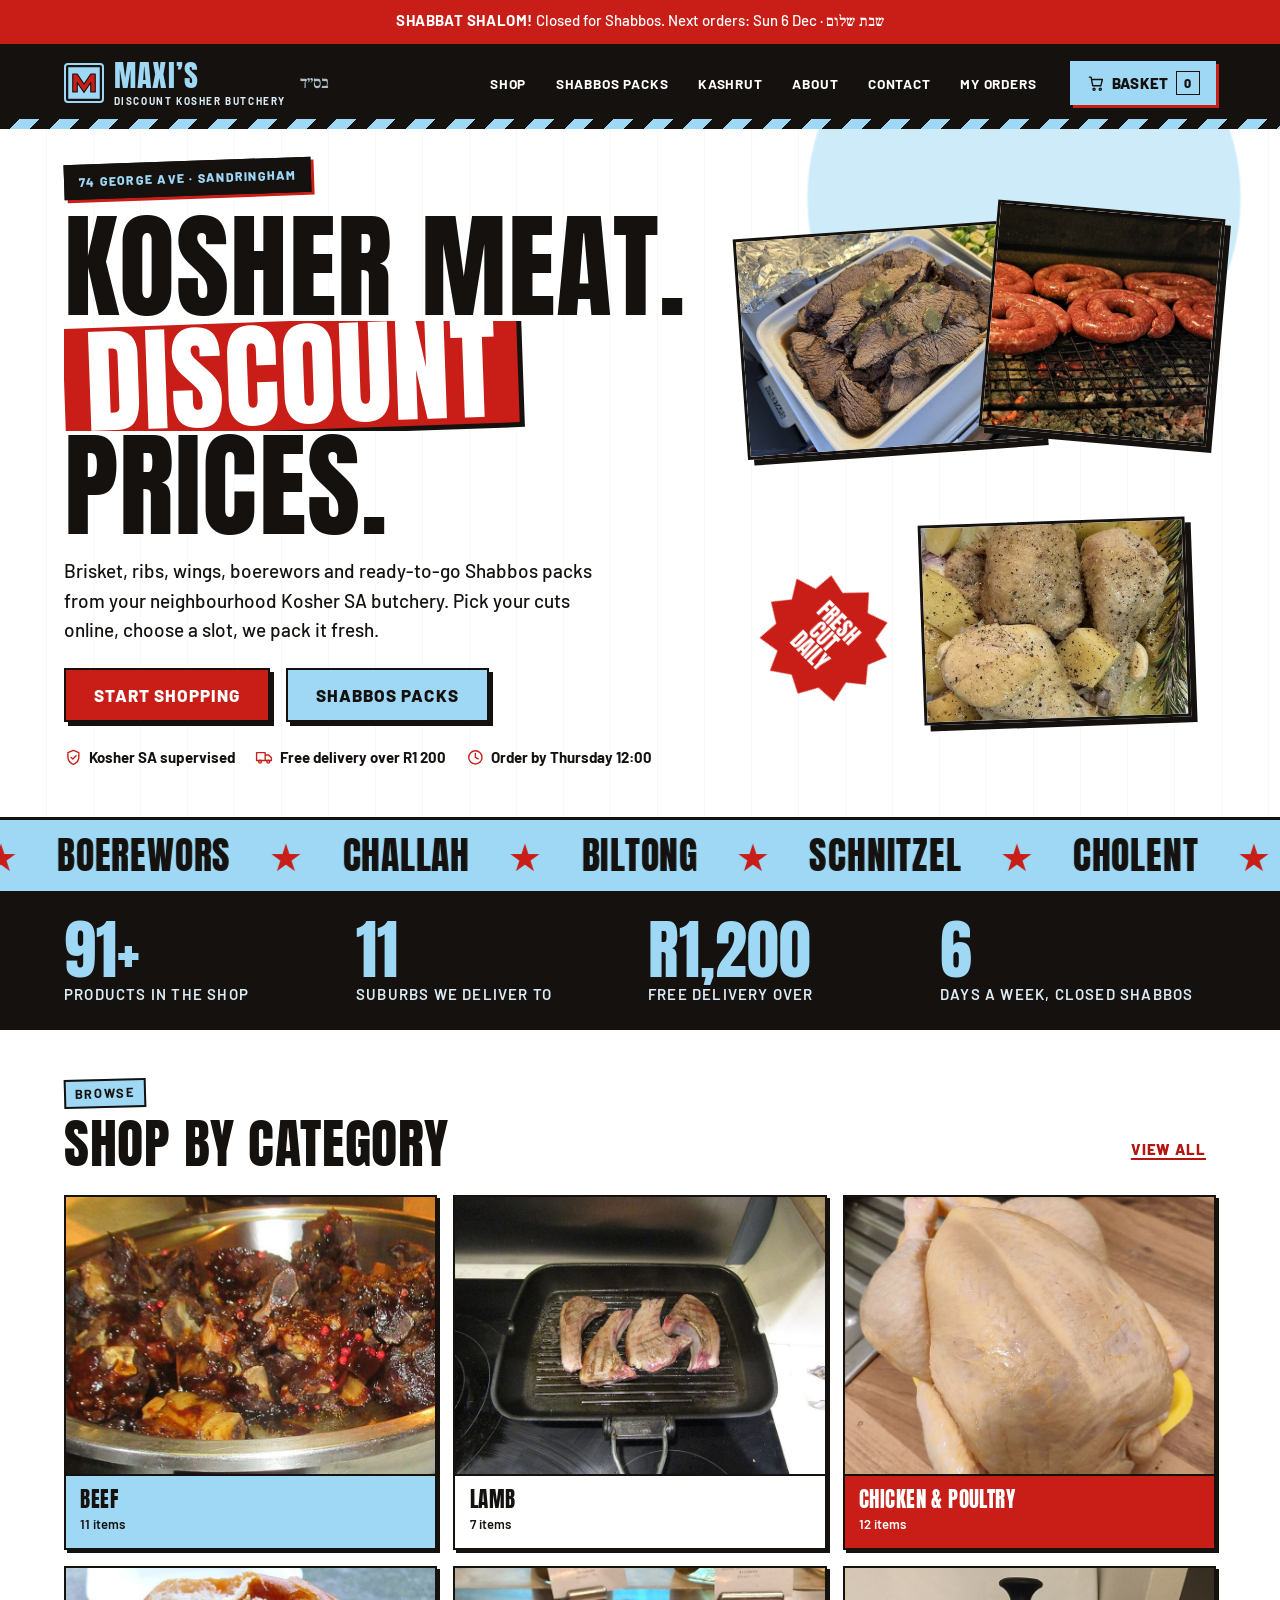
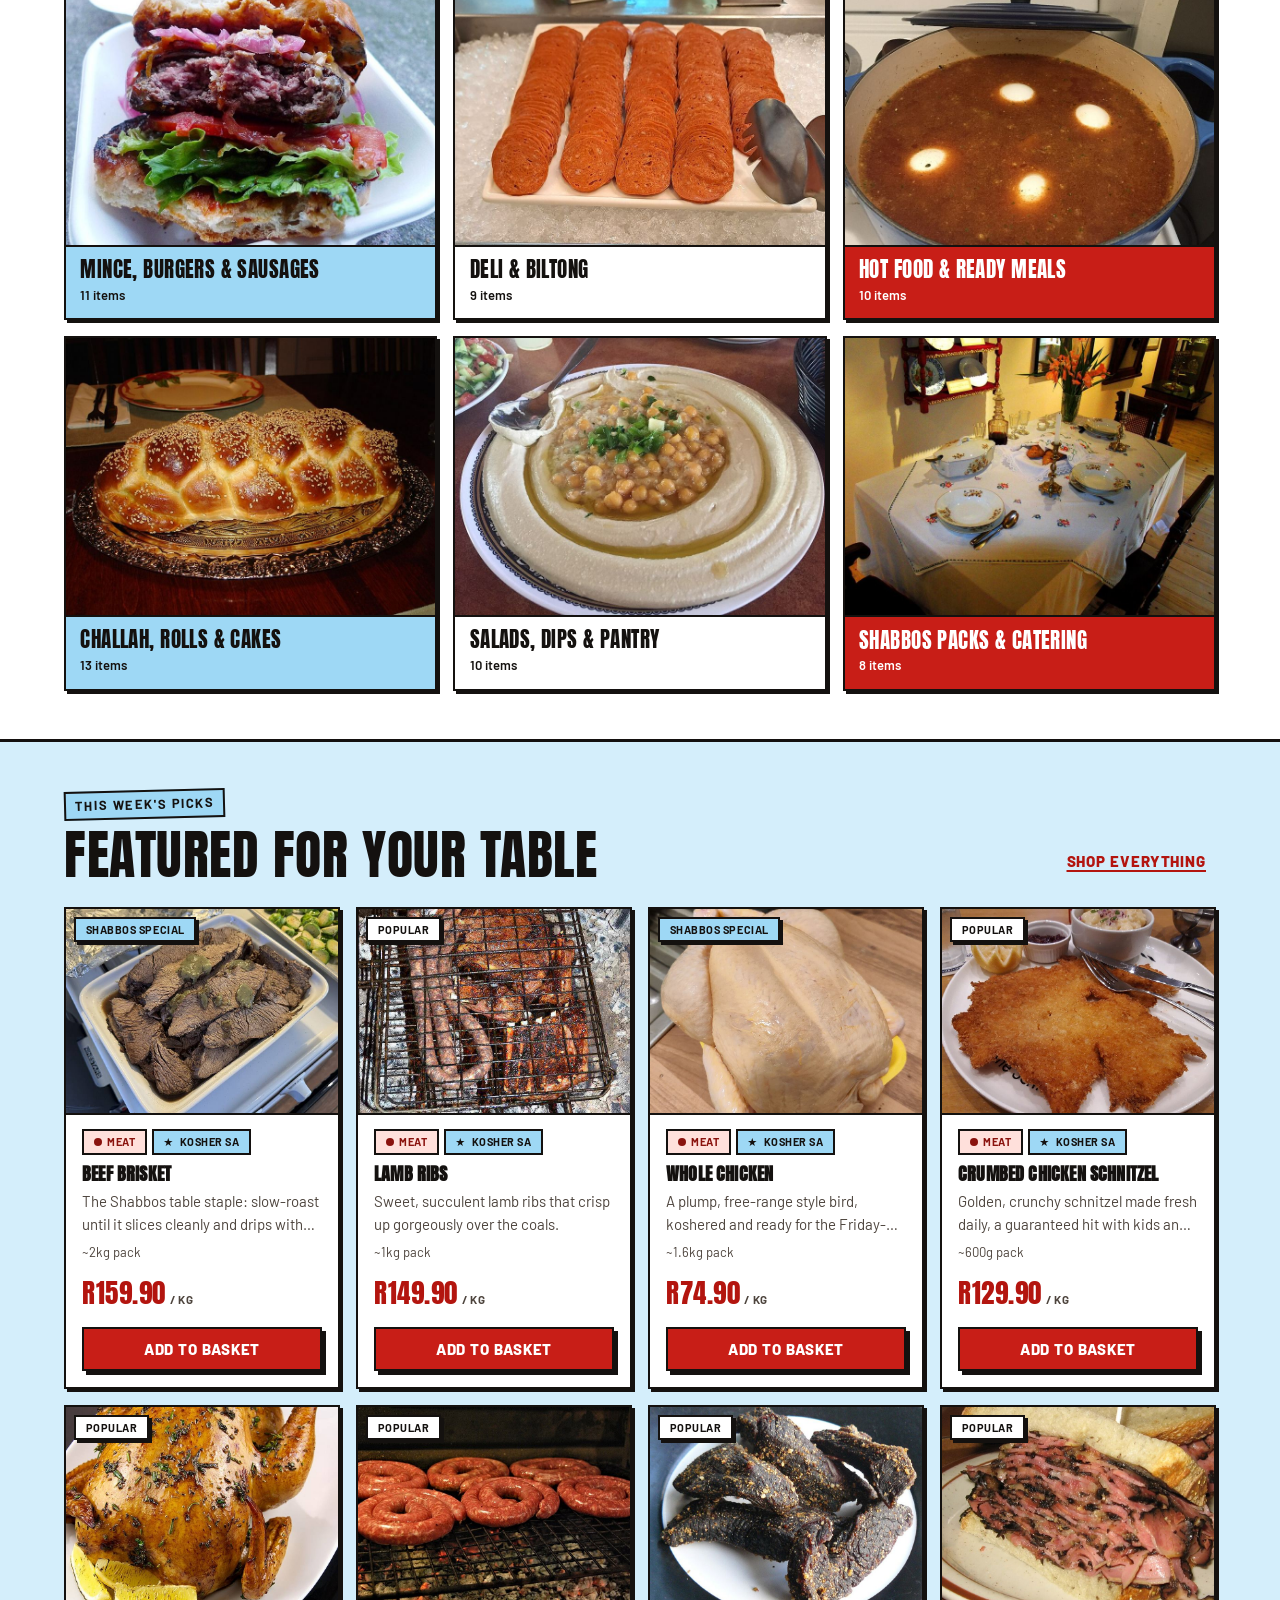
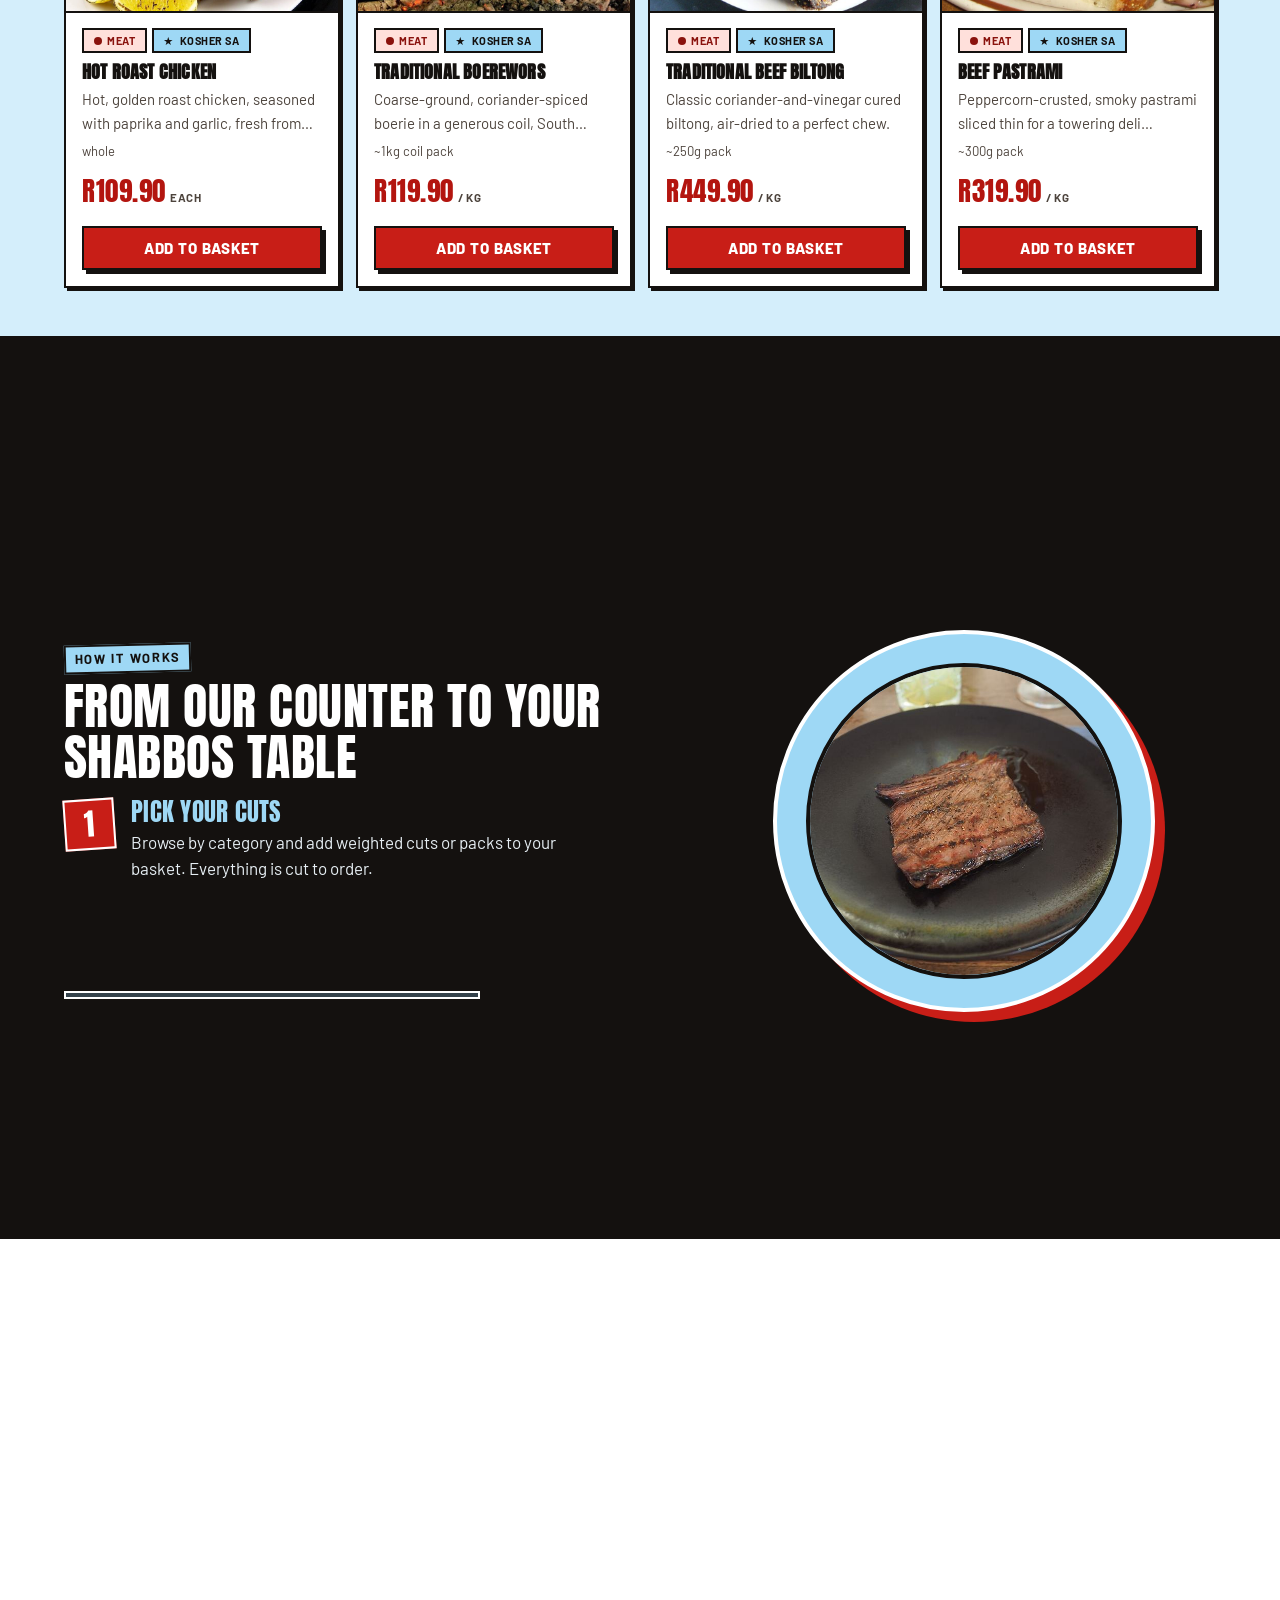
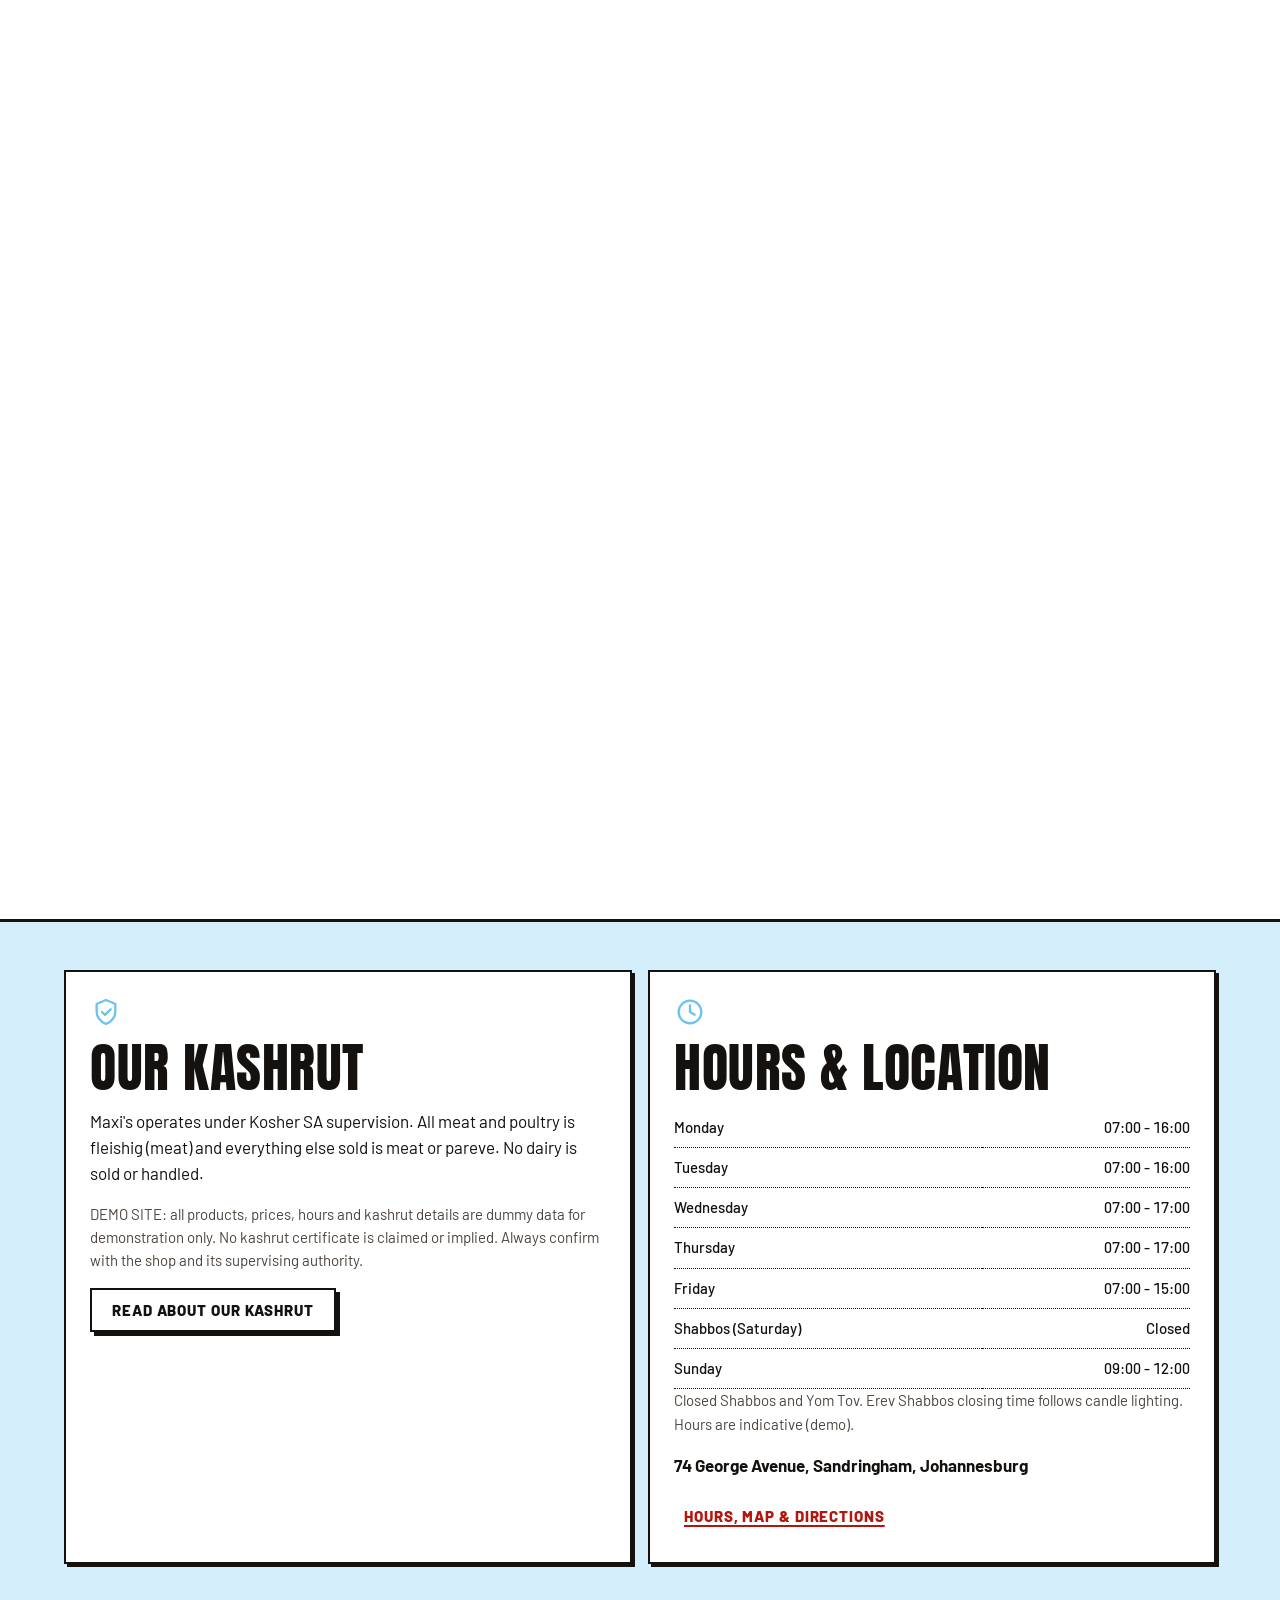
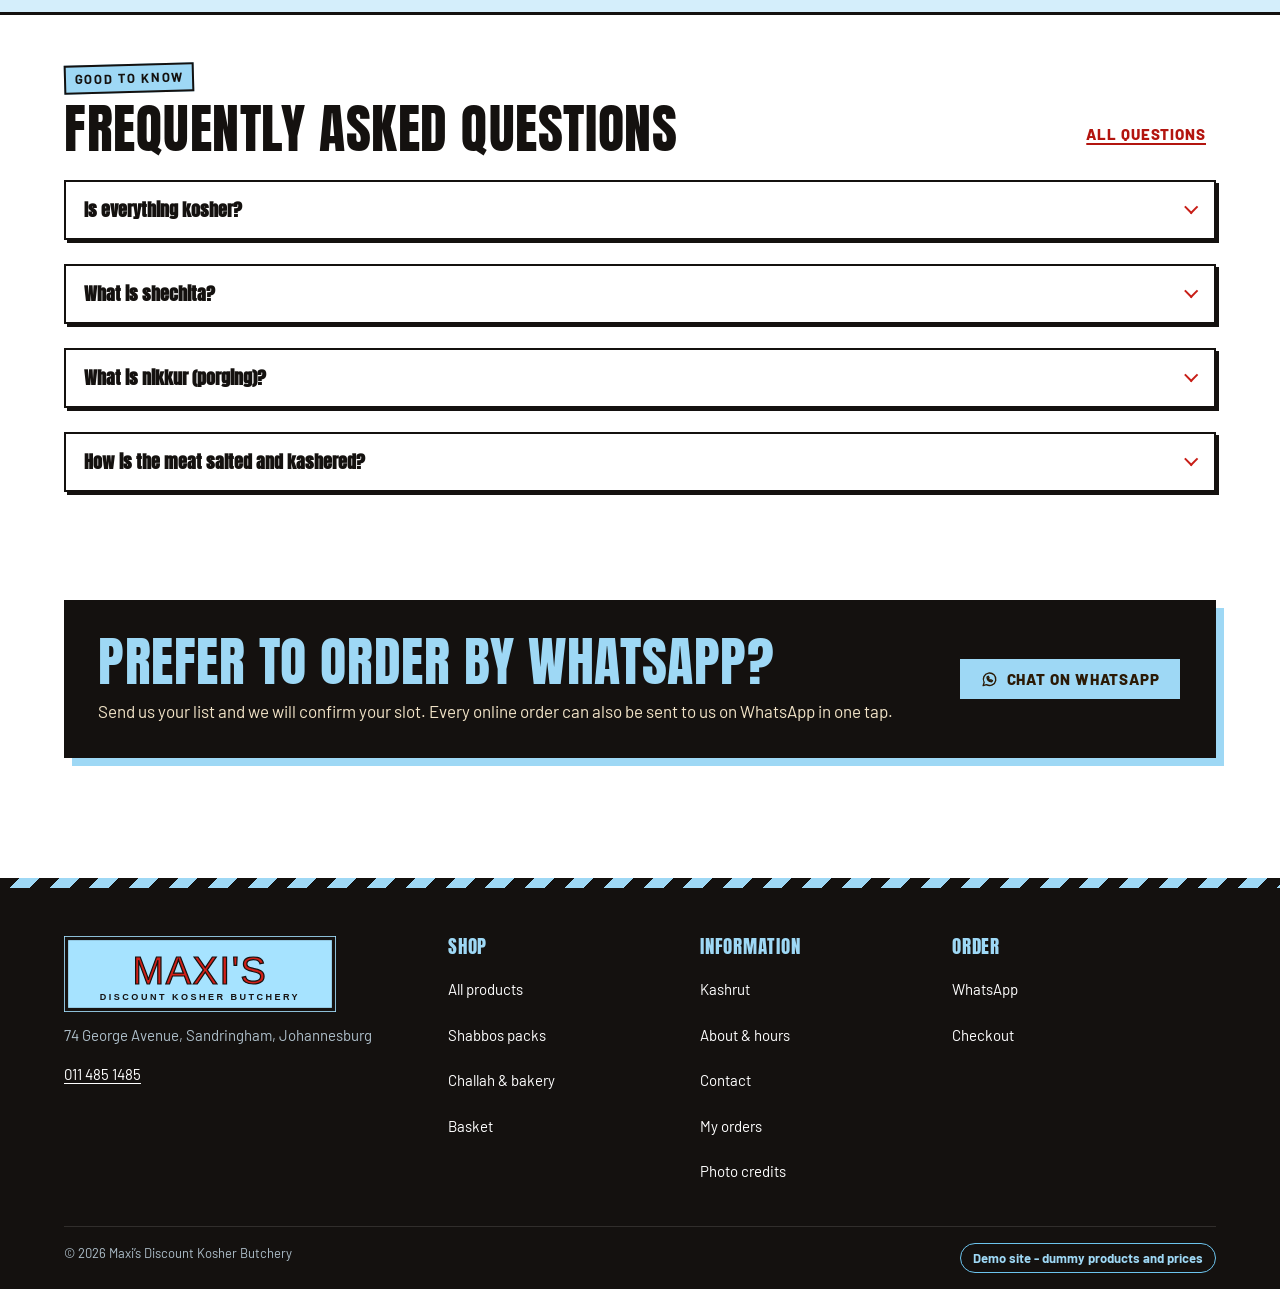
<file: index.html>
<!doctype html>
<html lang="en-ZA">
<head>
<meta charset="utf-8">
<meta name="viewport" content="width=device-width, initial-scale=1">
<title>Maxi's Discount Kosher Butchery - Sandringham, Johannesburg</title>
<meta name="description" content="Maxi's Discount Kosher Butchery on George Avenue, Sandringham. Kosher SA supervised beef, lamb, chicken, deli and Shabbos packs at discount prices. Demo site.">
<meta name="robots" content="index,follow">
<meta name="color-scheme" content="light">
<meta name="theme-color" content="#14110F">
<meta property="og:type" content="website">
<meta property="og:site_name" content="Maxi's Discount Kosher Butchery">
<meta property="og:title" content="Maxi's Discount Kosher Butchery">
<meta property="og:description" content="Kosher meat at discount prices from Sandringham, Johannesburg. Demo site.">
<meta property="og:image" content="assets/photos/shabbos-box.jpg">
<meta property="og:locale" content="en_ZA">
<meta name="twitter:card" content="summary">
<link rel="icon" href="assets/favicon.svg" type="image/svg+xml">
<link rel="manifest" href="manifest.webmanifest">
<link rel="preconnect" href="https://fonts.googleapis.com">
<link rel="preconnect" href="https://fonts.gstatic.com" crossorigin>
<link href="https://fonts.googleapis.com/css2?family=Anton&family=Barlow:wght@400;500;600;700&family=Frank+Ruhl+Libre:wght@500;700&display=swap" rel="stylesheet">
<link rel="stylesheet" href="css/tokens.css">
<link rel="stylesheet" href="css/base.css">
<link rel="stylesheet" href="css/components.css">
<link rel="stylesheet" href="css/pages.css">
<link rel="stylesheet" href="css/engineer.css">
<link rel="stylesheet" href="css/maxis.css">
<script type="application/ld+json">{"@context":"https://schema.org","@type":["Store","LocalBusiness"],"name":"Maxi's Discount Kosher Butchery","description":"Kosher SA supervised discount butchery in Sandringham, Johannesburg. DEMO site with dummy data.","url":"https://gavmag2025.github.io/maxis/","telephone":"+27114851485","priceRange":"R-RR","image":"https://gavmag2025.github.io/maxis/assets/logo.svg","servesCuisine":"Kosher","address":{"@type":"PostalAddress","streetAddress":"74 George Avenue","addressLocality":"Sandringham, Johannesburg","addressRegion":"Gauteng","addressCountry":"ZA"},"areaServed":["Sandringham","Linksfield","Glenhazel","Highlands North","Raedene","Orchards","Sydenham","Savoy Estate","Norwood","Waverley","Observatory"]}</script>
</head>
<body data-page="home">
<a class="skip-link" href="#main">Skip to content</a>
<div data-site-header></div>
<main id="main">

<section class="mx-hero"><div class="container mx-hero__inner">
  <div class="mx-hero__copy">
    <span class="mx-sticker mx-sticker--ink" data-fx="rise">74 George Ave &middot; Sandringham</span>
    <h1 class="mx-hero__title" data-split><span>Kosher meat.</span> <span class="mx-mark">Discount</span> <span>prices.</span></h1>
    <p class="mx-hero__lead" data-fx="rise">Brisket, ribs, wings, boerewors and ready-to-go Shabbos packs from your neighbourhood Kosher SA butchery. Pick your cuts online, choose a slot, we pack it fresh.</p>
    <div class="mx-hero__cta" data-fx="rise"><a class="btn btn--primary btn--lg" data-magnet href="shop.html">Start shopping</a><a class="btn btn--gold btn--lg" data-magnet href="shop.html?cat=shabbos-packs">Shabbos packs</a></div>
    <ul class="mx-hero__facts" data-fx="rise"><li><svg class="icon" aria-hidden="true"><use href="assets/icons.svg#shield"/></svg>Kosher SA supervised</li><li><svg class="icon" aria-hidden="true"><use href="assets/icons.svg#truck"/></svg>Free delivery over R1&nbsp;200</li><li><svg class="icon" aria-hidden="true"><use href="assets/icons.svg#clock"/></svg>Order by Thursday 12:00</li></ul>
  </div>
  <div class="mx-hero__art" aria-hidden="true">
    <div class="mx-photo mx-photo--a" data-parallax="-30"><img src="assets/photos/brisket.jpg" onerror="this.onerror=null;this.src='assets/art/brisket.svg'" alt="" width="600" height="450"></div>
    <div class="mx-photo mx-photo--b" data-parallax="40"><img src="assets/photos/boerewors.jpg" onerror="this.onerror=null;this.src='assets/art/boerewors.svg'" alt="" width="600" height="450"></div>
    <div class="mx-photo mx-photo--c" data-parallax="-60"><img src="assets/photos/chicken-pieces.jpg" onerror="this.onerror=null;this.src='assets/art/chicken-pieces.svg'" alt="" width="600" height="450"></div>
    <div class="mx-burst" data-spin><span>Fresh<br>cut<br>daily</span></div>
  </div>
</div></section>

<div class="mx-ticker" aria-hidden="true"><div class="mx-ticker__track" data-marquee>
  <span>Brisket</span><span>Short ribs</span><span>Wings</span><span>Boerewors</span><span>Challah</span><span>Biltong</span><span>Schnitzel</span><span>Cholent</span><span>Shabbos packs</span><span>Droewors</span>
</div></div>

<section class="mx-stats" aria-label="Maxi's at a glance"><ul class="mx-stats__list">
  <li><strong><span data-countup data-from="products">0</span>+</strong><span>products in the shop</span></li>
  <li><strong><span data-countup data-from="zones">0</span></strong><span>suburbs we deliver to</span></li>
  <li><strong>R<span data-countup data-from="free">0</span></strong><span>free delivery over</span></li>
  <li><strong><span data-countup data-to="6">0</span></strong><span>days a week, closed Shabbos</span></li></ul></section>

<section class="section"><div class="container">
  <div class="sec-head"><div><span class="eyebrow">Browse</span><h2 data-split>Shop by category</h2></div><a class="btn btn--text" href="shop.html">View all</a></div>
  <ul class="cat-grid" data-bind="categories" data-stagger></ul></div></section>

<section class="section section--alt"><div class="container">
  <div class="sec-head"><div><span class="eyebrow">This week's picks</span><h2 data-split>Featured for your table</h2></div><a class="btn btn--text" href="shop.html">Shop everything</a></div>
  <ul class="product-grid" data-bind="featured" data-limit="8" data-stagger></ul></div></section>

<section class="mx-scene" aria-labelledby="scene-title">
  <div class="mx-scene__inner container">
    <div class="mx-scene__text">
      <span class="eyebrow">How it works</span>
      <h2 id="scene-title">From our counter to your Shabbos table</h2>
      <ol class="mx-scene__chapters">
        <li class="mx-ch"><span class="mx-ch__n">1</span><h3>Pick your cuts</h3><p>Browse by category and add weighted cuts or packs to your basket. Everything is cut to order.</p></li>
        <li class="mx-ch"><span class="mx-ch__n">2</span><h3>Choose a slot</h3><p>Delivery or collection, any day except Shabbos and Yom Tov. Friday orders close Thursday 12:00.</p></li>
        <li class="mx-ch"><span class="mx-ch__n">3</span><h3>Send on WhatsApp</h3><p>We open WhatsApp with your order filled in. We confirm the final weight and total with you.</p></li>
        <li class="mx-ch"><span class="mx-ch__n">4</span><h3>Enjoy at your table</h3><p>Packed fresh and ready before Shabbos. Challah, brisket and all the trimmings.</p></li>
      </ol>
      <div class="mx-scene__progress" aria-hidden="true"><span></span></div>
    </div>
    <div class="mx-scene__plate" aria-hidden="true">
      <div class="mx-scene__disc"></div>
      <img class="mx-shot" src="assets/photos/steak.jpg" onerror="this.onerror=null;this.src='assets/art/steak.svg'" alt="" width="600" height="450" loading="lazy">
      <img class="mx-shot" src="assets/photos/shabbos-box.jpg" onerror="this.onerror=null;this.src='assets/art/shabbos-box.svg'" alt="" width="600" height="450" loading="lazy">
      <img class="mx-shot" src="assets/photos/chicken-whole.jpg" onerror="this.onerror=null;this.src='assets/art/chicken-whole.svg'" alt="" width="600" height="450" loading="lazy">
      <img class="mx-shot" src="assets/photos/challah.jpg" onerror="this.onerror=null;this.src='assets/art/challah.svg'" alt="" width="600" height="450" loading="lazy">
    </div>
  </div>
</section>

<section class="section section--alt"><div class="container"><div class="info-grid info-grid--2">
  <div class="info-card"><svg class="icon" aria-hidden="true"><use href="assets/icons.svg#shield"/></svg><h2>Our kashrut</h2><p data-text="kashrut.statement"></p><p class="text-sm muted" data-text="kashrut.disclaimer"></p><a class="btn btn--secondary" href="kashrut.html">Read about our kashrut</a></div>
  <div class="info-card"><svg class="icon" aria-hidden="true"><use href="assets/icons.svg#clock"/></svg><h2>Hours &amp; location</h2><div data-bind="hours"></div><p><strong data-text="shop.address"></strong></p><a class="btn btn--text" href="about.html">Hours, map &amp; directions</a></div></div></div></section>

<section class="section"><div class="container"><div class="sec-head"><div><span class="eyebrow">Good to know</span><h2 data-split>Frequently asked questions</h2></div><a class="btn btn--text" href="kashrut.html#faq">All questions</a></div>
  <div class="faq" data-bind="faq" data-limit="4"></div></div></section>

<section class="section"><div class="container"><div class="callout"><div><h2>Prefer to order by WhatsApp?</h2><p>Send us your list and we will confirm your slot. Every online order can also be sent to us on WhatsApp in one tap.</p></div><a class="btn" data-magnet data-link="wa" href="#" rel="noopener"><svg class="icon" aria-hidden="true"><use href="assets/icons.svg#whatsapp"/></svg> Chat on WhatsApp</a></div></div></section>
</main>
<div data-site-footer></div>
<noscript><p class="container" style="padding:1rem 0">This shop needs JavaScript to show products and your basket. You can still call us on 011 485 1485 or message us on WhatsApp.</p></noscript>
<script src="data/config.js" defer></script>
<script src="data/products.js" defer></script>
<script src="js/format.js" defer></script>
<script src="js/catalog.js" defer></script>
<script src="js/rules.js" defer></script>
<script src="js/store.js" defer></script>
<script src="js/ui.js" defer></script>
<script src="js/content.js" defer></script>
<script src="vendor/gsap.min.js" defer></script>
<script src="vendor/ScrollTrigger.min.js" defer></script>
<script src="vendor/SplitText.min.js" defer></script>
<script src="vendor/lenis.min.js" defer></script>
<script src="js/fx.js" defer></script>
</body>
</html>
</file>
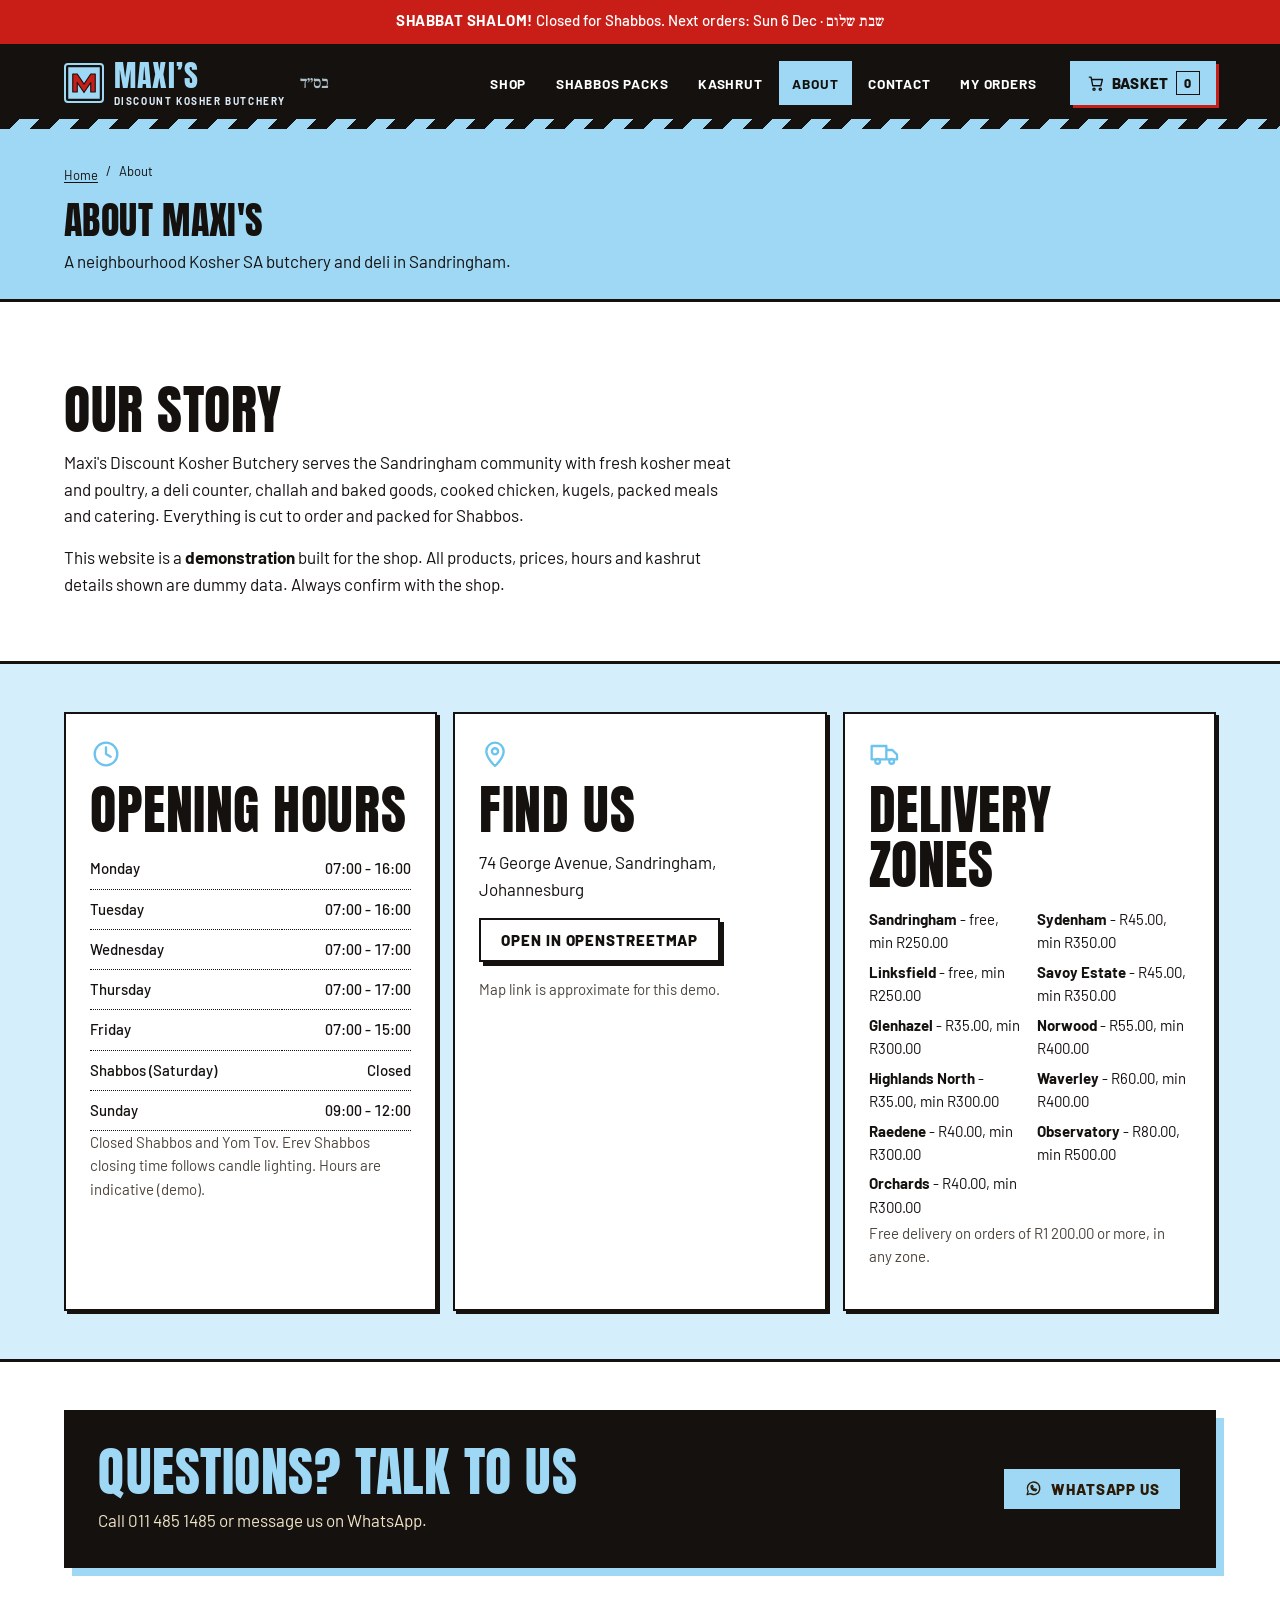
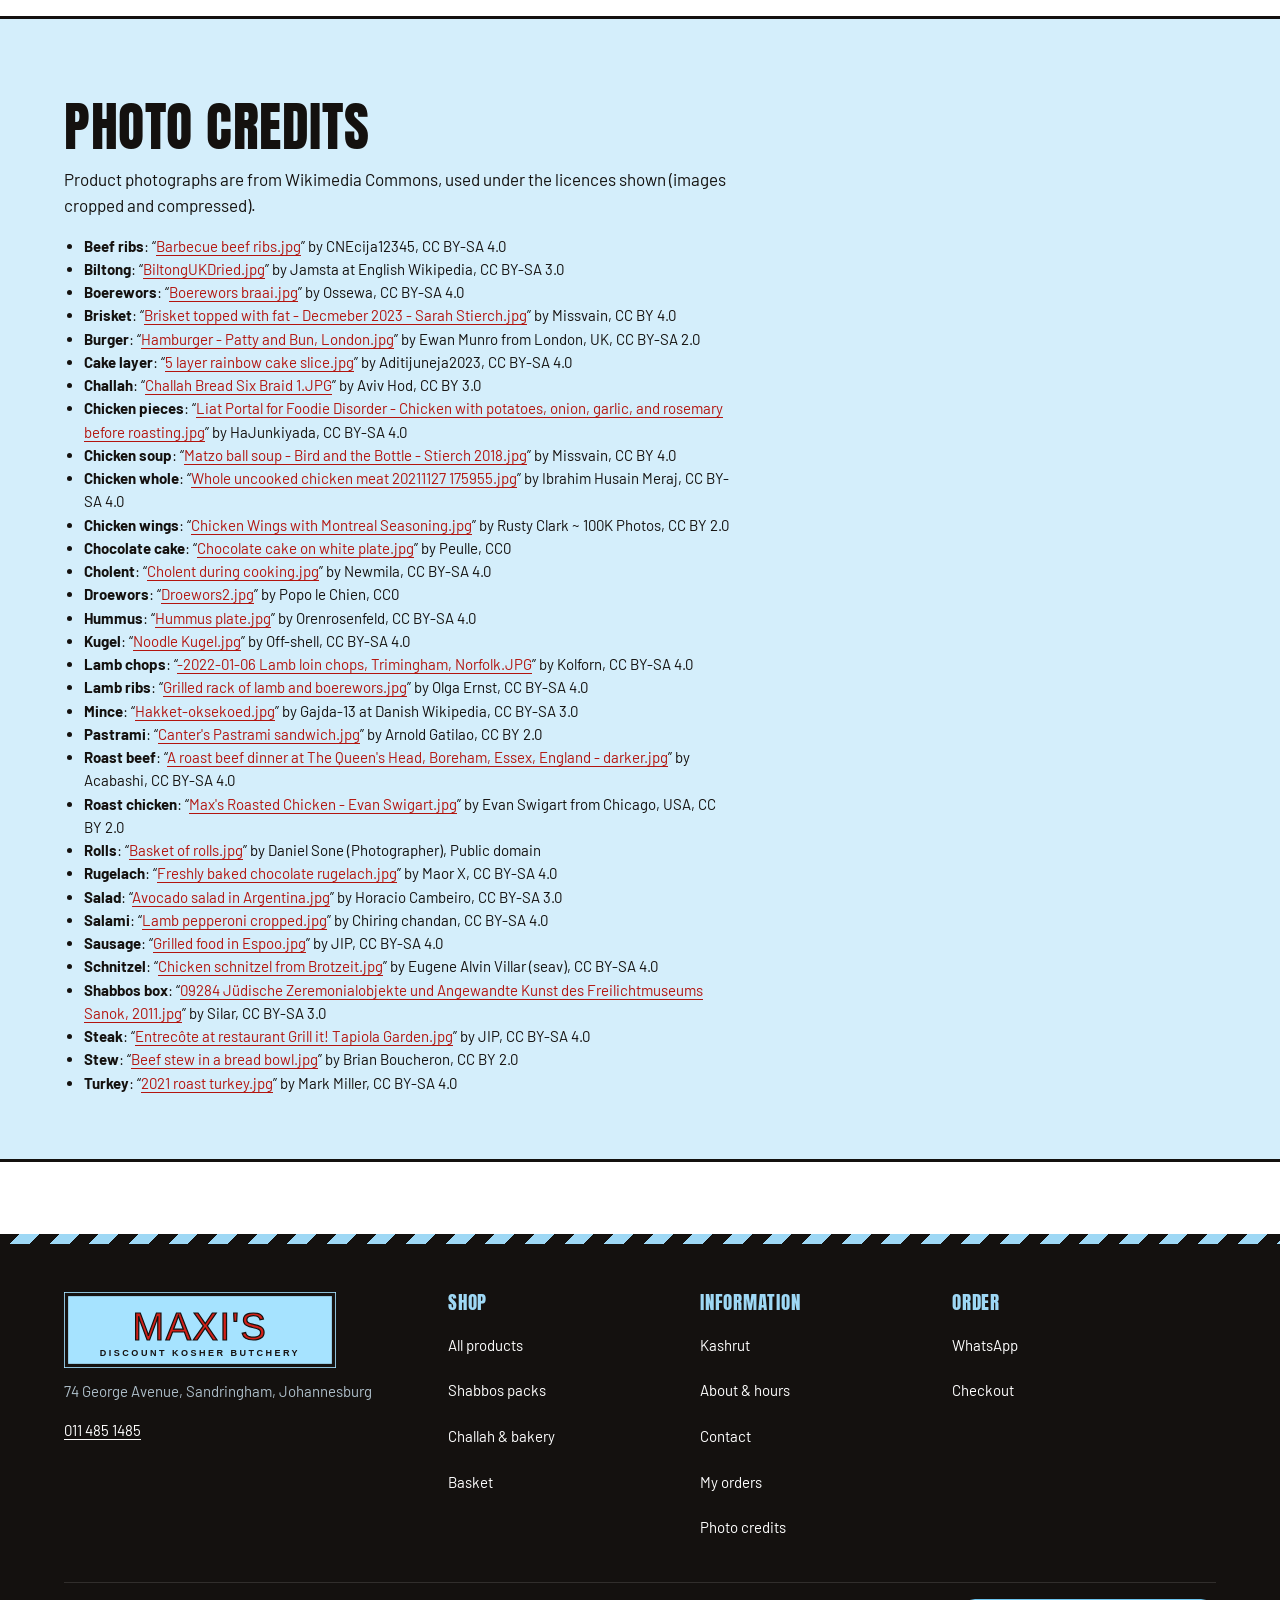
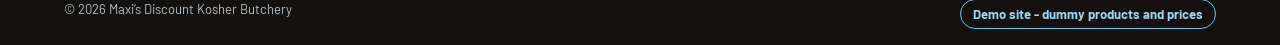
<file: about.html>
<!doctype html>
<html lang="en-ZA">
<head>
<meta charset="utf-8">
<meta name="viewport" content="width=device-width, initial-scale=1">
<title>About &amp; hours - Maxi's Discount Kosher Butchery</title>
<meta name="description" content="About Maxi's Discount Kosher Butchery in Sandringham, Johannesburg: our story, opening hours, delivery zones and how to find us.">
<meta name="robots" content="index,follow">
<meta name="color-scheme" content="light">
<meta name="theme-color" content="#14110F">
<meta property="og:type" content="website">
<meta property="og:site_name" content="Maxi's Discount Kosher Butchery">
<meta property="og:title" content="About &amp; hours - Maxi's Discount Kosher Butchery">
<meta property="og:description" content="About Maxi's Discount Kosher Butchery in Sandringham, Johannesburg: our story, opening hours, delivery zones and how to find us.">
<meta property="og:image" content="assets/photos/shabbos-box.jpg">
<meta property="og:locale" content="en_ZA">
<meta name="twitter:card" content="summary">
<link rel="icon" href="assets/favicon.svg" type="image/svg+xml">
<link rel="manifest" href="manifest.webmanifest">
<link rel="preconnect" href="https://fonts.googleapis.com">
<link rel="preconnect" href="https://fonts.gstatic.com" crossorigin>
<link href="https://fonts.googleapis.com/css2?family=Anton&family=Barlow:wght@400;500;600;700&family=Frank+Ruhl+Libre:wght@500;700&display=swap" rel="stylesheet">
<link rel="stylesheet" href="css/tokens.css">
<link rel="stylesheet" href="css/base.css">
<link rel="stylesheet" href="css/components.css">
<link rel="stylesheet" href="css/pages.css">
<link rel="stylesheet" href="css/engineer.css">
<link rel="stylesheet" href="css/maxis.css">
<script type="application/ld+json">{"@context":"https://schema.org","@type":["Store","LocalBusiness"],"name":"Maxi's Discount Kosher Butchery","description":"Kosher SA Butchery & Deli in Sandringham, Johannesburg. DEMO site with dummy data.","url":"https://gavmag2025.github.io/maxis/","telephone":"+27114851485","priceRange":"R-RRR","image":"https://gavmag2025.github.io/maxis/assets/logo.svg","servesCuisine":"Kosher","address":{"@type":"PostalAddress","streetAddress":"3 Birt Street (cnr George Avenue), Raedene Estate","addressLocality":"Glenhazel, Johannesburg","addressRegion":"Gauteng","addressCountry":"ZA"},"openingHoursSpecification":[{"@type":"OpeningHoursSpecification","dayOfWeek":"Sunday","opens":"08:00","closes":"13:00"},{"@type":"OpeningHoursSpecification","dayOfWeek":"Monday","opens":"07:30","closes":"17:30"},{"@type":"OpeningHoursSpecification","dayOfWeek":"Tuesday","opens":"07:30","closes":"17:30"},{"@type":"OpeningHoursSpecification","dayOfWeek":"Wednesday","opens":"07:30","closes":"17:30"},{"@type":"OpeningHoursSpecification","dayOfWeek":"Thursday","opens":"07:30","closes":"17:30"},{"@type":"OpeningHoursSpecification","dayOfWeek":"Friday","opens":"07:30","closes":"13:30"}],"areaServed":["Glenhazel","Raedene","Sydenham","Highlands North","Savoy Estate","Sandringham","Orchards","Norwood","Waverley","Observatory"]}</script>
</head>
<body data-page="about">
<a class="skip-link" href="#main">Skip to content</a>
<div data-site-header></div>
<main id="main">

<section class="page-head"><div class="container"><nav aria-label="Breadcrumb"><ol class="breadcrumb"><li><a href="index.html">Home</a></li><li aria-current="page">About</li></ol></nav><h1>About Maxi's</h1><p>A neighbourhood Kosher SA butchery and deli in Sandringham.</p></div></section>
<section class="section"><div class="container"><div class="prose">
<h2>Our story</h2><p>Maxi's Discount Kosher Butchery serves the Sandringham community with fresh kosher meat and poultry, a deli counter, challah and baked goods, cooked chicken, kugels, packed meals and catering. Everything is cut to order and packed for Shabbos.</p>
<p>This website is a <strong>demonstration</strong> built for the shop. All products, prices, hours and kashrut details shown are dummy data. Always confirm with the shop.</p></div></div></section>
<section class="section section--alt"><div class="container"><div class="info-grid">
  <div class="info-card"><svg class="icon" aria-hidden="true"><use href="assets/icons.svg#clock"/></svg><h2>Opening hours</h2><div data-bind="hours"></div></div>
  <div class="info-card"><svg class="icon" aria-hidden="true"><use href="assets/icons.svg#pin"/></svg><h2>Find us</h2><address style="font-style:normal"><p data-text="shop.address"></p></address><p><a class="btn btn--secondary" href="https://www.openstreetmap.org/?mlat=-26.1357&mlon=28.1000#map=17/-26.1357/28.1000" target="_blank" rel="noopener">Open in OpenStreetMap</a></p><p class="text-sm muted">Map link is approximate for this demo.</p></div>
  <div class="info-card"><svg class="icon" aria-hidden="true"><use href="assets/icons.svg#truck"/></svg><h2>Delivery zones</h2><div data-bind="zones"></div></div></div></div></section>
<section class="section"><div class="container"><div class="callout"><div><h2>Questions? Talk to us</h2><p>Call <span data-text="shop.phoneDisplay"></span> or message us on WhatsApp.</p></div><a class="btn" data-link="wa" href="#" rel="noopener"><svg class="icon" aria-hidden="true"><use href="assets/icons.svg#whatsapp"/></svg> WhatsApp us</a></div></div></section>
<section class="section section--alt" id="photo-credits"><div class="container"><div class="prose"><h2>Photo credits</h2><p>Product photographs are from Wikimedia Commons, used under the licences shown (images cropped and compressed).</p><ul class="text-sm">
<li><strong>Beef ribs</strong>: &ldquo;<a href="https://commons.wikimedia.org/wiki/File:Barbecue_beef_ribs.jpg" rel="noopener">Barbecue beef ribs.jpg</a>&rdquo; by CNEcija12345, CC BY-SA 4.0</li>
<li><strong>Biltong</strong>: &ldquo;<a href="https://commons.wikimedia.org/wiki/File:BiltongUKDried.jpg" rel="noopener">BiltongUKDried.jpg</a>&rdquo; by Jamsta at English Wikipedia, CC BY-SA 3.0</li>
<li><strong>Boerewors</strong>: &ldquo;<a href="https://commons.wikimedia.org/wiki/File:Boerewors_braai.jpg" rel="noopener">Boerewors braai.jpg</a>&rdquo; by Ossewa, CC BY-SA 4.0</li>
<li><strong>Brisket</strong>: &ldquo;<a href="https://commons.wikimedia.org/wiki/File:Brisket_topped_with_fat_-_Decmeber_2023_-_Sarah_Stierch.jpg" rel="noopener">Brisket topped with fat - Decmeber 2023 - Sarah Stierch.jpg</a>&rdquo; by Missvain, CC BY 4.0</li>
<li><strong>Burger</strong>: &ldquo;<a href="https://commons.wikimedia.org/wiki/File:Hamburger_-_Patty_and_Bun,_London.jpg" rel="noopener">Hamburger - Patty and Bun, London.jpg</a>&rdquo; by Ewan Munro from London, UK, CC BY-SA 2.0</li>
<li><strong>Cake layer</strong>: &ldquo;<a href="https://commons.wikimedia.org/wiki/File:5_layer_rainbow_cake_slice.jpg" rel="noopener">5 layer rainbow cake slice.jpg</a>&rdquo; by Aditijuneja2023, CC BY-SA 4.0</li>
<li><strong>Challah</strong>: &ldquo;<a href="https://commons.wikimedia.org/wiki/File:Challah_Bread_Six_Braid_1.JPG" rel="noopener">Challah Bread Six Braid 1.JPG</a>&rdquo; by Aviv Hod, CC BY 3.0</li>
<li><strong>Chicken pieces</strong>: &ldquo;<a href="https://commons.wikimedia.org/wiki/File:Liat_Portal_for_Foodie_Disorder_-_Chicken_with_potatoes,_onion,_garlic,_and_rosemary_before_roasting.jpg" rel="noopener">Liat Portal for Foodie Disorder - Chicken with potatoes, onion, garlic, and rosemary before roasting.jpg</a>&rdquo; by HaJunkiyada, CC BY-SA 4.0</li>
<li><strong>Chicken soup</strong>: &ldquo;<a href="https://commons.wikimedia.org/wiki/File:Matzo_ball_soup_-_Bird_and_the_Bottle_-_Stierch_2018.jpg" rel="noopener">Matzo ball soup - Bird and the Bottle - Stierch 2018.jpg</a>&rdquo; by Missvain, CC BY 4.0</li>
<li><strong>Chicken whole</strong>: &ldquo;<a href="https://commons.wikimedia.org/wiki/File:Whole_uncooked_chicken_meat_20211127_175955.jpg" rel="noopener">Whole uncooked chicken meat 20211127 175955.jpg</a>&rdquo; by Ibrahim Husain Meraj, CC BY-SA 4.0</li>
<li><strong>Chicken wings</strong>: &ldquo;<a href="https://commons.wikimedia.org/wiki/File:Chicken_Wings_with_Montreal_Seasoning.jpg" rel="noopener">Chicken Wings with Montreal Seasoning.jpg</a>&rdquo; by Rusty Clark ~ 100K Photos, CC BY 2.0</li>
<li><strong>Chocolate cake</strong>: &ldquo;<a href="https://commons.wikimedia.org/wiki/File:Chocolate_cake_on_white_plate.jpg" rel="noopener">Chocolate cake on white plate.jpg</a>&rdquo; by Peulle, CC0</li>
<li><strong>Cholent</strong>: &ldquo;<a href="https://commons.wikimedia.org/wiki/File:Cholent_during_cooking.jpg" rel="noopener">Cholent during cooking.jpg</a>&rdquo; by Newmila, CC BY-SA 4.0</li>
<li><strong>Droewors</strong>: &ldquo;<a href="https://commons.wikimedia.org/wiki/File:Droewors2.jpg" rel="noopener">Droewors2.jpg</a>&rdquo; by Popo le Chien, CC0</li>
<li><strong>Hummus</strong>: &ldquo;<a href="https://commons.wikimedia.org/wiki/File:Hummus_plate.jpg" rel="noopener">Hummus plate.jpg</a>&rdquo; by Orenrosenfeld, CC BY-SA 4.0</li>
<li><strong>Kugel</strong>: &ldquo;<a href="https://commons.wikimedia.org/wiki/File:Noodle_Kugel.jpg" rel="noopener">Noodle Kugel.jpg</a>&rdquo; by Off-shell, CC BY-SA 4.0</li>
<li><strong>Lamb chops</strong>: &ldquo;<a href="https://commons.wikimedia.org/wiki/File:-2022-01-06_Lamb_loin_chops,_Trimingham,_Norfolk.JPG" rel="noopener">-2022-01-06 Lamb loin chops, Trimingham, Norfolk.JPG</a>&rdquo; by Kolforn, CC BY-SA 4.0</li>
<li><strong>Lamb ribs</strong>: &ldquo;<a href="https://commons.wikimedia.org/wiki/File:Grilled_rack_of_lamb_and_boerewors.jpg" rel="noopener">Grilled rack of lamb and boerewors.jpg</a>&rdquo; by Olga Ernst, CC BY-SA 4.0</li>
<li><strong>Mince</strong>: &ldquo;<a href="https://commons.wikimedia.org/wiki/File:Hakket-oksekoed.jpg" rel="noopener">Hakket-oksekoed.jpg</a>&rdquo; by Gajda-13 at Danish Wikipedia, CC BY-SA 3.0</li>
<li><strong>Pastrami</strong>: &ldquo;<a href="https://commons.wikimedia.org/wiki/File:Canter%27s_Pastrami_sandwich.jpg" rel="noopener">Canter&#x27;s Pastrami sandwich.jpg</a>&rdquo; by Arnold Gatilao, CC BY 2.0</li>
<li><strong>Roast beef</strong>: &ldquo;<a href="https://commons.wikimedia.org/wiki/File:A_roast_beef_dinner_at_The_Queen%27s_Head,_Boreham,_Essex,_England_-_darker.jpg" rel="noopener">A roast beef dinner at The Queen&#x27;s Head, Boreham, Essex, England - darker.jpg</a>&rdquo; by Acabashi, CC BY-SA 4.0</li>
<li><strong>Roast chicken</strong>: &ldquo;<a href="https://commons.wikimedia.org/wiki/File:Max%27s_Roasted_Chicken_-_Evan_Swigart.jpg" rel="noopener">Max&#x27;s Roasted Chicken - Evan Swigart.jpg</a>&rdquo; by Evan Swigart from Chicago, USA, CC BY 2.0</li>
<li><strong>Rolls</strong>: &ldquo;<a href="https://commons.wikimedia.org/wiki/File:Basket_of_rolls.jpg" rel="noopener">Basket of rolls.jpg</a>&rdquo; by Daniel Sone (Photographer), Public domain</li>
<li><strong>Rugelach</strong>: &ldquo;<a href="https://commons.wikimedia.org/wiki/File:Freshly_baked_chocolate_rugelach.jpg" rel="noopener">Freshly baked chocolate rugelach.jpg</a>&rdquo; by Maor X, CC BY-SA 4.0</li>
<li><strong>Salad</strong>: &ldquo;<a href="https://commons.wikimedia.org/wiki/File:Avocado_salad_in_Argentina.jpg" rel="noopener">Avocado salad in Argentina.jpg</a>&rdquo; by Horacio Cambeiro, CC BY-SA 3.0</li>
<li><strong>Salami</strong>: &ldquo;<a href="https://commons.wikimedia.org/wiki/File:Lamb_pepperoni_cropped.jpg" rel="noopener">Lamb pepperoni cropped.jpg</a>&rdquo; by Chiring chandan, CC BY-SA 4.0</li>
<li><strong>Sausage</strong>: &ldquo;<a href="https://commons.wikimedia.org/wiki/File:Grilled_food_in_Espoo.jpg" rel="noopener">Grilled food in Espoo.jpg</a>&rdquo; by JIP, CC BY-SA 4.0</li>
<li><strong>Schnitzel</strong>: &ldquo;<a href="https://commons.wikimedia.org/wiki/File:Chicken_schnitzel_from_Brotzeit.jpg" rel="noopener">Chicken schnitzel from Brotzeit.jpg</a>&rdquo; by Eugene Alvin Villar (seav), CC BY-SA 4.0</li>
<li><strong>Shabbos box</strong>: &ldquo;<a href="https://commons.wikimedia.org/wiki/File:09284_J%C3%BCdische_Zeremonialobjekte_und_Angewandte_Kunst_des_Freilichtmuseums_Sanok,_2011.jpg" rel="noopener">09284 Jüdische Zeremonialobjekte und Angewandte Kunst des Freilichtmuseums Sanok, 2011.jpg</a>&rdquo; by Silar, CC BY-SA 3.0</li>
<li><strong>Steak</strong>: &ldquo;<a href="https://commons.wikimedia.org/wiki/File:Entrec%C3%B4te_at_restaurant_Grill_it!_Tapiola_Garden.jpg" rel="noopener">Entrecôte at restaurant Grill it! Tapiola Garden.jpg</a>&rdquo; by JIP, CC BY-SA 4.0</li>
<li><strong>Stew</strong>: &ldquo;<a href="https://commons.wikimedia.org/wiki/File:Beef_stew_in_a_bread_bowl.jpg" rel="noopener">Beef stew in a bread bowl.jpg</a>&rdquo; by Brian Boucheron, CC BY 2.0</li>
<li><strong>Turkey</strong>: &ldquo;<a href="https://commons.wikimedia.org/wiki/File:2021_roast_turkey.jpg" rel="noopener">2021 roast turkey.jpg</a>&rdquo; by Mark Miller, CC BY-SA 4.0</li>
</ul></div></div></section>
</main>
<div data-site-footer></div>
<noscript><p class="container" style="padding:1rem 0">This shop needs JavaScript to show products and your basket. You can still call us on 011 485 1485 or message us on WhatsApp.</p></noscript>
<script src="data/config.js" defer></script>
<script src="data/products.js" defer></script>
<script src="js/format.js" defer></script>
<script src="js/catalog.js" defer></script>
<script src="js/rules.js" defer></script>
<script src="js/store.js" defer></script>
<script src="js/ui.js" defer></script>
<script src="js/content.js" defer></script>
<script src="vendor/gsap.min.js" defer></script>
<script src="vendor/ScrollTrigger.min.js" defer></script>
<script src="vendor/SplitText.min.js" defer></script>
<script src="vendor/lenis.min.js" defer></script>
<script src="js/fx.js" defer></script>
</body>
</html>
</file>
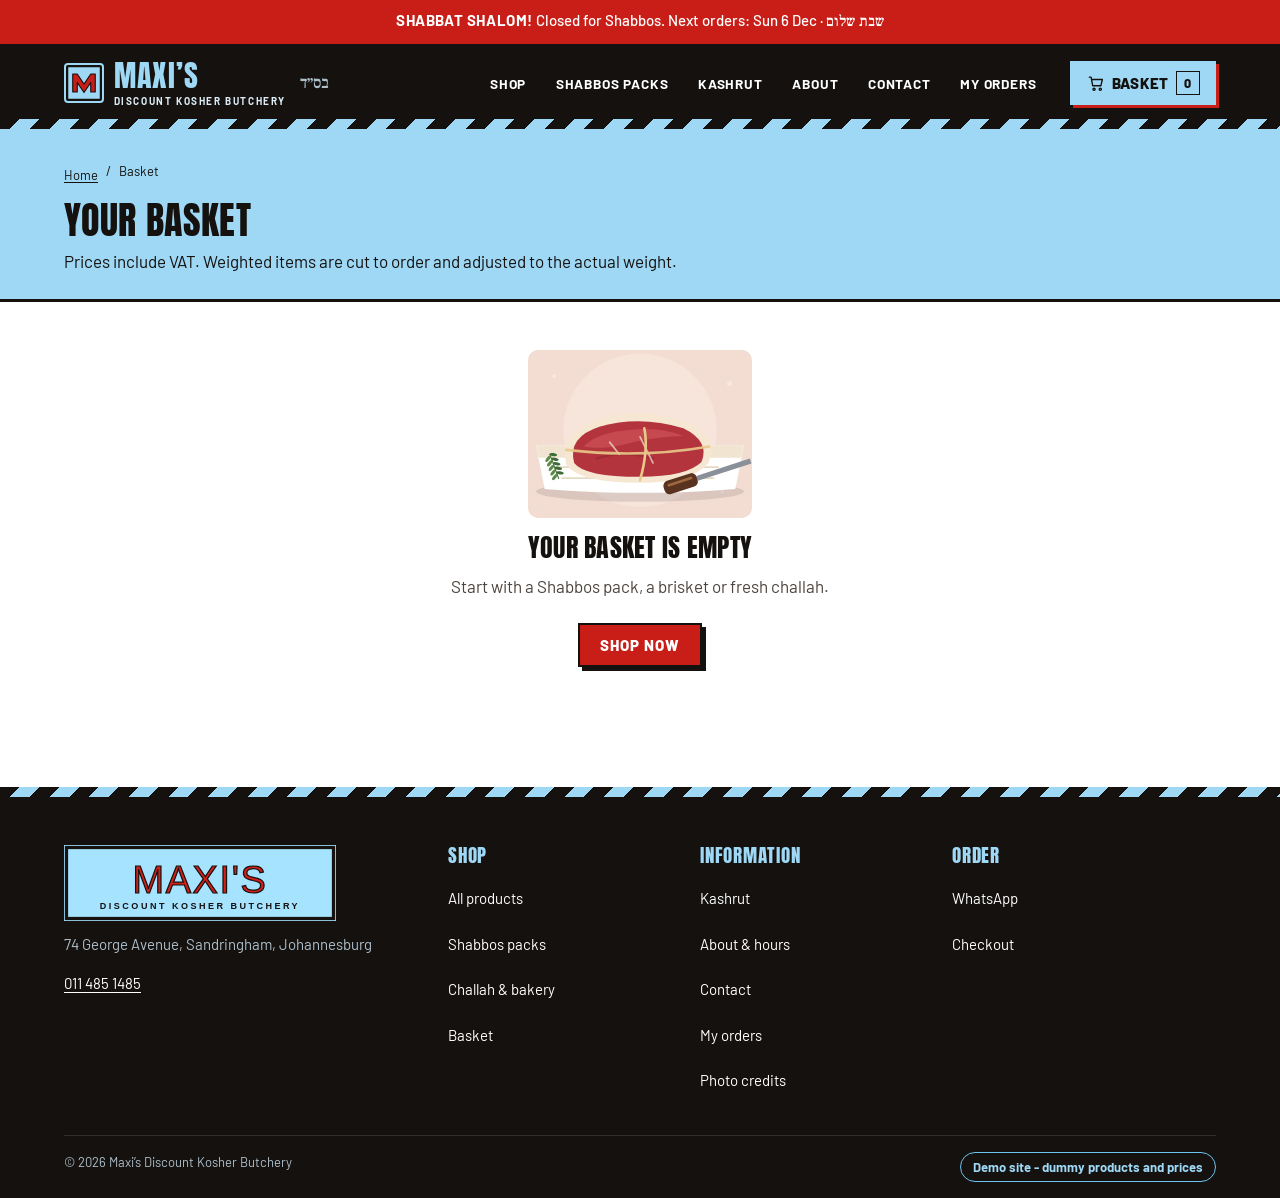
<file: cart.html>
<!doctype html>
<html lang="en-ZA">
<head>
<meta charset="utf-8">
<meta name="viewport" content="width=device-width, initial-scale=1">
<title>Your basket - Maxi's Discount Kosher Butchery</title>
<meta name="description" content="Review your basket, adjust quantities and see your delivery estimate.">
<meta name="robots" content="noindex,follow">
<meta name="color-scheme" content="light">
<meta name="theme-color" content="#14110F">
<meta property="og:type" content="website">
<meta property="og:site_name" content="Maxi's Discount Kosher Butchery">
<meta property="og:title" content="Your basket - Maxi's Discount Kosher Butchery">
<meta property="og:description" content="Review your basket, adjust quantities and see your delivery estimate.">
<meta property="og:image" content="assets/photos/shabbos-box.jpg">
<meta property="og:locale" content="en_ZA">
<meta name="twitter:card" content="summary">
<link rel="icon" href="assets/favicon.svg" type="image/svg+xml">
<link rel="manifest" href="manifest.webmanifest">
<link rel="preconnect" href="https://fonts.googleapis.com">
<link rel="preconnect" href="https://fonts.gstatic.com" crossorigin>
<link href="https://fonts.googleapis.com/css2?family=Anton&family=Barlow:wght@400;500;600;700&family=Frank+Ruhl+Libre:wght@500;700&display=swap" rel="stylesheet">
<link rel="stylesheet" href="css/tokens.css">
<link rel="stylesheet" href="css/base.css">
<link rel="stylesheet" href="css/components.css">
<link rel="stylesheet" href="css/pages.css">
<link rel="stylesheet" href="css/engineer.css">
<link rel="stylesheet" href="css/maxis.css">

</head>
<body data-page="cart">
<a class="skip-link" href="#main">Skip to content</a>
<div data-site-header></div>
<main id="main" class="has-sticky-cta">

<section class="page-head"><div class="container"><nav aria-label="Breadcrumb"><ol class="breadcrumb"><li><a href="index.html">Home</a></li><li aria-current="page">Basket</li></ol></nav><h1>Your basket</h1><p>Prices include VAT. Weighted items are cut to order and adjusted to the actual weight.</p></div></section>
<div id="cart-root"></div>
</main>
<div data-site-footer></div>
<noscript><p class="container" style="padding:1rem 0">This shop needs JavaScript to show products and your basket. You can still call us on 011 485 1485 or message us on WhatsApp.</p></noscript>
<script src="data/config.js" defer></script>
<script src="data/products.js" defer></script>
<script src="js/format.js" defer></script>
<script src="js/catalog.js" defer></script>
<script src="js/rules.js" defer></script>
<script src="js/store.js" defer></script>
<script src="js/ui.js" defer></script>
<script src="js/cart.js" defer></script>
<script src="vendor/gsap.min.js" defer></script>
<script src="vendor/ScrollTrigger.min.js" defer></script>
<script src="vendor/SplitText.min.js" defer></script>
<script src="vendor/lenis.min.js" defer></script>
<script src="js/fx.js" defer></script>
</body>
</html>
</file>
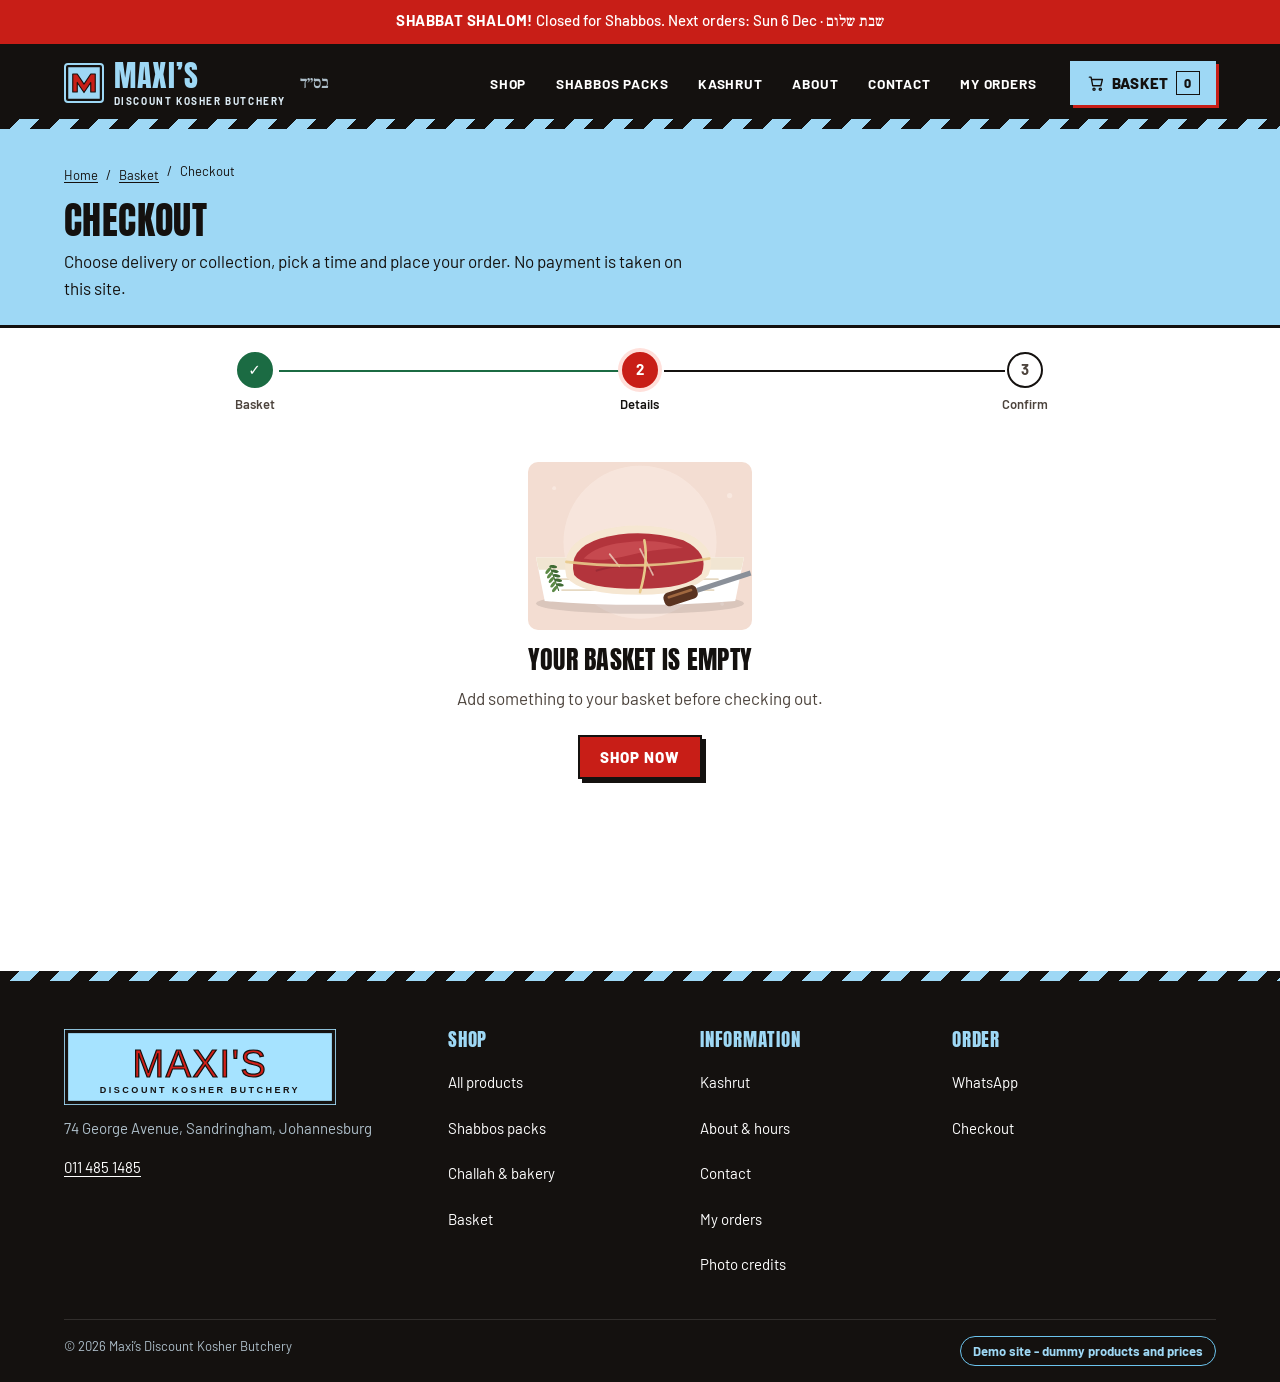
<file: checkout.html>
<!doctype html>
<html lang="en-ZA">
<head>
<meta charset="utf-8">
<meta name="viewport" content="width=device-width, initial-scale=1">
<title>Checkout - Maxi's Discount Kosher Butchery</title>
<meta name="description" content="Checkout: choose delivery or collection, pick a slot and place your order.">
<meta name="robots" content="noindex,follow">
<meta name="color-scheme" content="light">
<meta name="theme-color" content="#14110F">
<meta property="og:type" content="website">
<meta property="og:site_name" content="Maxi's Discount Kosher Butchery">
<meta property="og:title" content="Checkout - Maxi's Discount Kosher Butchery">
<meta property="og:description" content="Checkout: choose delivery or collection, pick a slot and place your order.">
<meta property="og:image" content="assets/photos/shabbos-box.jpg">
<meta property="og:locale" content="en_ZA">
<meta name="twitter:card" content="summary">
<link rel="icon" href="assets/favicon.svg" type="image/svg+xml">
<link rel="manifest" href="manifest.webmanifest">
<link rel="preconnect" href="https://fonts.googleapis.com">
<link rel="preconnect" href="https://fonts.gstatic.com" crossorigin>
<link href="https://fonts.googleapis.com/css2?family=Anton&family=Barlow:wght@400;500;600;700&family=Frank+Ruhl+Libre:wght@500;700&display=swap" rel="stylesheet">
<link rel="stylesheet" href="css/tokens.css">
<link rel="stylesheet" href="css/base.css">
<link rel="stylesheet" href="css/components.css">
<link rel="stylesheet" href="css/pages.css">
<link rel="stylesheet" href="css/engineer.css">
<link rel="stylesheet" href="css/maxis.css">

</head>
<body data-page="checkout">
<a class="skip-link" href="#main">Skip to content</a>
<div data-site-header></div>
<main id="main" class="has-sticky-cta">

<section class="page-head"><div class="container"><nav aria-label="Breadcrumb"><ol class="breadcrumb"><li><a href="index.html">Home</a></li><li><a href="cart.html">Basket</a></li><li aria-current="page">Checkout</li></ol></nav><h1>Checkout</h1><p>Choose delivery or collection, pick a time and place your order. No payment is taken on this site.</p></div></section>
<div class="container"><ol class="steps" aria-label="Checkout progress" style="margin-top:var(--s-5)"><li class="step is-done">Basket</li><li class="step is-current" aria-current="step">Details</li><li class="step">Confirm</li></ol></div>
<div class="container"><div class="empty" id="checkout-empty" hidden><img class="empty__art" src="assets/art/generic-meat.svg" alt=""><h2 class="empty__title">Your basket is empty</h2><p class="empty__text">Add something to your basket before checking out.</p><a class="btn btn--primary" href="shop.html">Shop now</a></div></div>
<div class="container checkout-layout">
<form id="checkout" class="checkout-main" novalidate autocomplete="on">
  <div id="error-summary" class="alert alert--danger" role="alert" tabindex="-1" hidden></div>
  <section class="panel"><h2 class="panel__title"><span class="num-dot">1</span>Your details</h2>
    <div class="form-grid form-grid--2">
      <div class="field"><label class="field__label" for="name">Full name <span class="req">*</span></label><input id="name" class="input" autocomplete="name" required><p class="field__error" id="name-err"></p></div>
      <div class="field"><label class="field__label" for="phone">Mobile / phone <span class="req">*</span></label><input id="phone" class="input" type="tel" inputmode="tel" autocomplete="tel" placeholder="082 123 4567" required aria-describedby="phone-hint"><p class="field__hint" id="phone-hint">South African number, e.g. 082 123 4567 or +27 82 123 4567</p><p class="field__error" id="phone-err"></p></div>
      <div class="field span-2"><label class="field__label" for="email">Email (optional)</label><input id="email" class="input" type="email" autocomplete="email"><p class="field__error" id="email-err"></p></div>
    </div></section>
  <section class="panel"><h2 class="panel__title"><span class="num-dot">2</span>Delivery or collection</h2>
    <fieldset class="choice-list"><legend class="visually-hidden">Fulfilment</legend>
      <label class="choice"><input class="choice__input" type="radio" name="fulfilment" value="delivery" checked><span class="choice__box"><span class="choice__title">Delivery</span><span class="choice__desc">To your door, by suburb zone</span></span></label>
      <label class="choice"><input class="choice__input" type="radio" name="fulfilment" value="collection"><span class="choice__box"><span class="choice__title">Collection</span><span class="choice__desc">Free, from the shop in Sandringham</span><span class="choice__aside">Free</span></span></label></fieldset>
    <div id="delivery-fields" class="form-grid form-grid--2" style="margin-top:var(--s-4)">
      <div class="field span-2"><label class="field__label" for="street">Street address <span class="req">*</span></label><input id="street" class="input" autocomplete="street-address" placeholder="12 Example Road, complex / unit"><p class="field__error" id="street-err"></p></div>
      <div class="field span-2"><label class="field__label" for="zone">Suburb / delivery zone <span class="req">*</span></label><select id="zone" class="select" aria-describedby="zone-hint"></select><p class="field__hint" id="zone-hint"></p><p class="field__error" id="zone-err"></p></div>
      <div class="field span-2"><label class="field__label" for="instructions">Delivery instructions (optional)</label><input id="instructions" class="input" maxlength="200" placeholder="Gate code, leave with security..."></div>
    </div>
    <div id="collect-note" hidden class="alert alert--info" style="margin-top:var(--s-4)"><svg class="icon" aria-hidden="true"><use href="assets/icons.svg#pin"/></svg><p>Collect from 74 George Avenue, Sandringham, Johannesburg.</p></div></section>
  <section class="panel"><h2 class="panel__title"><span class="num-dot">3</span>Date &amp; time</h2>
    <div class="field" id="slot-field"><div class="slot-picker">
      <div class="day-chips" role="group" aria-label="Day" id="day-chips"></div>
      <p class="field__hint" id="day-note"></p>
      <fieldset class="slot-fieldset"><legend class="visually-hidden" id="slot-legend">Time slot</legend><div class="slot-grid" id="slot-grid"></div></fieldset>
      <p class="field__hint" id="mode-note"></p>
      <p class="text-sm muted">No orders or delivery on Shabbos or Yom Tov. Friday orders must be placed by 12:00 on Thursday. Times are South African time (SAST).</p>
      <p class="field__error" id="slot-err"></p></div></div></section>
  <section class="panel"><h2 class="panel__title"><span class="num-dot">4</span>Payment</h2>
    <div class="field"><fieldset class="choice-list" id="pay-fieldset"><legend class="visually-hidden">Payment method</legend><div id="pay-list" class="choice-list"></div></fieldset><p class="field__error" id="pay-err"></p></div>
    <p class="text-sm muted">No payment is taken on this website. EFT details and instructions are shown after you place your order.</p></section>
  <section class="panel"><h2 class="panel__title"><span class="num-dot">5</span>Order notes</h2>
    <div class="field"><label class="field__label" for="notes">Anything we should know? (optional)</label><textarea id="notes" class="textarea" rows="3" maxlength="500" placeholder="e.g. please cut the brisket in two, kosher for Pesach only..."></textarea></div>
    <div class="field" style="margin-top:var(--s-3)"><label class="check"><input type="checkbox" id="agree" aria-describedby="agree-err"> <span>I understand weighted items are cut to order and the final price is adjusted to the actual weight. <span class="req">*</span></span></label><p class="field__error" id="agree-err"></p></div>
    <p class="text-sm muted">Your details are stored in this browser only (demo, no server). Sending the order on WhatsApp shares it with the shop.</p></section>
  <div class="alert alert--info" id="weight-note" hidden><svg class="icon" aria-hidden="true"><use href="assets/icons.svg#info"/></svg><p>Weighted items are cut to order; final price is adjusted to the actual weight.</p></div>
</form>
<aside class="summary" id="summary" aria-label="Order summary"><h2>Order summary</h2><ul class="summary__lines" id="summary-lines"></ul><dl class="totals" id="summary-totals"></dl><p class="text-sm muted" id="vat-note"></p>
  <div class="alert alert--danger" id="min-alert" role="status" hidden><svg class="icon" aria-hidden="true"><use href="assets/icons.svg#alert"/></svg><p></p></div>
  <button class="btn btn--primary btn--block btn--lg" type="submit" form="checkout">Place order</button>
  <p class="text-sm muted">Prefer WhatsApp? <a id="wa-link" href="#" rel="noopener">Message us</a> and we will help.</p></aside></div>
<div class="sticky-cta" id="sticky"><div class="sticky-cta__total">Total<strong id="sticky-total"></strong></div><button class="btn btn--primary" type="submit" form="checkout">Place order</button></div>
</main>
<div data-site-footer></div>
<noscript><p class="container" style="padding:1rem 0">This shop needs JavaScript to show products and your basket. You can still call us on 011 485 1485 or message us on WhatsApp.</p></noscript>
<script src="data/config.js" defer></script>
<script src="data/products.js" defer></script>
<script src="js/format.js" defer></script>
<script src="js/catalog.js" defer></script>
<script src="js/rules.js" defer></script>
<script src="js/store.js" defer></script>
<script src="js/ui.js" defer></script>
<script src="js/checkout.js" defer></script>
<script src="vendor/gsap.min.js" defer></script>
<script src="vendor/ScrollTrigger.min.js" defer></script>
<script src="vendor/SplitText.min.js" defer></script>
<script src="vendor/lenis.min.js" defer></script>
<script src="js/fx.js" defer></script>
</body>
</html>
</file>
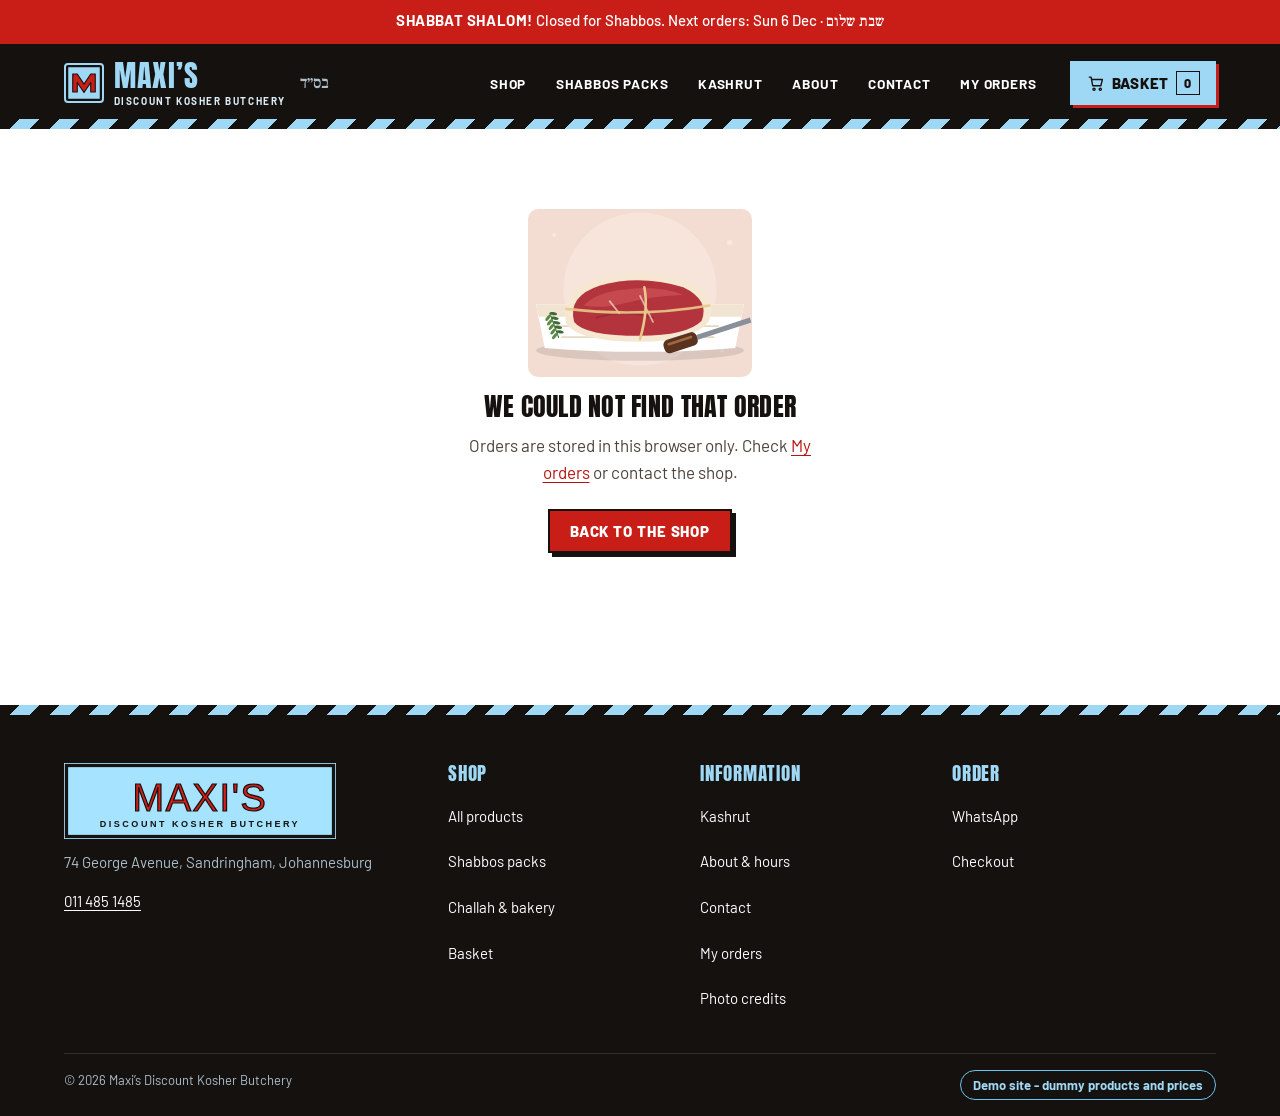
<file: confirmation.html>
<!doctype html>
<html lang="en-ZA">
<head>
<meta charset="utf-8">
<meta name="viewport" content="width=device-width, initial-scale=1">
<title>Order confirmation - Maxi's Discount Kosher Butchery</title>
<meta name="description" content="Your order confirmation.">
<meta name="robots" content="noindex,nofollow">
<meta name="color-scheme" content="light">
<meta name="theme-color" content="#14110F">
<meta property="og:type" content="website">
<meta property="og:site_name" content="Maxi's Discount Kosher Butchery">
<meta property="og:title" content="Order confirmation - Maxi's Discount Kosher Butchery">
<meta property="og:description" content="Your order confirmation.">
<meta property="og:image" content="assets/photos/shabbos-box.jpg">
<meta property="og:locale" content="en_ZA">
<meta name="twitter:card" content="summary">
<link rel="icon" href="assets/favicon.svg" type="image/svg+xml">
<link rel="manifest" href="manifest.webmanifest">
<link rel="preconnect" href="https://fonts.googleapis.com">
<link rel="preconnect" href="https://fonts.gstatic.com" crossorigin>
<link href="https://fonts.googleapis.com/css2?family=Anton&family=Barlow:wght@400;500;600;700&family=Frank+Ruhl+Libre:wght@500;700&display=swap" rel="stylesheet">
<link rel="stylesheet" href="css/tokens.css">
<link rel="stylesheet" href="css/base.css">
<link rel="stylesheet" href="css/components.css">
<link rel="stylesheet" href="css/pages.css">
<link rel="stylesheet" href="css/engineer.css">
<link rel="stylesheet" href="css/maxis.css">

</head>
<body data-page="confirmation">
<a class="skip-link" href="#main">Skip to content</a>
<div data-site-header></div>
<main id="main">
<div class="container" style="padding-block:var(--s-6)"><div id="confirm-root"><p class="muted">Loading your order...</p></div></div>
</main>
<div data-site-footer></div>
<noscript><p class="container" style="padding:1rem 0">This shop needs JavaScript to show products and your basket. You can still call us on 011 485 1485 or message us on WhatsApp.</p></noscript>
<script src="data/config.js" defer></script>
<script src="data/products.js" defer></script>
<script src="js/format.js" defer></script>
<script src="js/catalog.js" defer></script>
<script src="js/rules.js" defer></script>
<script src="js/store.js" defer></script>
<script src="js/ui.js" defer></script>
<script src="js/confirmation.js" defer></script>
<script src="vendor/gsap.min.js" defer></script>
<script src="vendor/ScrollTrigger.min.js" defer></script>
<script src="vendor/SplitText.min.js" defer></script>
<script src="vendor/lenis.min.js" defer></script>
<script src="js/fx.js" defer></script>
</body>
</html>
</file>
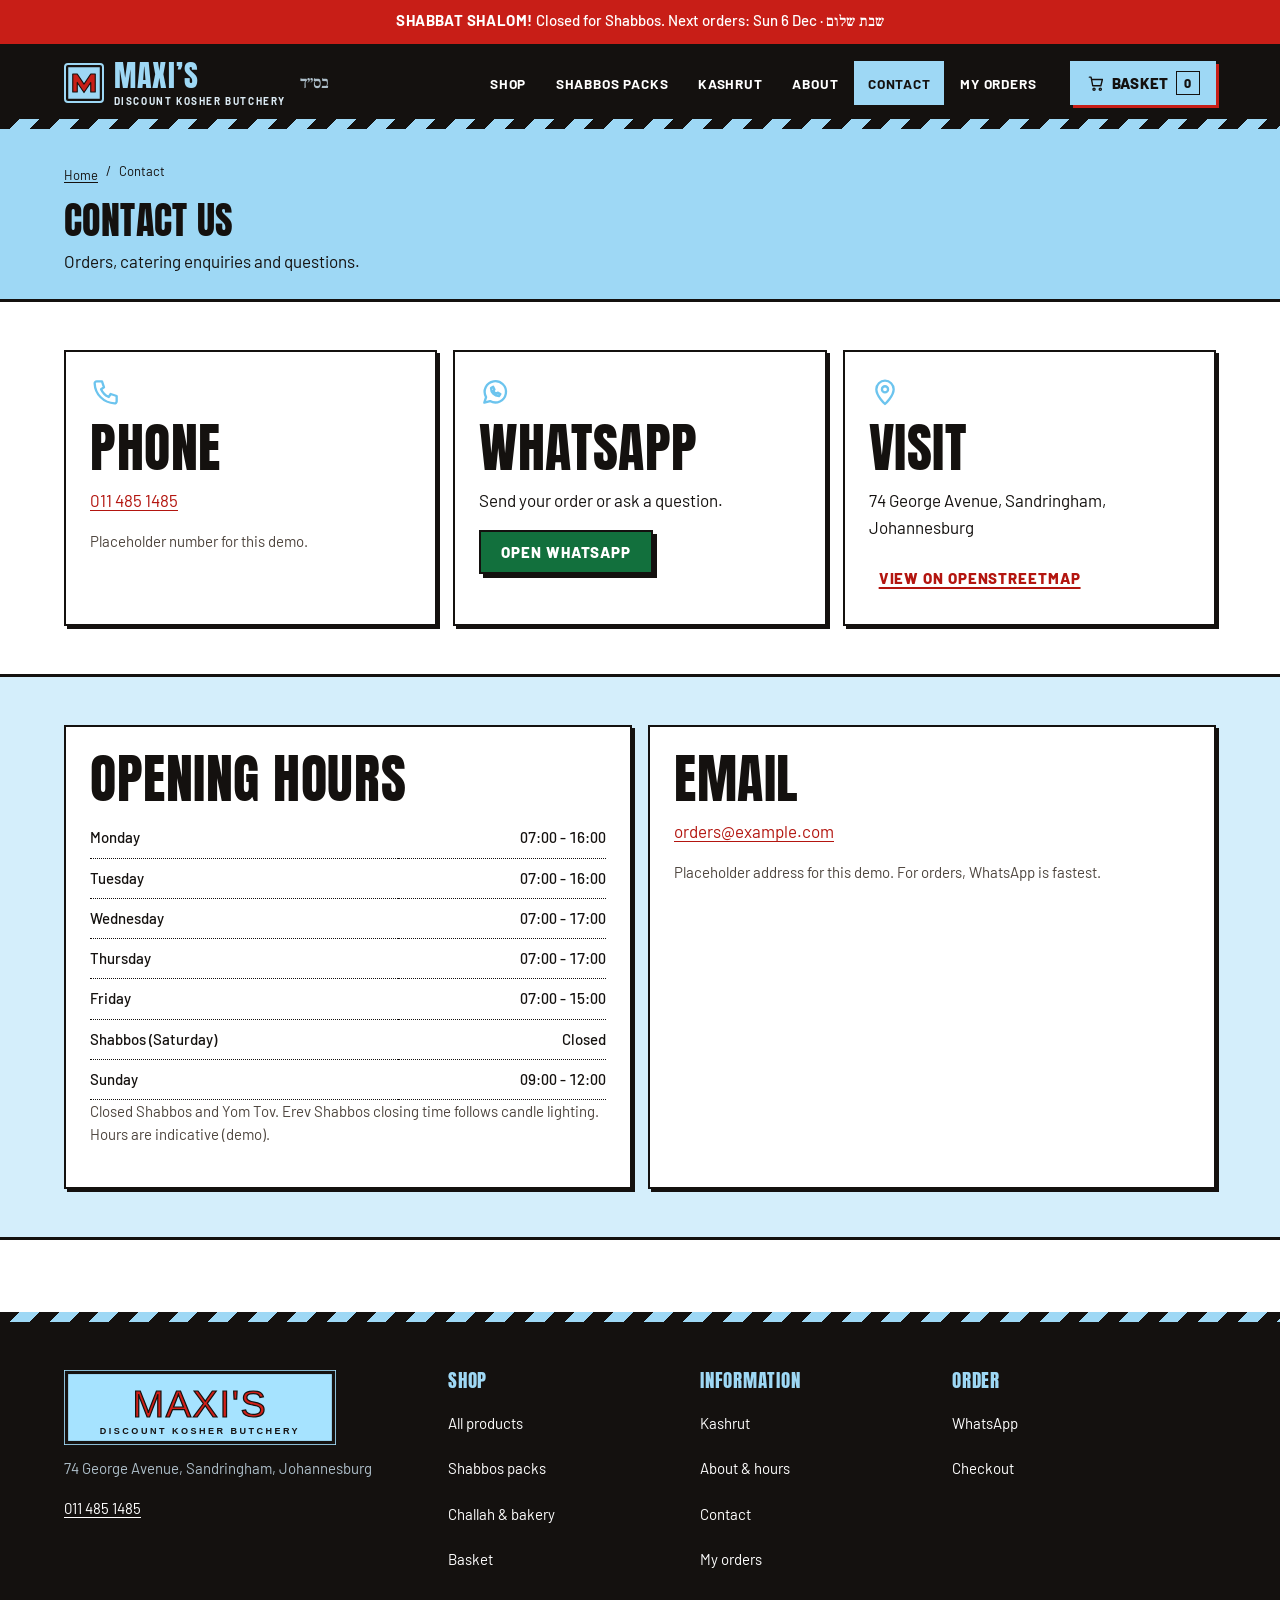
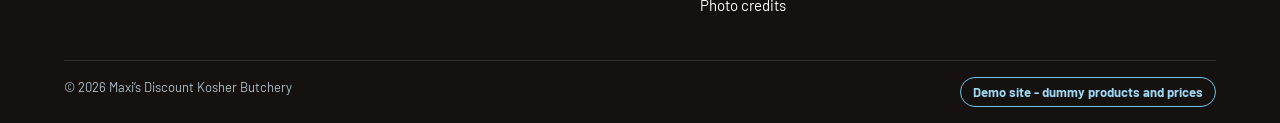
<file: contact.html>
<!doctype html>
<html lang="en-ZA">
<head>
<meta charset="utf-8">
<meta name="viewport" content="width=device-width, initial-scale=1">
<title>Contact - Maxi's Discount Kosher Butchery</title>
<meta name="description" content="Contact Maxi's Discount Kosher Butchery in Sandringham: phone, WhatsApp, address and opening hours.">
<meta name="robots" content="index,follow">
<meta name="color-scheme" content="light">
<meta name="theme-color" content="#14110F">
<meta property="og:type" content="website">
<meta property="og:site_name" content="Maxi's Discount Kosher Butchery">
<meta property="og:title" content="Contact - Maxi's Discount Kosher Butchery">
<meta property="og:description" content="Contact Maxi's Discount Kosher Butchery in Sandringham: phone, WhatsApp, address and opening hours.">
<meta property="og:image" content="assets/photos/shabbos-box.jpg">
<meta property="og:locale" content="en_ZA">
<meta name="twitter:card" content="summary">
<link rel="icon" href="assets/favicon.svg" type="image/svg+xml">
<link rel="manifest" href="manifest.webmanifest">
<link rel="preconnect" href="https://fonts.googleapis.com">
<link rel="preconnect" href="https://fonts.gstatic.com" crossorigin>
<link href="https://fonts.googleapis.com/css2?family=Anton&family=Barlow:wght@400;500;600;700&family=Frank+Ruhl+Libre:wght@500;700&display=swap" rel="stylesheet">
<link rel="stylesheet" href="css/tokens.css">
<link rel="stylesheet" href="css/base.css">
<link rel="stylesheet" href="css/components.css">
<link rel="stylesheet" href="css/pages.css">
<link rel="stylesheet" href="css/engineer.css">
<link rel="stylesheet" href="css/maxis.css">
<script type="application/ld+json">{"@context":"https://schema.org","@type":["Store","LocalBusiness"],"name":"Maxi's Discount Kosher Butchery","description":"Kosher SA Butchery & Deli in Sandringham, Johannesburg. DEMO site with dummy data.","url":"https://gavmag2025.github.io/maxis/","telephone":"+27114851485","priceRange":"R-RRR","image":"https://gavmag2025.github.io/maxis/assets/logo.svg","servesCuisine":"Kosher","address":{"@type":"PostalAddress","streetAddress":"3 Birt Street (cnr George Avenue), Raedene Estate","addressLocality":"Glenhazel, Johannesburg","addressRegion":"Gauteng","addressCountry":"ZA"},"openingHoursSpecification":[{"@type":"OpeningHoursSpecification","dayOfWeek":"Sunday","opens":"08:00","closes":"13:00"},{"@type":"OpeningHoursSpecification","dayOfWeek":"Monday","opens":"07:30","closes":"17:30"},{"@type":"OpeningHoursSpecification","dayOfWeek":"Tuesday","opens":"07:30","closes":"17:30"},{"@type":"OpeningHoursSpecification","dayOfWeek":"Wednesday","opens":"07:30","closes":"17:30"},{"@type":"OpeningHoursSpecification","dayOfWeek":"Thursday","opens":"07:30","closes":"17:30"},{"@type":"OpeningHoursSpecification","dayOfWeek":"Friday","opens":"07:30","closes":"13:30"}],"areaServed":["Glenhazel","Raedene","Sydenham","Highlands North","Savoy Estate","Sandringham","Orchards","Norwood","Waverley","Observatory"]}</script>
</head>
<body data-page="contact">
<a class="skip-link" href="#main">Skip to content</a>
<div data-site-header></div>
<main id="main">

<section class="page-head"><div class="container"><nav aria-label="Breadcrumb"><ol class="breadcrumb"><li><a href="index.html">Home</a></li><li aria-current="page">Contact</li></ol></nav><h1>Contact us</h1><p>Orders, catering enquiries and questions.</p></div></section>
<section class="section"><div class="container"><div class="info-grid">
  <div class="info-card"><svg class="icon" aria-hidden="true"><use href="assets/icons.svg#phone"/></svg><h2>Phone</h2><p><a href="#" data-link="tel" data-text="shop.phoneDisplay"></a></p><p class="text-sm muted">Placeholder number for this demo.</p></div>
  <div class="info-card"><svg class="icon" aria-hidden="true"><use href="assets/icons.svg#whatsapp"/></svg><h2>WhatsApp</h2><p>Send your order or ask a question.</p><a class="btn btn--whatsapp" data-link="wa" href="#" rel="noopener">Open WhatsApp</a></div>
  <div class="info-card"><svg class="icon" aria-hidden="true"><use href="assets/icons.svg#pin"/></svg><h2>Visit</h2><p data-text="shop.address"></p><a class="btn btn--text" href="https://www.openstreetmap.org/?mlat=-26.1357&mlon=28.1000#map=17/-26.1357/28.1000" target="_blank" rel="noopener">View on OpenStreetMap</a></div></div></div></section>
<section class="section section--alt"><div class="container"><div class="info-grid info-grid--2"><div class="info-card"><h2>Opening hours</h2><div data-bind="hours"></div></div><div class="info-card"><h2>Email</h2><p><a href="#" data-link="mail" data-text="shop.email"></a></p><p class="text-sm muted">Placeholder address for this demo. For orders, WhatsApp is fastest.</p></div></div></div></section>
</main>
<div data-site-footer></div>
<noscript><p class="container" style="padding:1rem 0">This shop needs JavaScript to show products and your basket. You can still call us on 011 485 1485 or message us on WhatsApp.</p></noscript>
<script src="data/config.js" defer></script>
<script src="data/products.js" defer></script>
<script src="js/format.js" defer></script>
<script src="js/catalog.js" defer></script>
<script src="js/rules.js" defer></script>
<script src="js/store.js" defer></script>
<script src="js/ui.js" defer></script>
<script src="js/content.js" defer></script>
<script src="vendor/gsap.min.js" defer></script>
<script src="vendor/ScrollTrigger.min.js" defer></script>
<script src="vendor/SplitText.min.js" defer></script>
<script src="vendor/lenis.min.js" defer></script>
<script src="js/fx.js" defer></script>
</body>
</html>
</file>
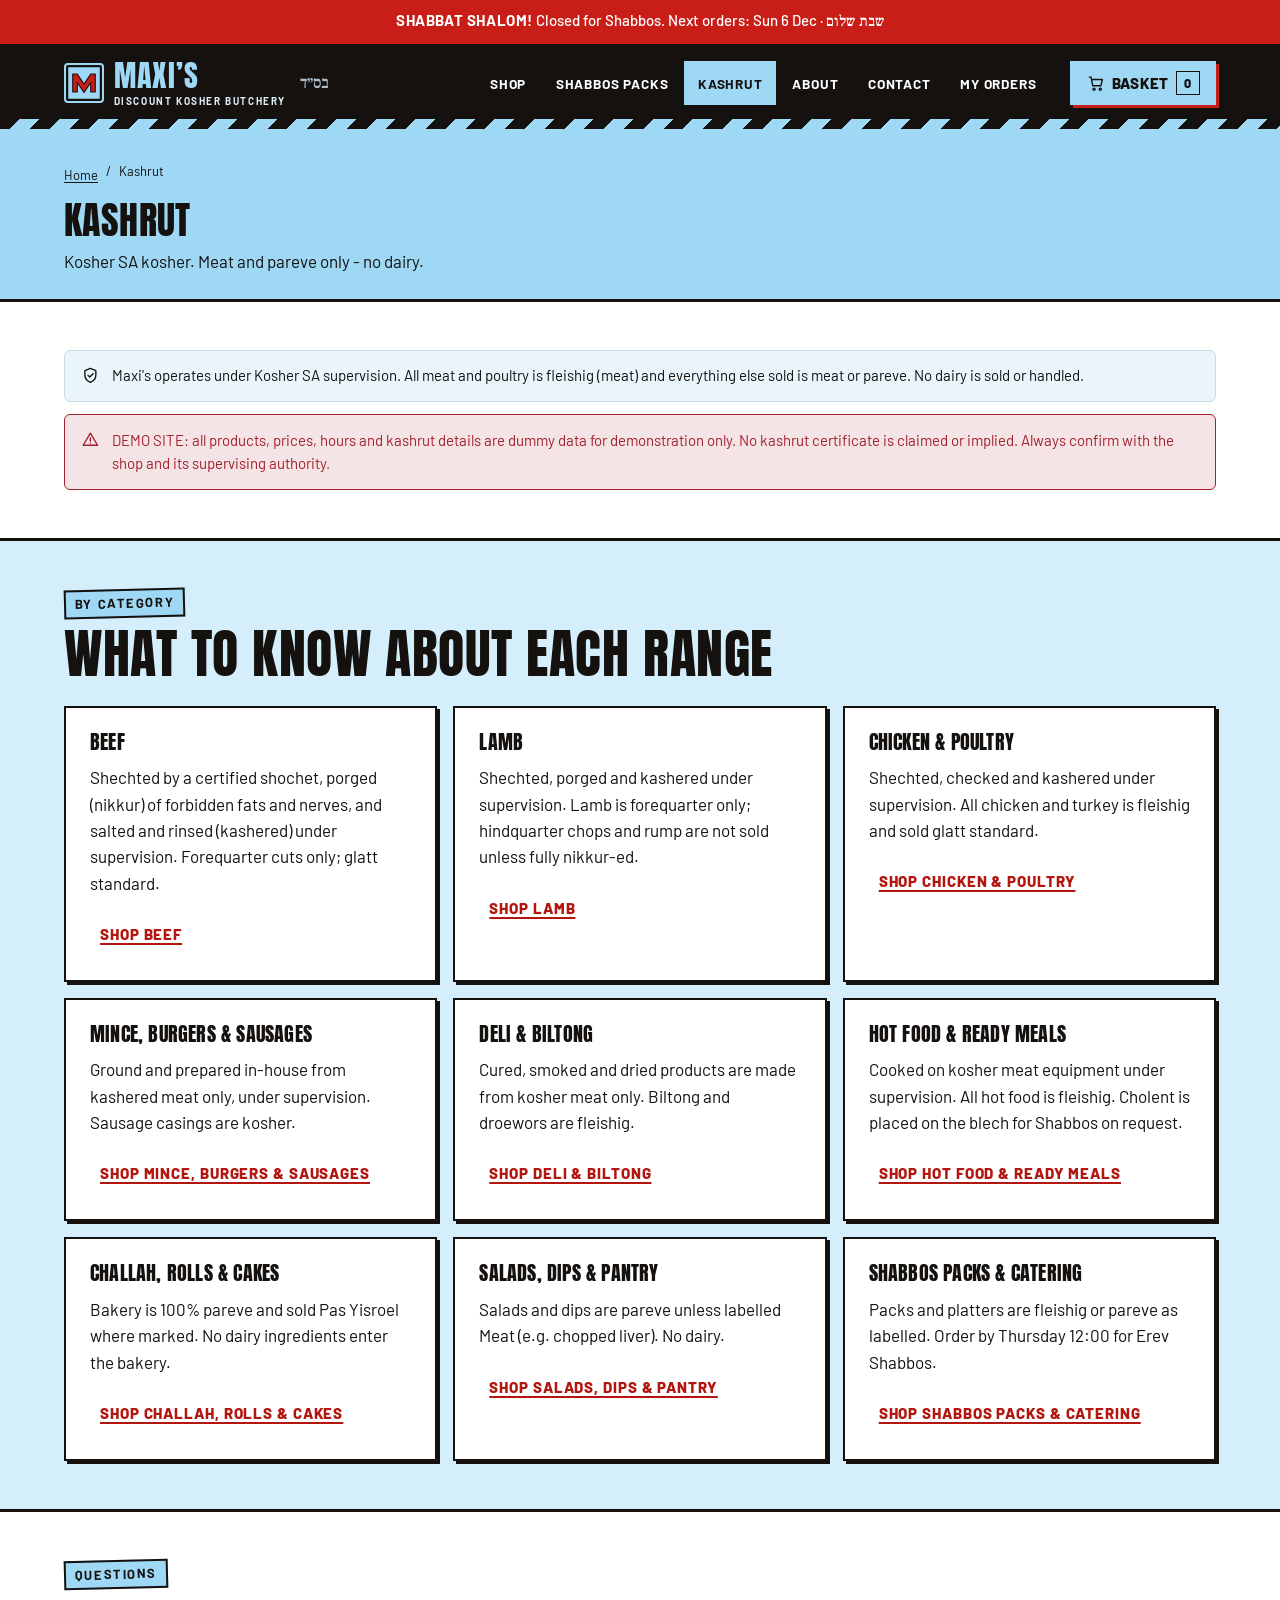
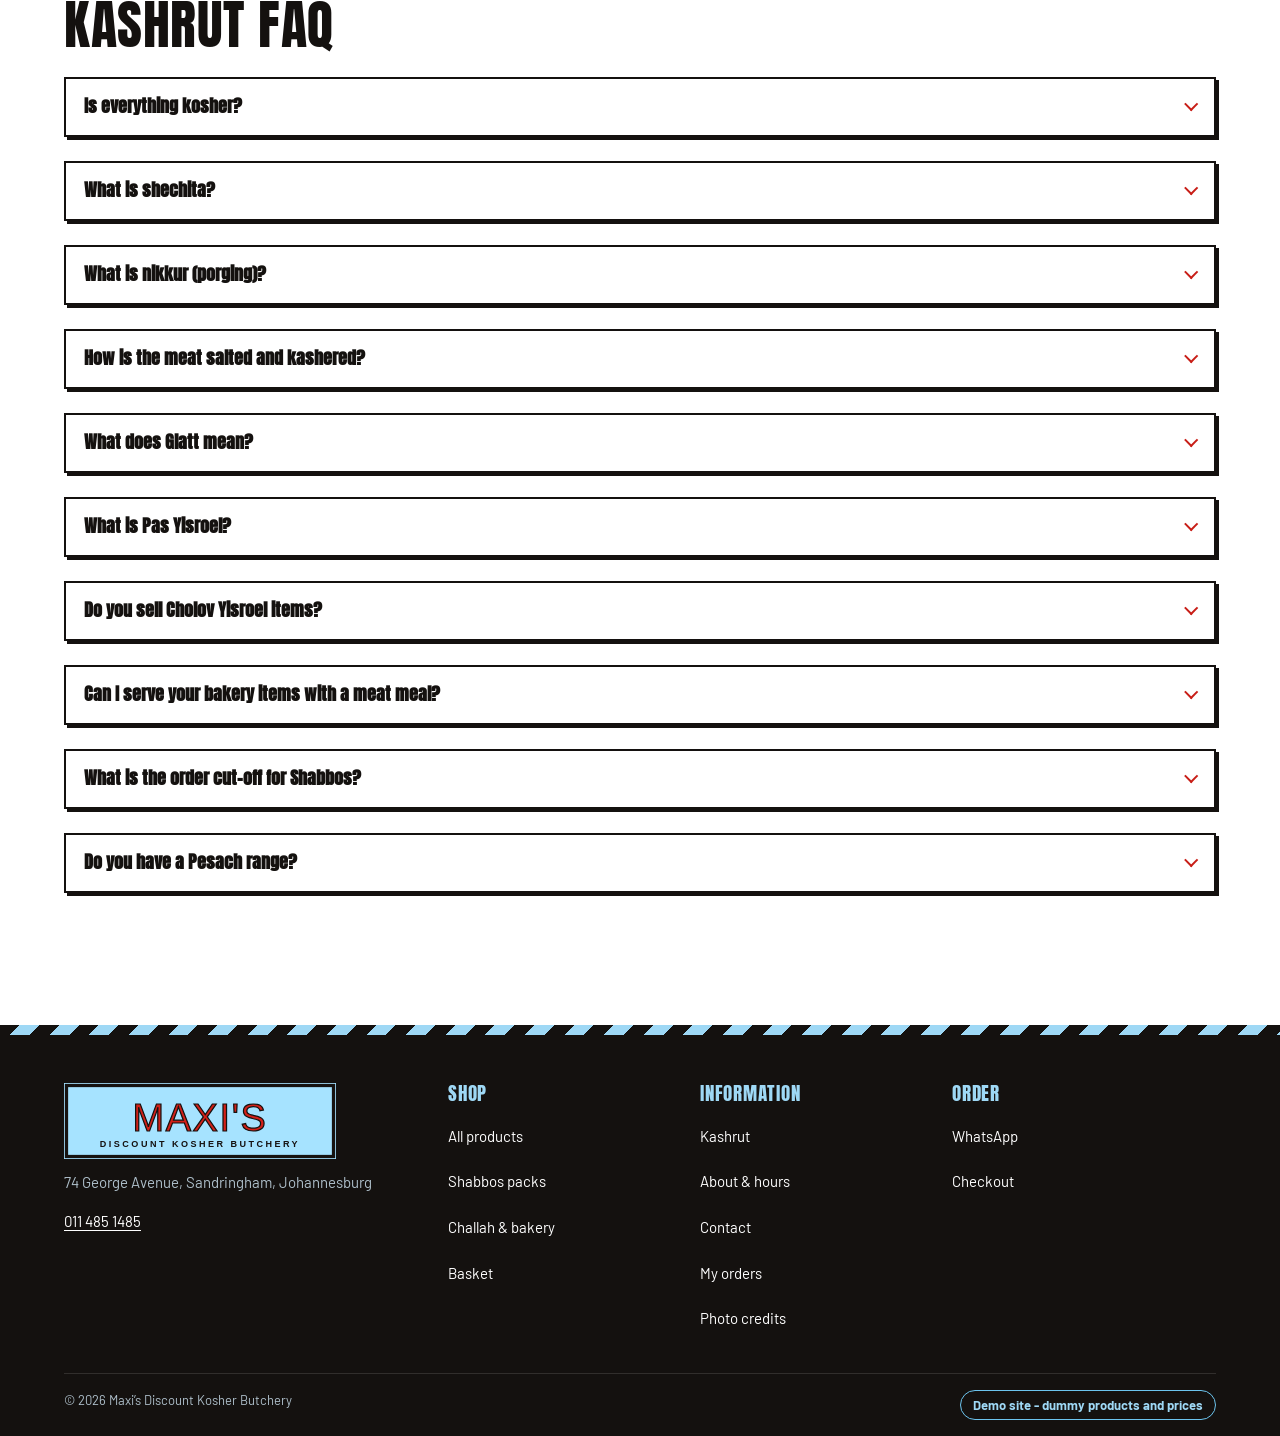
<file: kashrut.html>
<!doctype html>
<html lang="en-ZA">
<head>
<meta charset="utf-8">
<meta name="viewport" content="width=device-width, initial-scale=1">
<title>Kashrut - Maxi's Discount Kosher Butchery</title>
<meta name="description" content="Our kashrut: Kosher SA supervision, meat and pareve only, plus answers on shechita, nikkur, glatt and Pas Yisroel. Demo statement.">
<meta name="robots" content="index,follow">
<meta name="color-scheme" content="light">
<meta name="theme-color" content="#14110F">
<meta property="og:type" content="website">
<meta property="og:site_name" content="Maxi's Discount Kosher Butchery">
<meta property="og:title" content="Kashrut - Maxi's Discount Kosher Butchery">
<meta property="og:description" content="Our kashrut: Kosher SA supervision, meat and pareve only, plus answers on shechita, nikkur, glatt and Pas Yisroel. Demo statement.">
<meta property="og:image" content="assets/photos/shabbos-box.jpg">
<meta property="og:locale" content="en_ZA">
<meta name="twitter:card" content="summary">
<link rel="icon" href="assets/favicon.svg" type="image/svg+xml">
<link rel="manifest" href="manifest.webmanifest">
<link rel="preconnect" href="https://fonts.googleapis.com">
<link rel="preconnect" href="https://fonts.gstatic.com" crossorigin>
<link href="https://fonts.googleapis.com/css2?family=Anton&family=Barlow:wght@400;500;600;700&family=Frank+Ruhl+Libre:wght@500;700&display=swap" rel="stylesheet">
<link rel="stylesheet" href="css/tokens.css">
<link rel="stylesheet" href="css/base.css">
<link rel="stylesheet" href="css/components.css">
<link rel="stylesheet" href="css/pages.css">
<link rel="stylesheet" href="css/engineer.css">
<link rel="stylesheet" href="css/maxis.css">

</head>
<body data-page="kashrut">
<a class="skip-link" href="#main">Skip to content</a>
<div data-site-header></div>
<main id="main">

<section class="page-head"><div class="container"><nav aria-label="Breadcrumb"><ol class="breadcrumb"><li><a href="index.html">Home</a></li><li aria-current="page">Kashrut</li></ol></nav><h1>Kashrut</h1><p>Kosher SA kosher. Meat and pareve only - no dairy.</p></div></section>
<section class="section"><div class="container"><div class="alert alert--info"><svg class="icon" aria-hidden="true"><use href="assets/icons.svg#shield"/></svg><p data-text="kashrut.statement"></p></div>
<div class="alert alert--danger" style="margin-top:var(--s-3)"><svg class="icon" aria-hidden="true"><use href="assets/icons.svg#alert"/></svg><p data-text="kashrut.disclaimer"></p></div></div></section>
<section class="section section--alt"><div class="container"><div class="sec-head"><div><span class="eyebrow">By category</span><h2>What to know about each range</h2></div></div><div class="info-grid" data-bind="kashrut-notes"></div></div></section>
<section class="section" id="faq"><div class="container"><div class="sec-head"><div><span class="eyebrow">Questions</span><h2>Kashrut FAQ</h2></div></div><div class="faq" data-bind="faq"></div></div></section>
</main>
<div data-site-footer></div>
<noscript><p class="container" style="padding:1rem 0">This shop needs JavaScript to show products and your basket. You can still call us on 011 485 1485 or message us on WhatsApp.</p></noscript>
<script src="data/config.js" defer></script>
<script src="data/products.js" defer></script>
<script src="js/format.js" defer></script>
<script src="js/catalog.js" defer></script>
<script src="js/rules.js" defer></script>
<script src="js/store.js" defer></script>
<script src="js/ui.js" defer></script>
<script src="js/content.js" defer></script>
<script src="vendor/gsap.min.js" defer></script>
<script src="vendor/ScrollTrigger.min.js" defer></script>
<script src="vendor/SplitText.min.js" defer></script>
<script src="vendor/lenis.min.js" defer></script>
<script src="js/fx.js" defer></script>
</body>
</html>
</file>
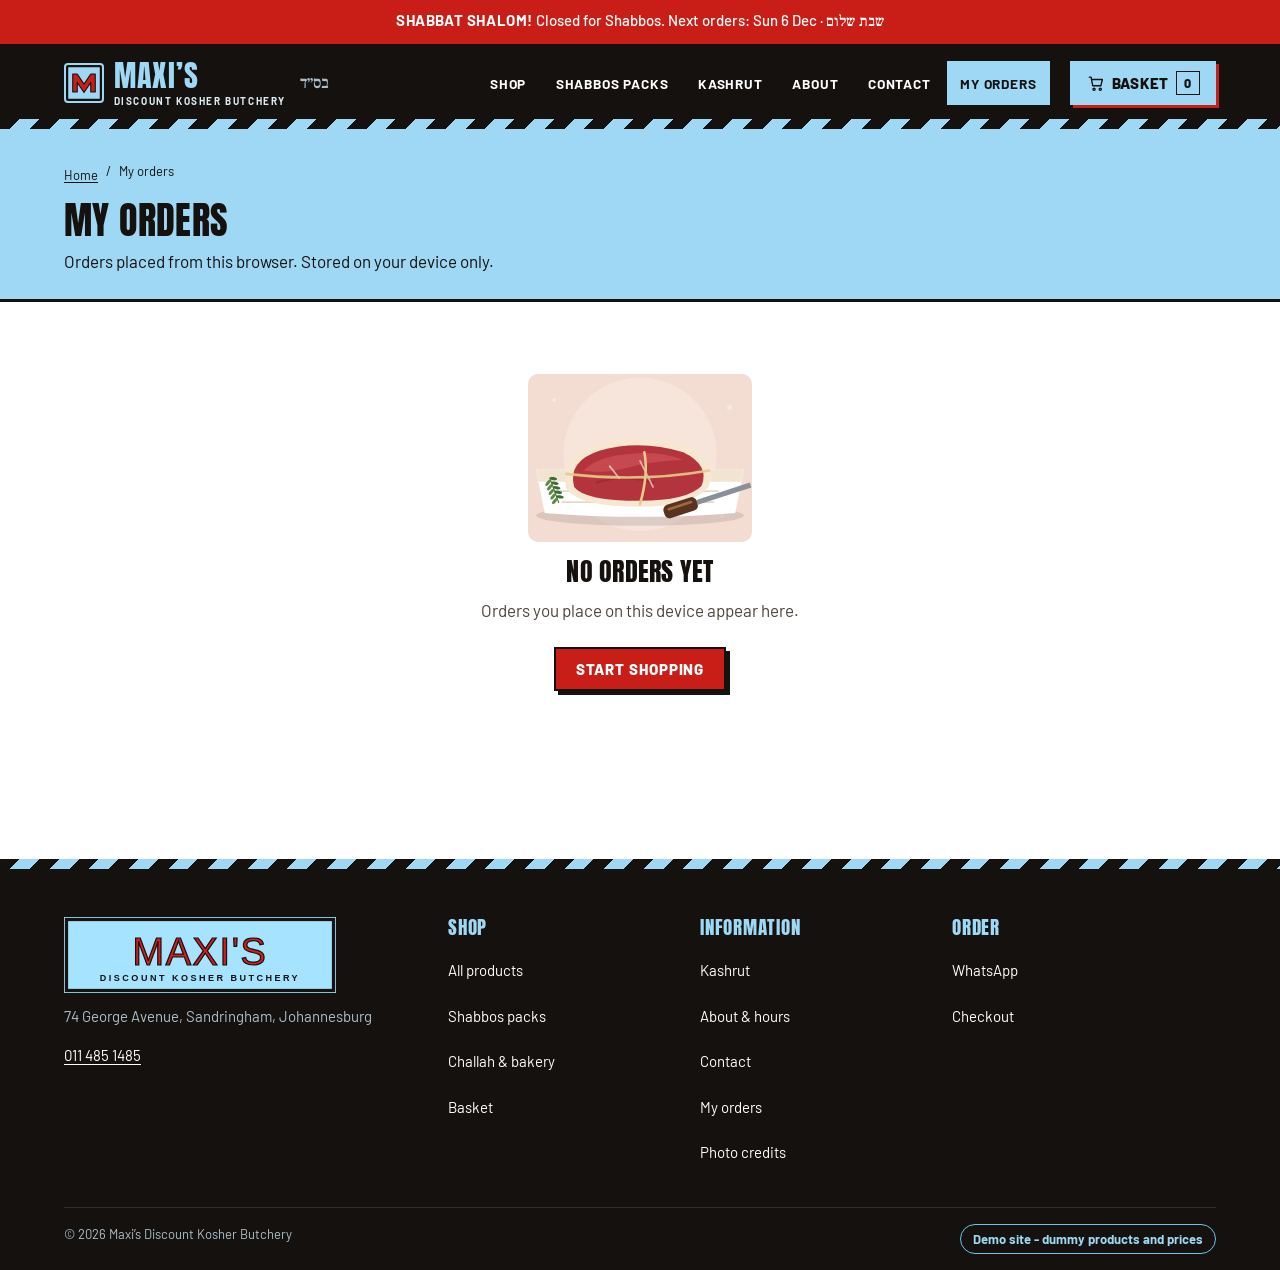
<file: orders.html>
<!doctype html>
<html lang="en-ZA">
<head>
<meta charset="utf-8">
<meta name="viewport" content="width=device-width, initial-scale=1">
<title>My orders - Maxi's Discount Kosher Butchery</title>
<meta name="description" content="Orders placed on this device.">
<meta name="robots" content="noindex,follow">
<meta name="color-scheme" content="light">
<meta name="theme-color" content="#14110F">
<meta property="og:type" content="website">
<meta property="og:site_name" content="Maxi's Discount Kosher Butchery">
<meta property="og:title" content="My orders - Maxi's Discount Kosher Butchery">
<meta property="og:description" content="Orders placed on this device.">
<meta property="og:image" content="assets/photos/shabbos-box.jpg">
<meta property="og:locale" content="en_ZA">
<meta name="twitter:card" content="summary">
<link rel="icon" href="assets/favicon.svg" type="image/svg+xml">
<link rel="manifest" href="manifest.webmanifest">
<link rel="preconnect" href="https://fonts.googleapis.com">
<link rel="preconnect" href="https://fonts.gstatic.com" crossorigin>
<link href="https://fonts.googleapis.com/css2?family=Anton&family=Barlow:wght@400;500;600;700&family=Frank+Ruhl+Libre:wght@500;700&display=swap" rel="stylesheet">
<link rel="stylesheet" href="css/tokens.css">
<link rel="stylesheet" href="css/base.css">
<link rel="stylesheet" href="css/components.css">
<link rel="stylesheet" href="css/pages.css">
<link rel="stylesheet" href="css/engineer.css">
<link rel="stylesheet" href="css/maxis.css">

</head>
<body data-page="orders">
<a class="skip-link" href="#main">Skip to content</a>
<div data-site-header></div>
<main id="main">
<section class="page-head"><div class="container"><nav aria-label="Breadcrumb"><ol class="breadcrumb"><li><a href="index.html">Home</a></li><li aria-current="page">My orders</li></ol></nav><h1>My orders</h1><p>Orders placed from this browser. Stored on your device only.</p></div></section><div class="container" style="padding-block:var(--s-5) var(--s-7)"><div id="orders-root"></div></div>
</main>
<div data-site-footer></div>
<noscript><p class="container" style="padding:1rem 0">This shop needs JavaScript to show products and your basket. You can still call us on 011 485 1485 or message us on WhatsApp.</p></noscript>
<script src="data/config.js" defer></script>
<script src="data/products.js" defer></script>
<script src="js/format.js" defer></script>
<script src="js/catalog.js" defer></script>
<script src="js/rules.js" defer></script>
<script src="js/store.js" defer></script>
<script src="js/ui.js" defer></script>
<script src="js/orders.js" defer></script>
<script src="vendor/gsap.min.js" defer></script>
<script src="vendor/ScrollTrigger.min.js" defer></script>
<script src="vendor/SplitText.min.js" defer></script>
<script src="vendor/lenis.min.js" defer></script>
<script src="js/fx.js" defer></script>
</body>
</html>
</file>
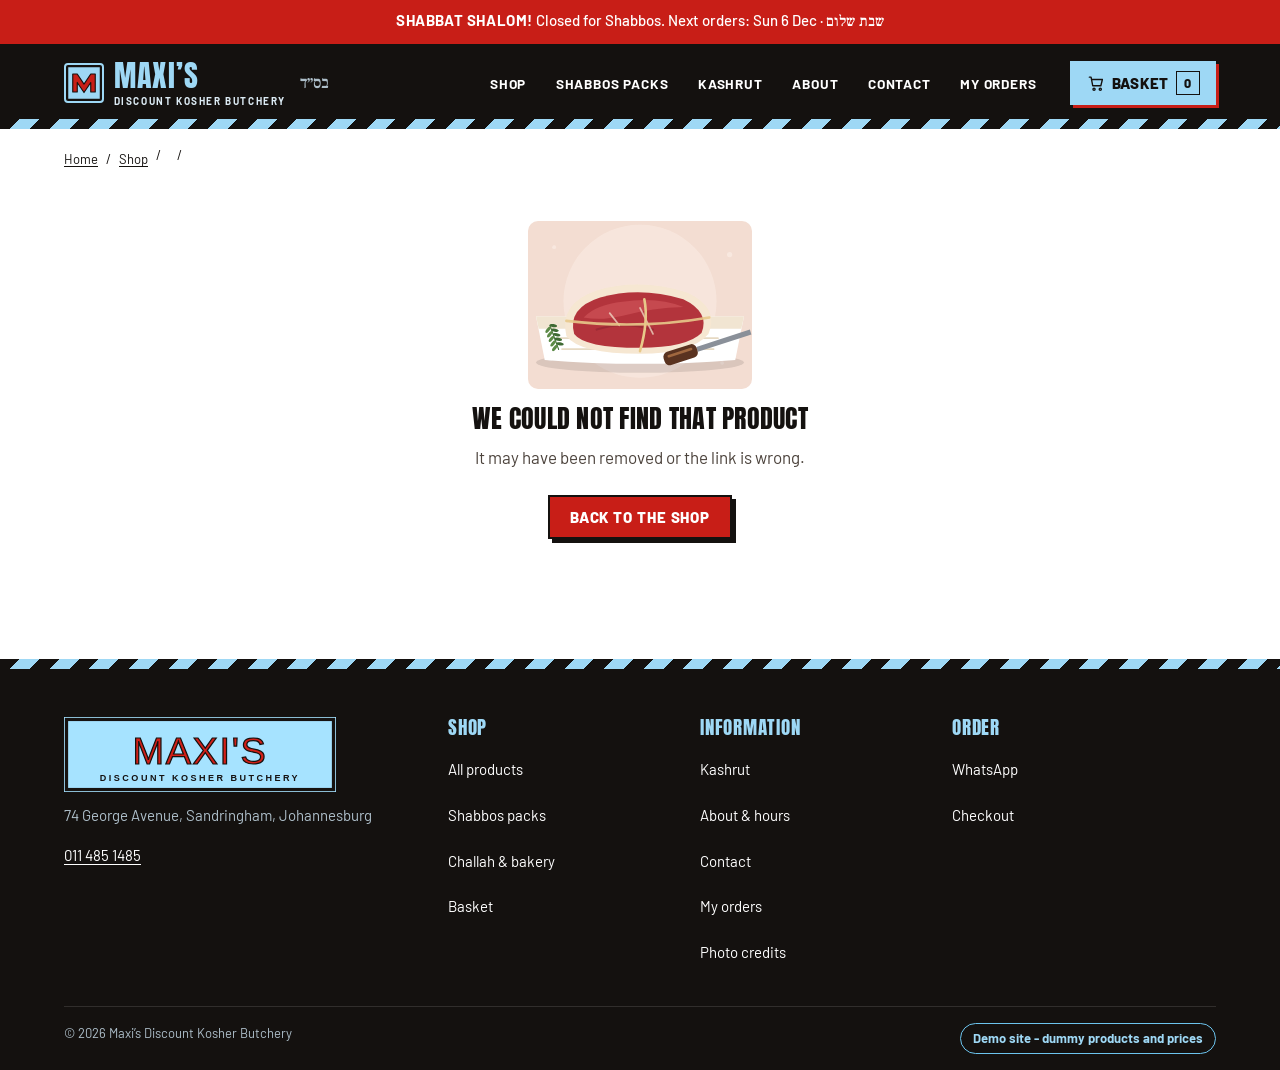
<file: product.html>
<!doctype html>
<html lang="en-ZA">
<head>
<meta charset="utf-8">
<meta name="viewport" content="width=device-width, initial-scale=1">
<title>Product - Maxi's Discount Kosher Butchery</title>
<meta name="description" content="Kosher product details.">
<meta name="robots" content="index,follow">
<meta name="color-scheme" content="light">
<meta name="theme-color" content="#14110F">
<meta property="og:type" content="product">
<meta property="og:site_name" content="Maxi's Discount Kosher Butchery">
<meta property="og:title" content="Product - Maxi's Discount Kosher Butchery">
<meta property="og:description" content="Kosher product details.">
<meta property="og:image" content="assets/photos/shabbos-box.jpg">
<meta property="og:locale" content="en_ZA">
<meta name="twitter:card" content="summary">
<link rel="icon" href="assets/favicon.svg" type="image/svg+xml">
<link rel="manifest" href="manifest.webmanifest">
<link rel="preconnect" href="https://fonts.googleapis.com">
<link rel="preconnect" href="https://fonts.gstatic.com" crossorigin>
<link href="https://fonts.googleapis.com/css2?family=Anton&family=Barlow:wght@400;500;600;700&family=Frank+Ruhl+Libre:wght@500;700&display=swap" rel="stylesheet">
<link rel="stylesheet" href="css/tokens.css">
<link rel="stylesheet" href="css/base.css">
<link rel="stylesheet" href="css/components.css">
<link rel="stylesheet" href="css/pages.css">
<link rel="stylesheet" href="css/engineer.css">
<link rel="stylesheet" href="css/maxis.css">

</head>
<body data-page="product">
<a class="skip-link" href="#main">Skip to content</a>
<div data-site-header></div>
<main id="main">

<div class="container"><nav aria-label="Breadcrumb" style="padding-top:var(--s-4)"><ol class="breadcrumb"><li><a href="index.html">Home</a></li><li><a href="shop.html">Shop</a></li><li id="crumb-cat"></li><li aria-current="page" id="crumb-name"></li></ol></nav></div>
<div id="pdp"><div class="container"><p class="muted">Loading product...</p></div></div>
<section class="section section--alt" id="related"><div class="container"><div class="sec-head"><div><span class="eyebrow">You may also like</span><h2>Related items</h2></div></div><ul class="product-grid" id="related-grid"></ul></div></section>
</main>
<div data-site-footer></div>
<noscript><p class="container" style="padding:1rem 0">This shop needs JavaScript to show products and your basket. You can still call us on 011 485 1485 or message us on WhatsApp.</p></noscript>
<script src="data/config.js" defer></script>
<script src="data/products.js" defer></script>
<script src="js/format.js" defer></script>
<script src="js/catalog.js" defer></script>
<script src="js/rules.js" defer></script>
<script src="js/store.js" defer></script>
<script src="js/ui.js" defer></script>
<script src="js/product.js" defer></script>
<script src="vendor/gsap.min.js" defer></script>
<script src="vendor/ScrollTrigger.min.js" defer></script>
<script src="vendor/SplitText.min.js" defer></script>
<script src="vendor/lenis.min.js" defer></script>
<script src="js/fx.js" defer></script>
</body>
</html>
</file>
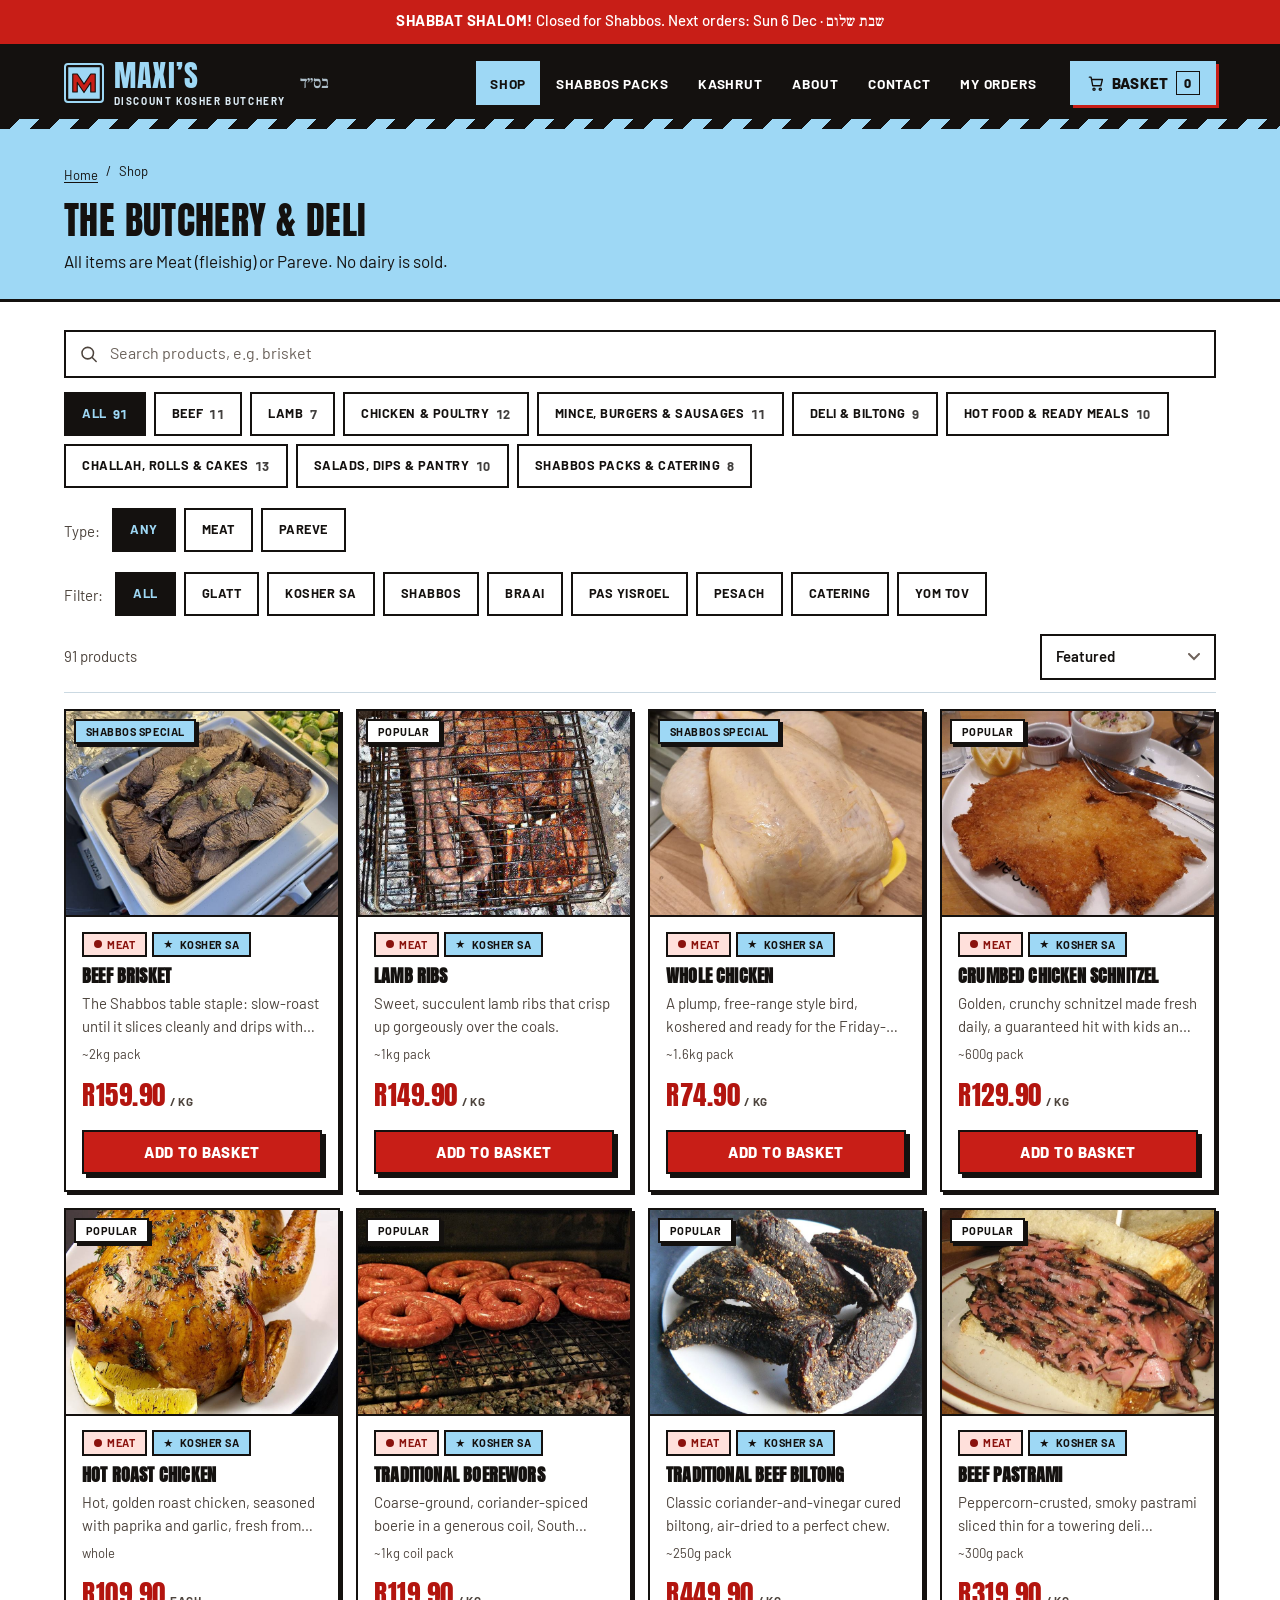
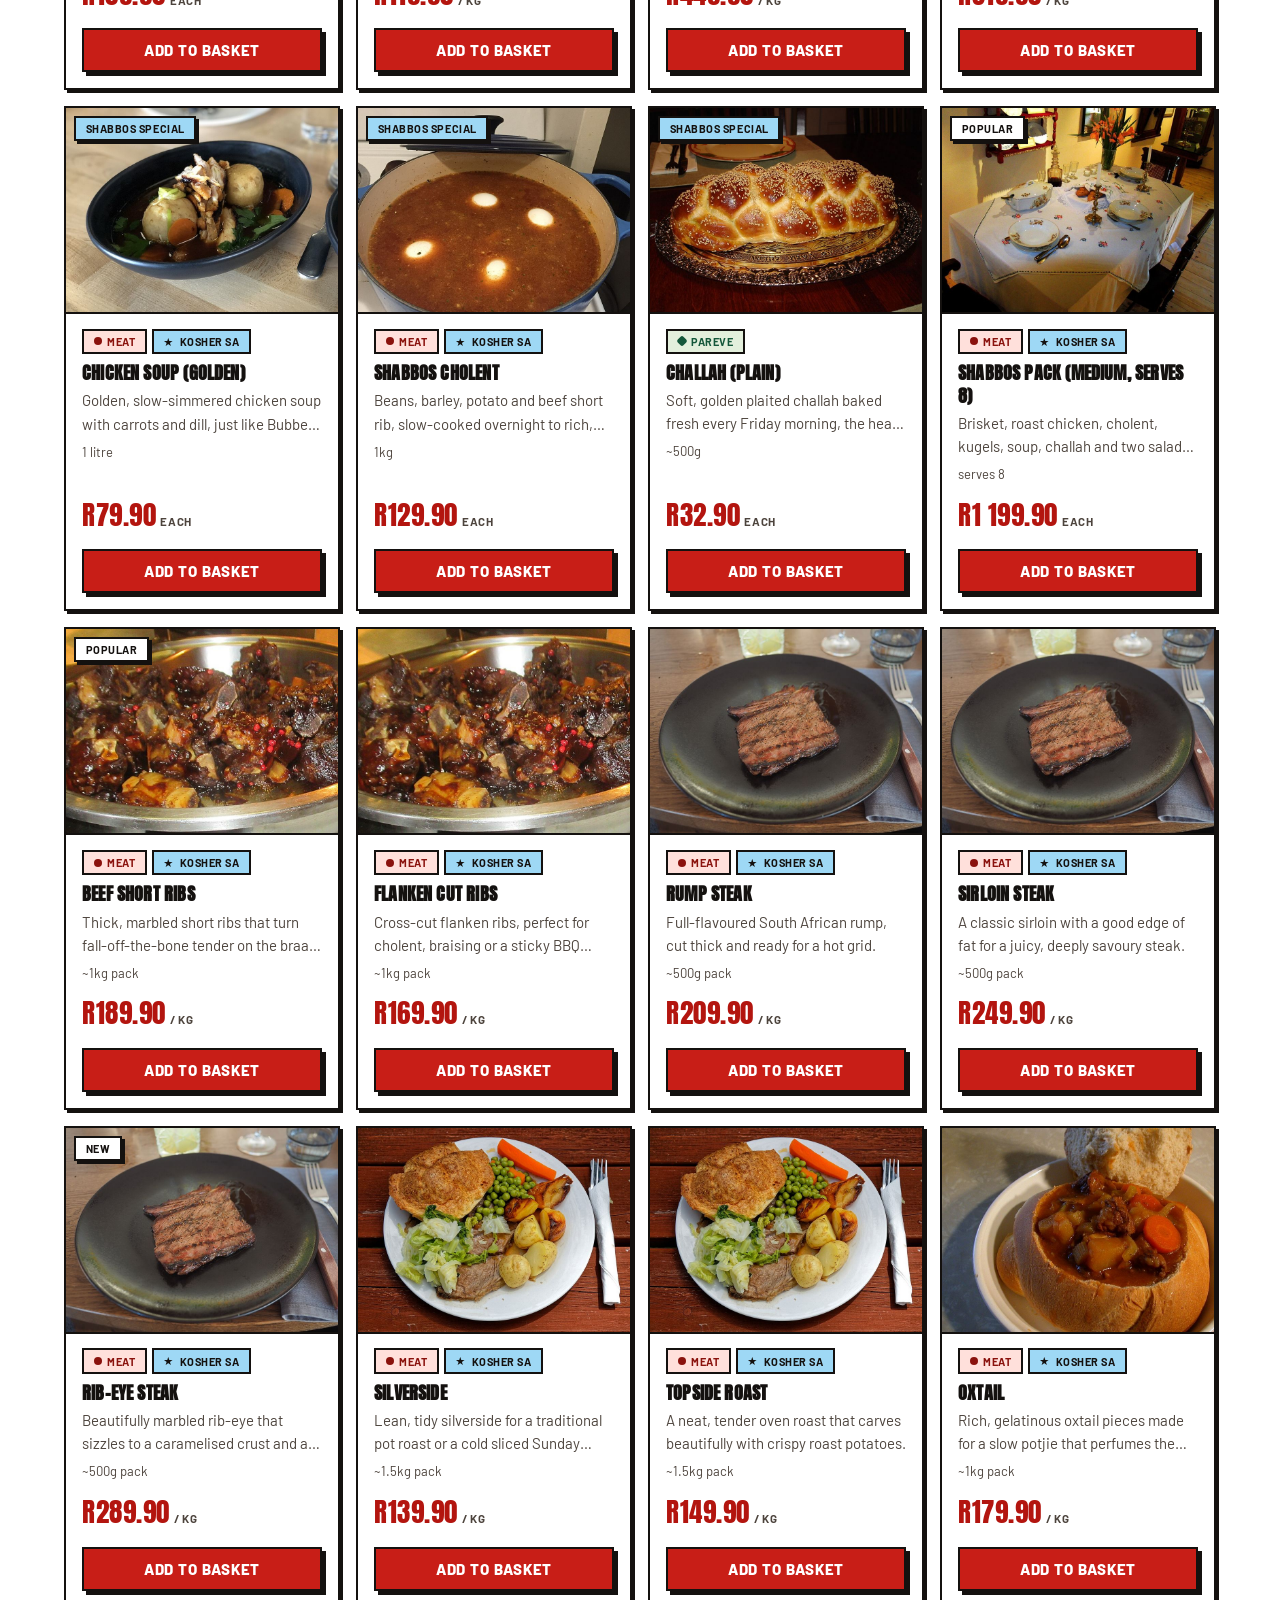
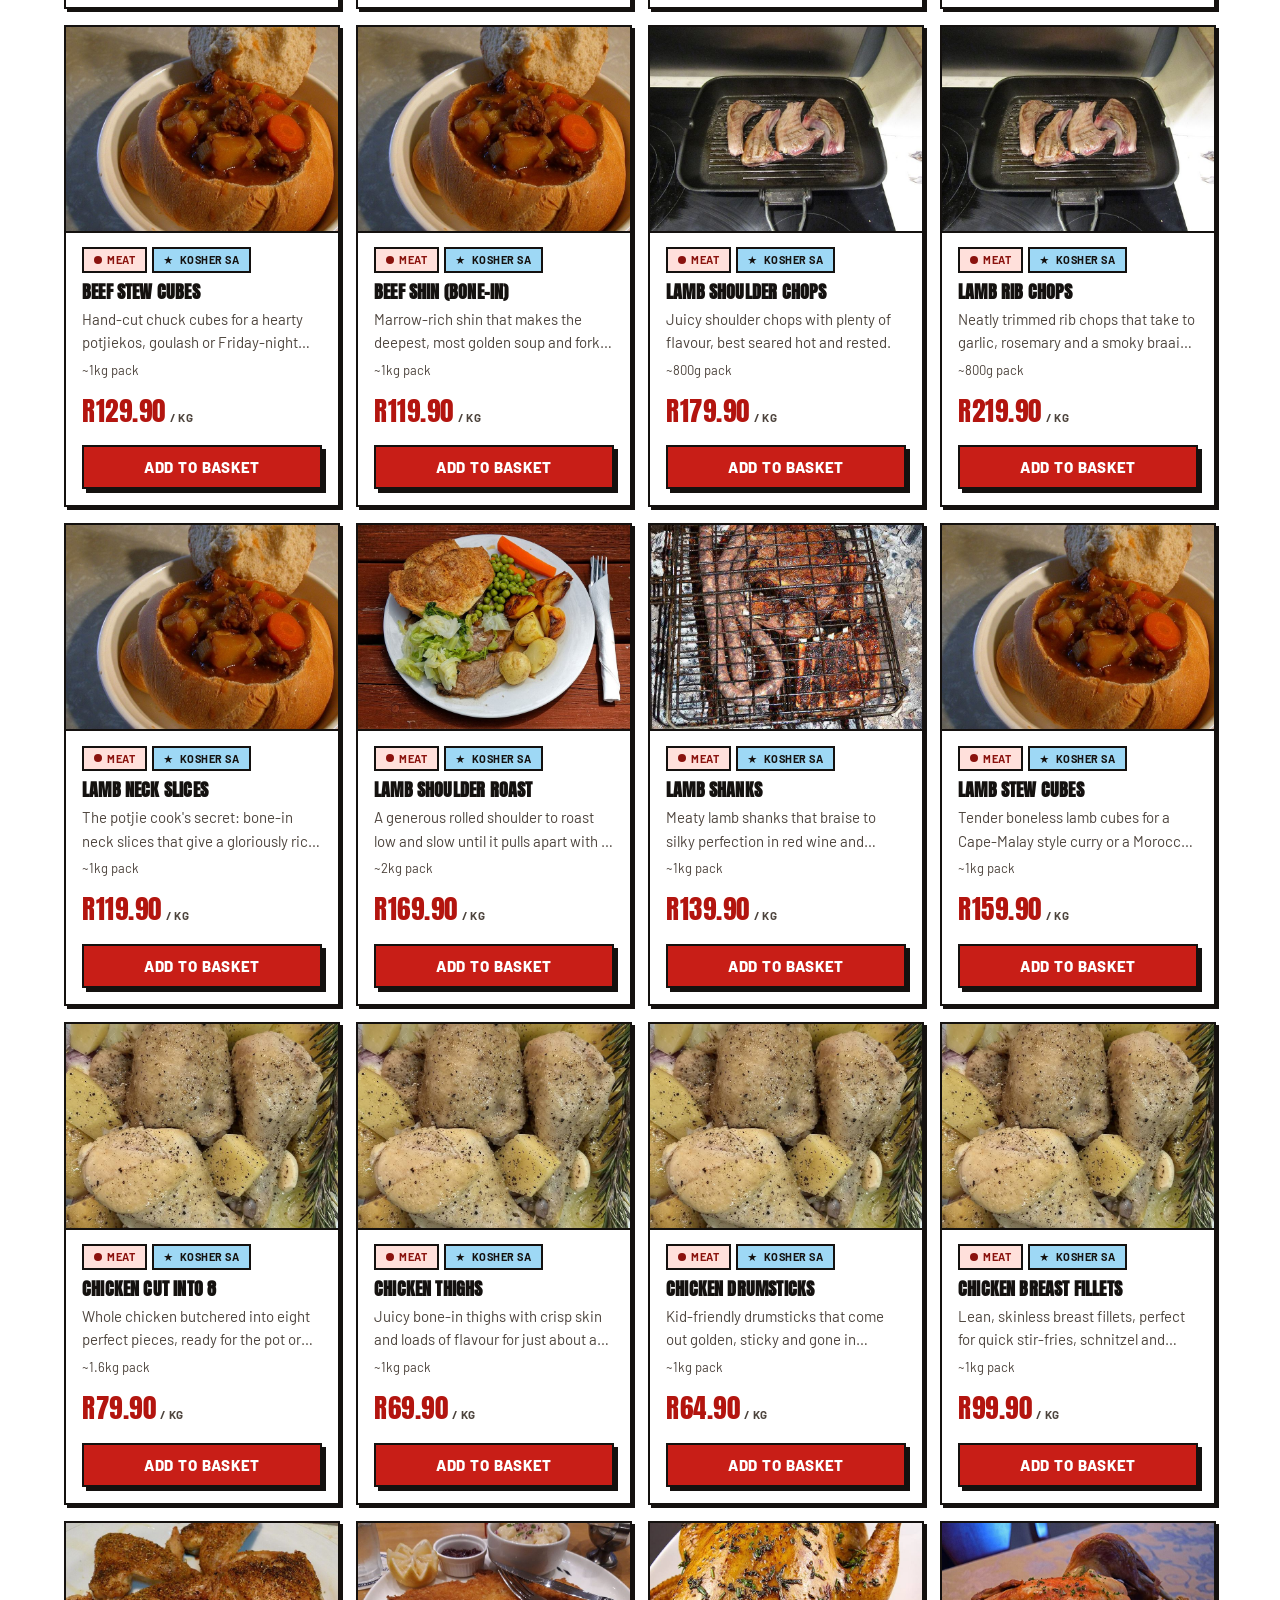
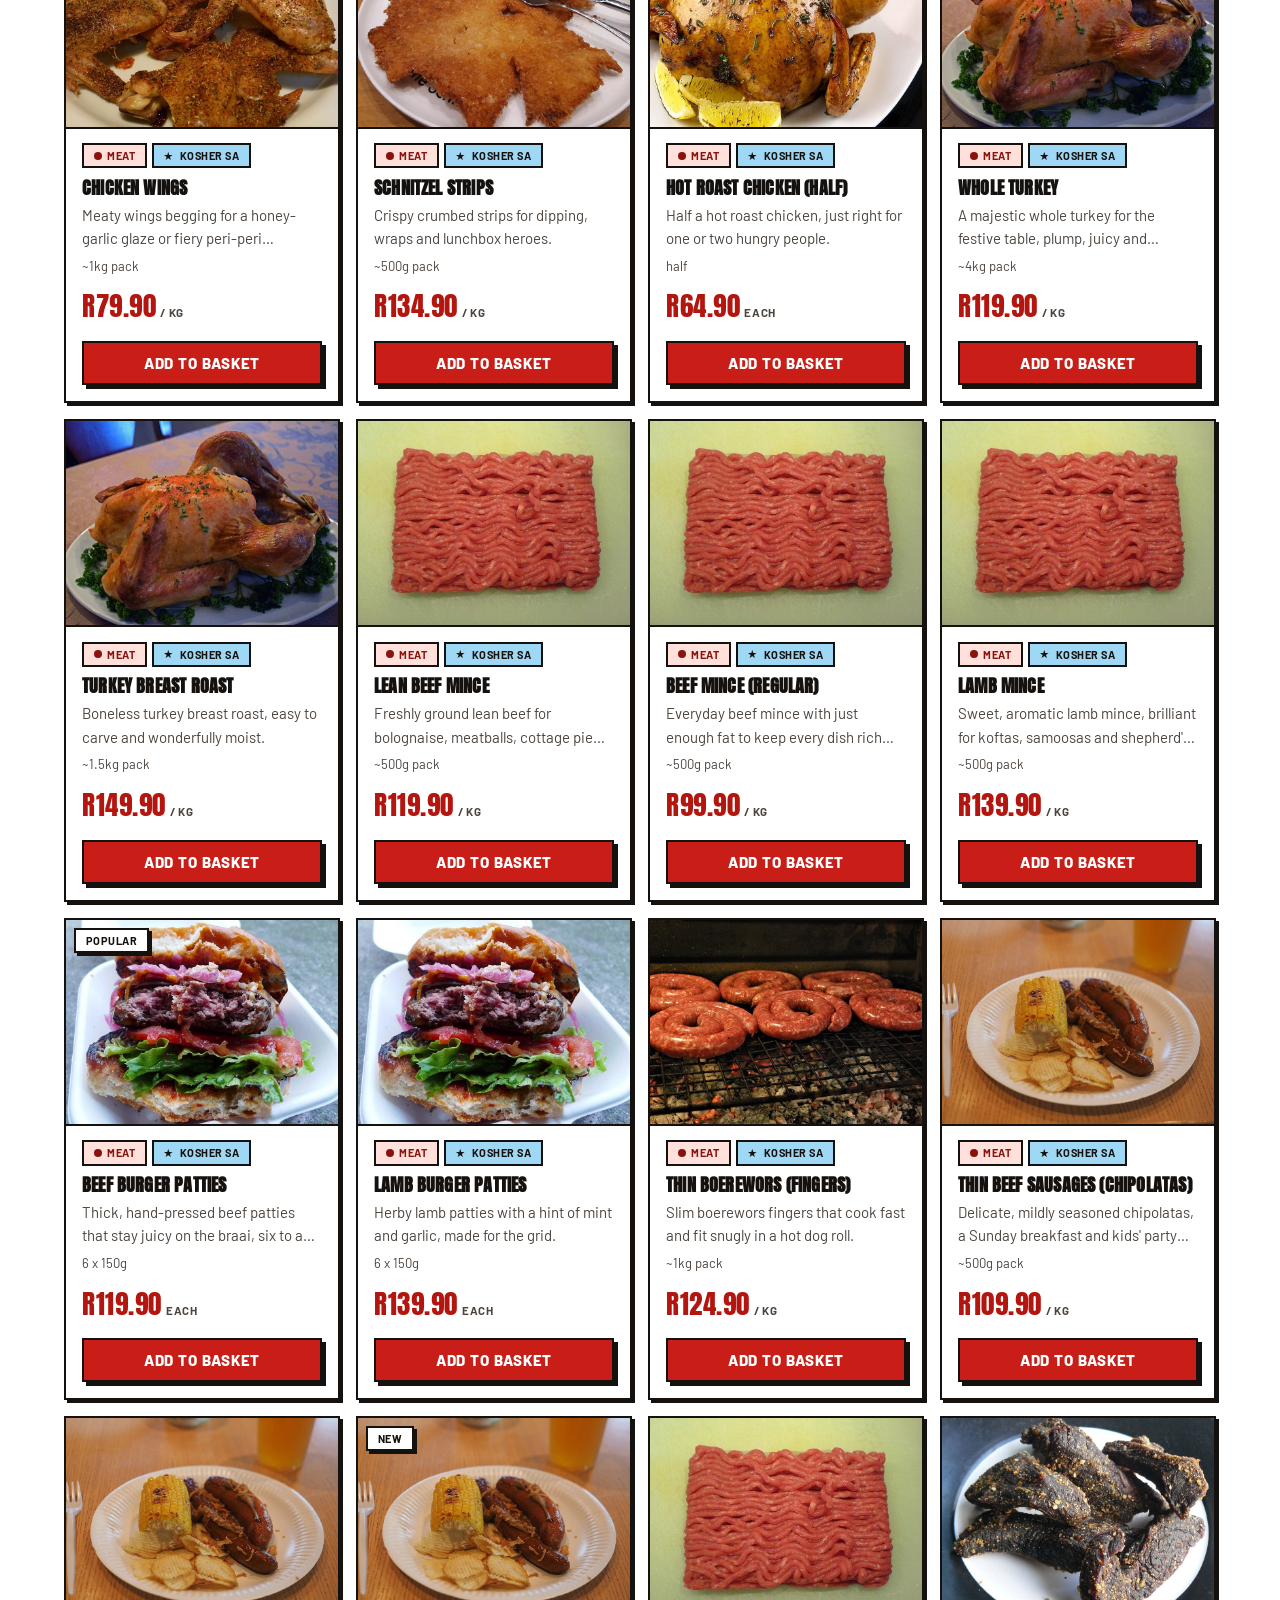
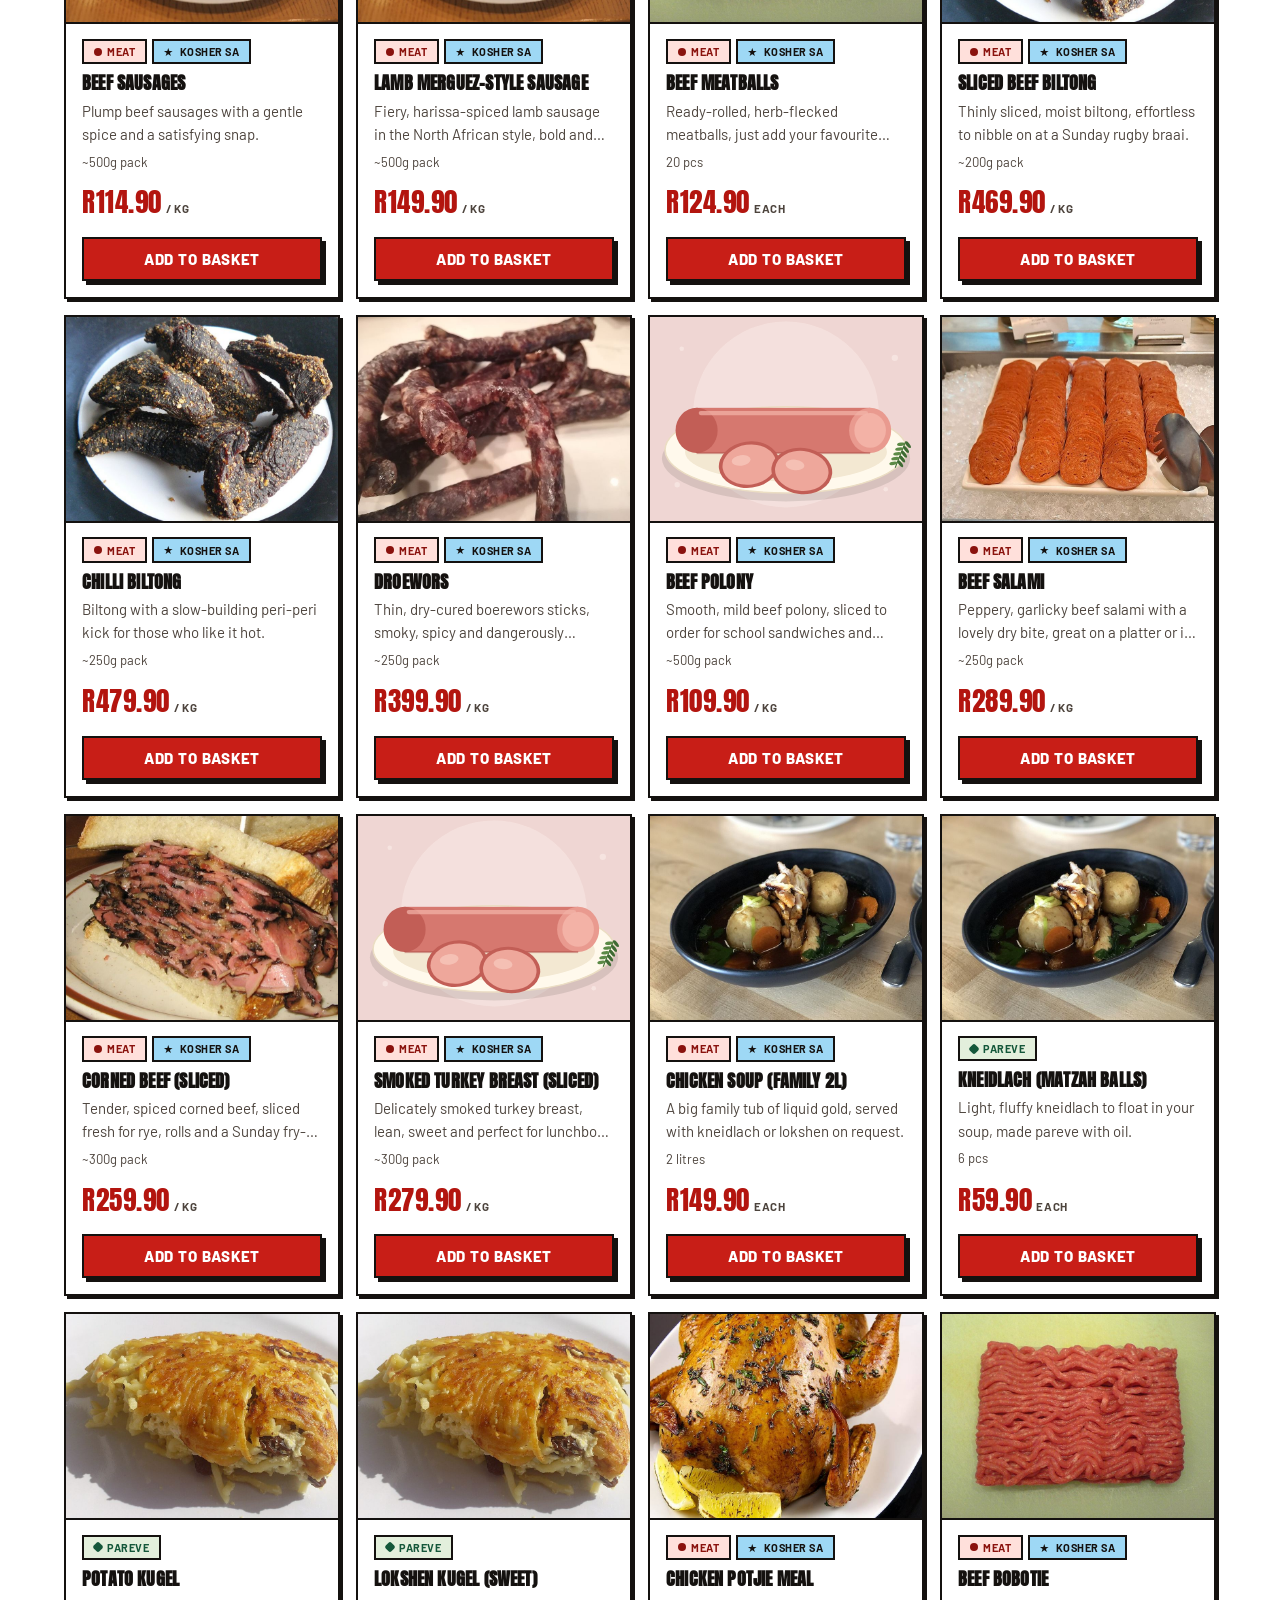
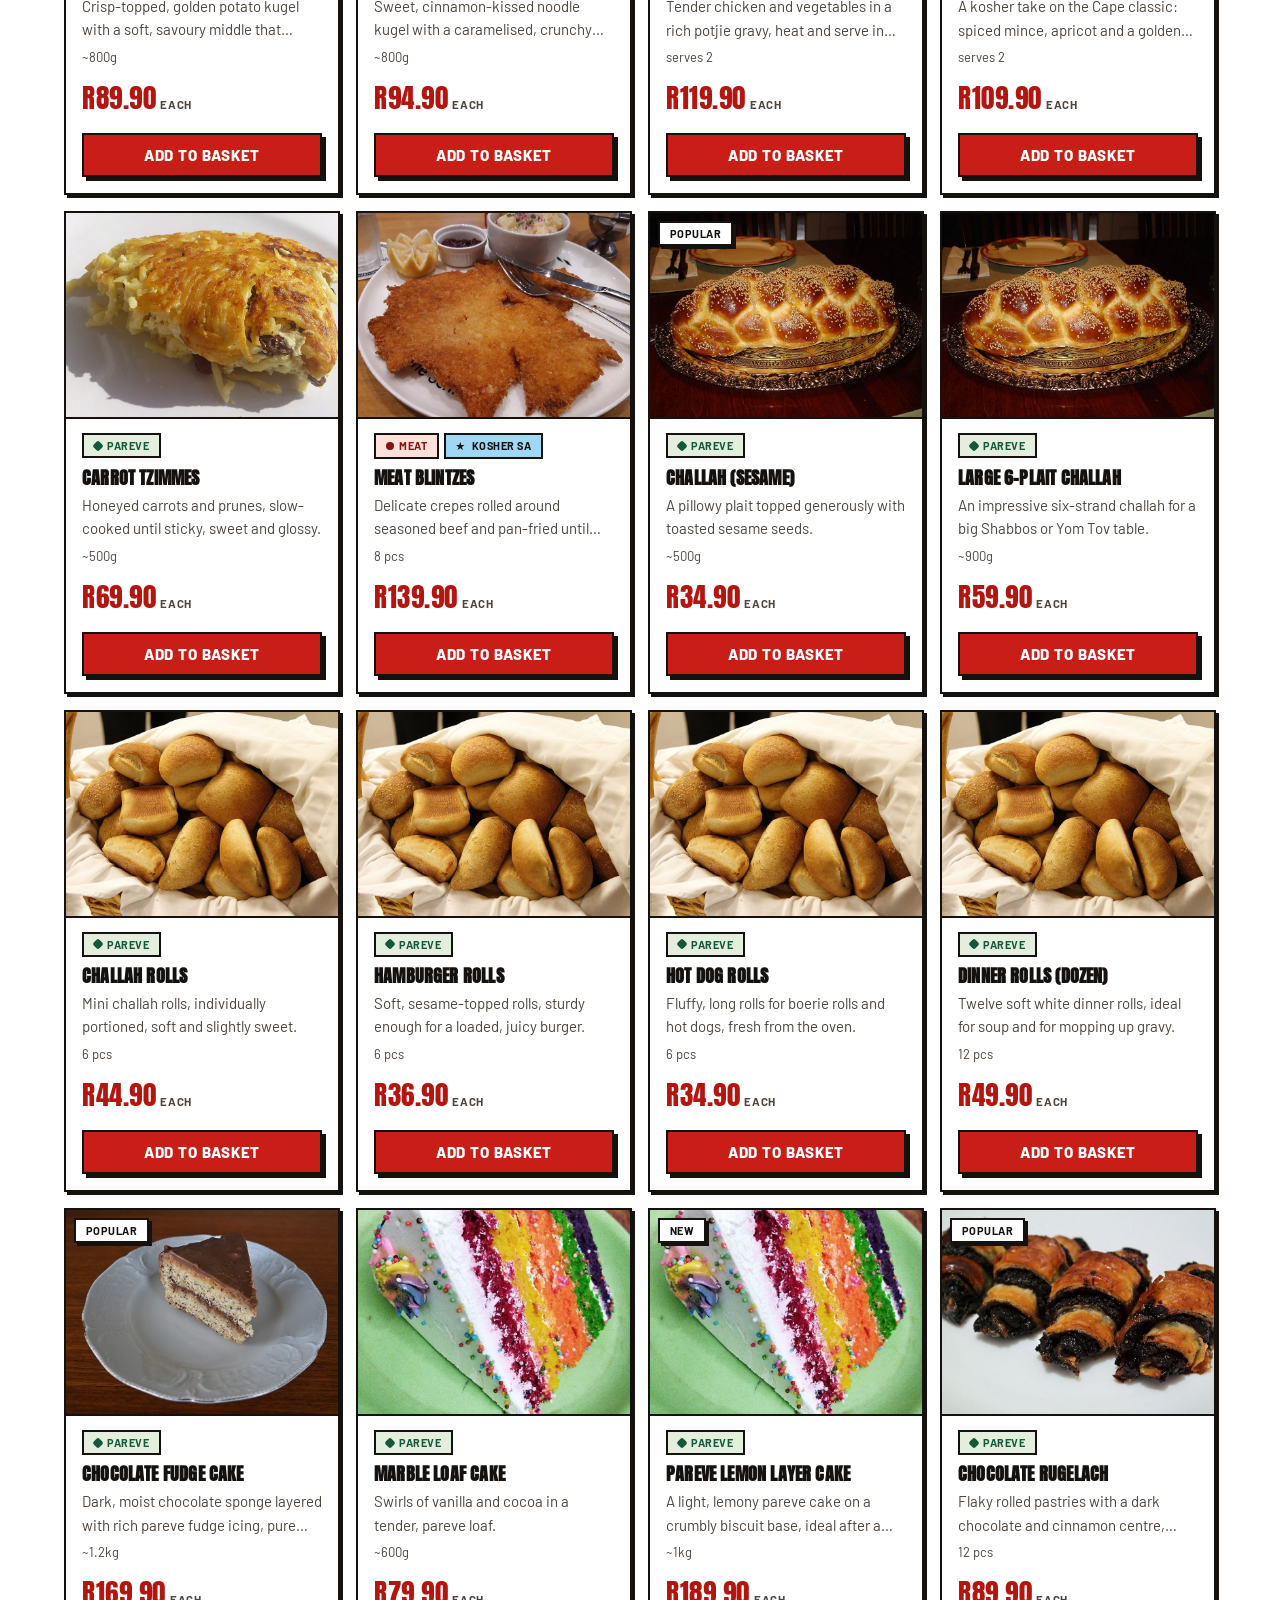
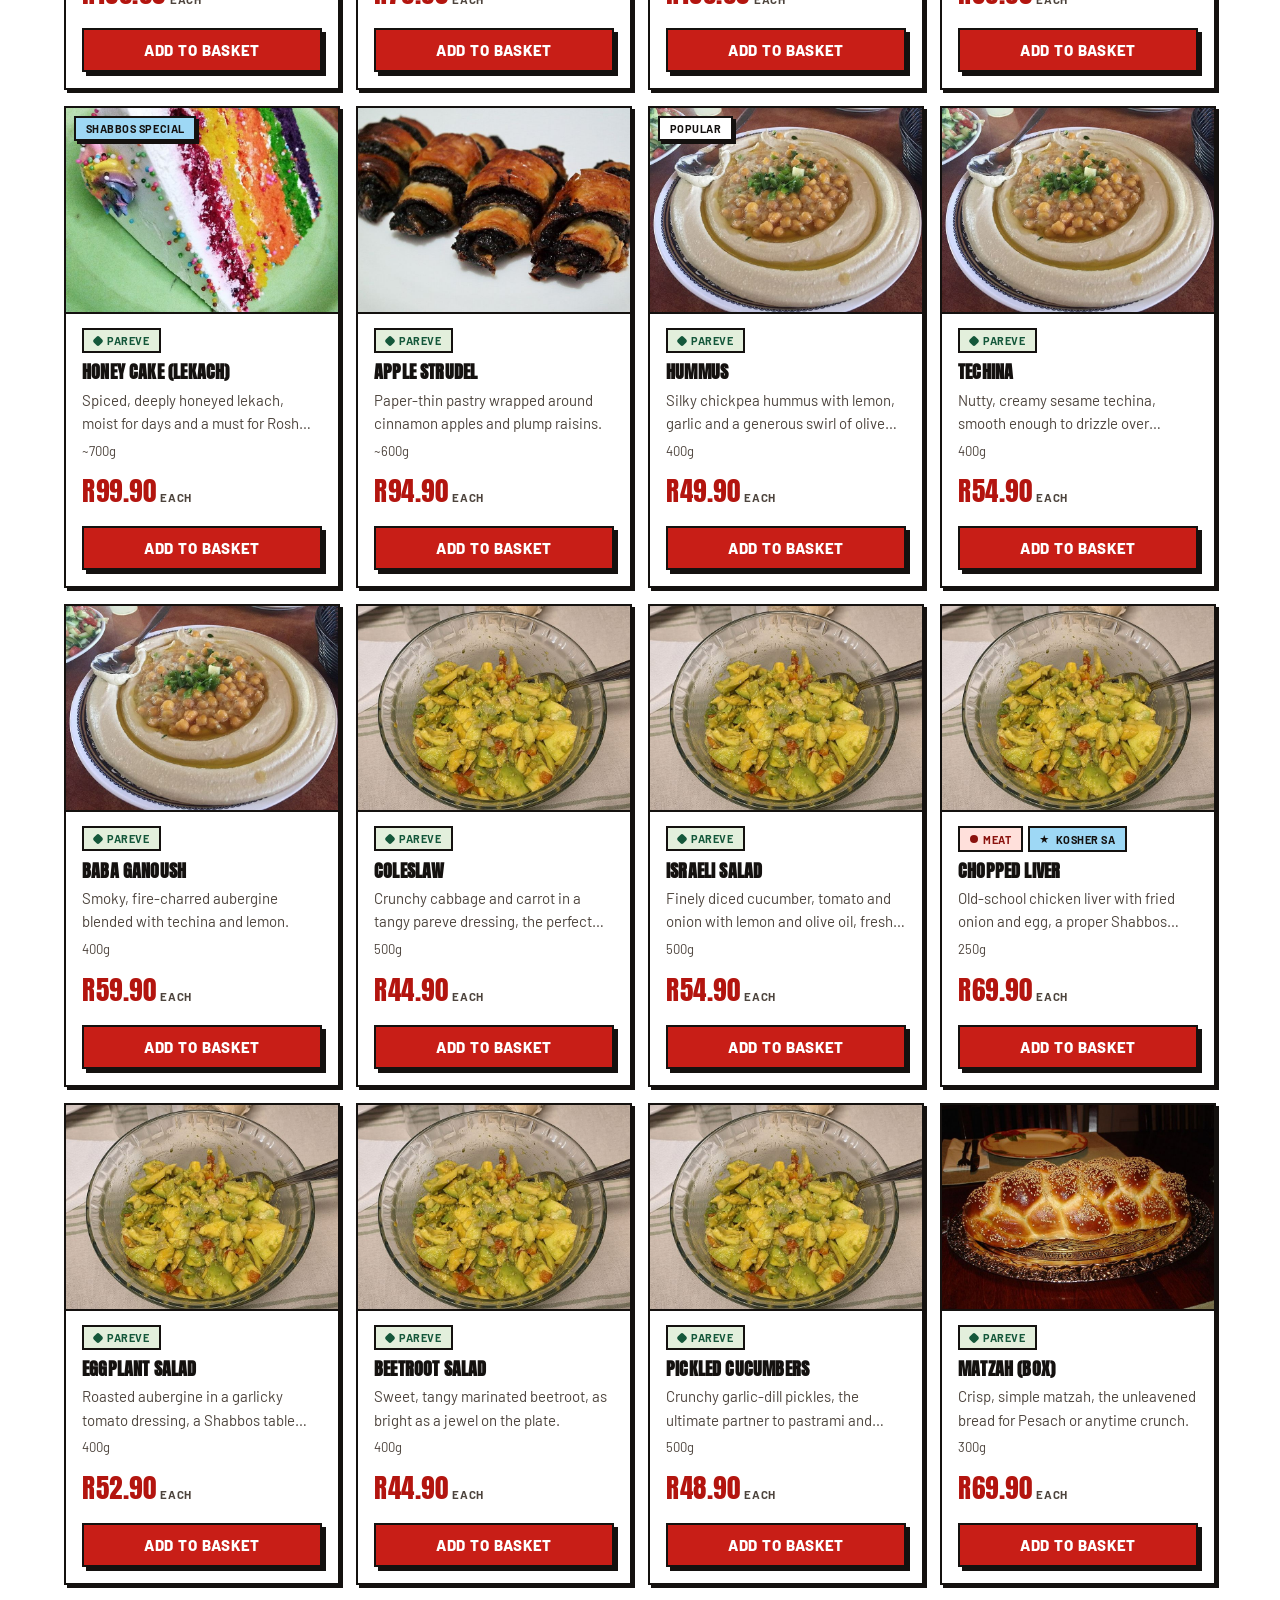
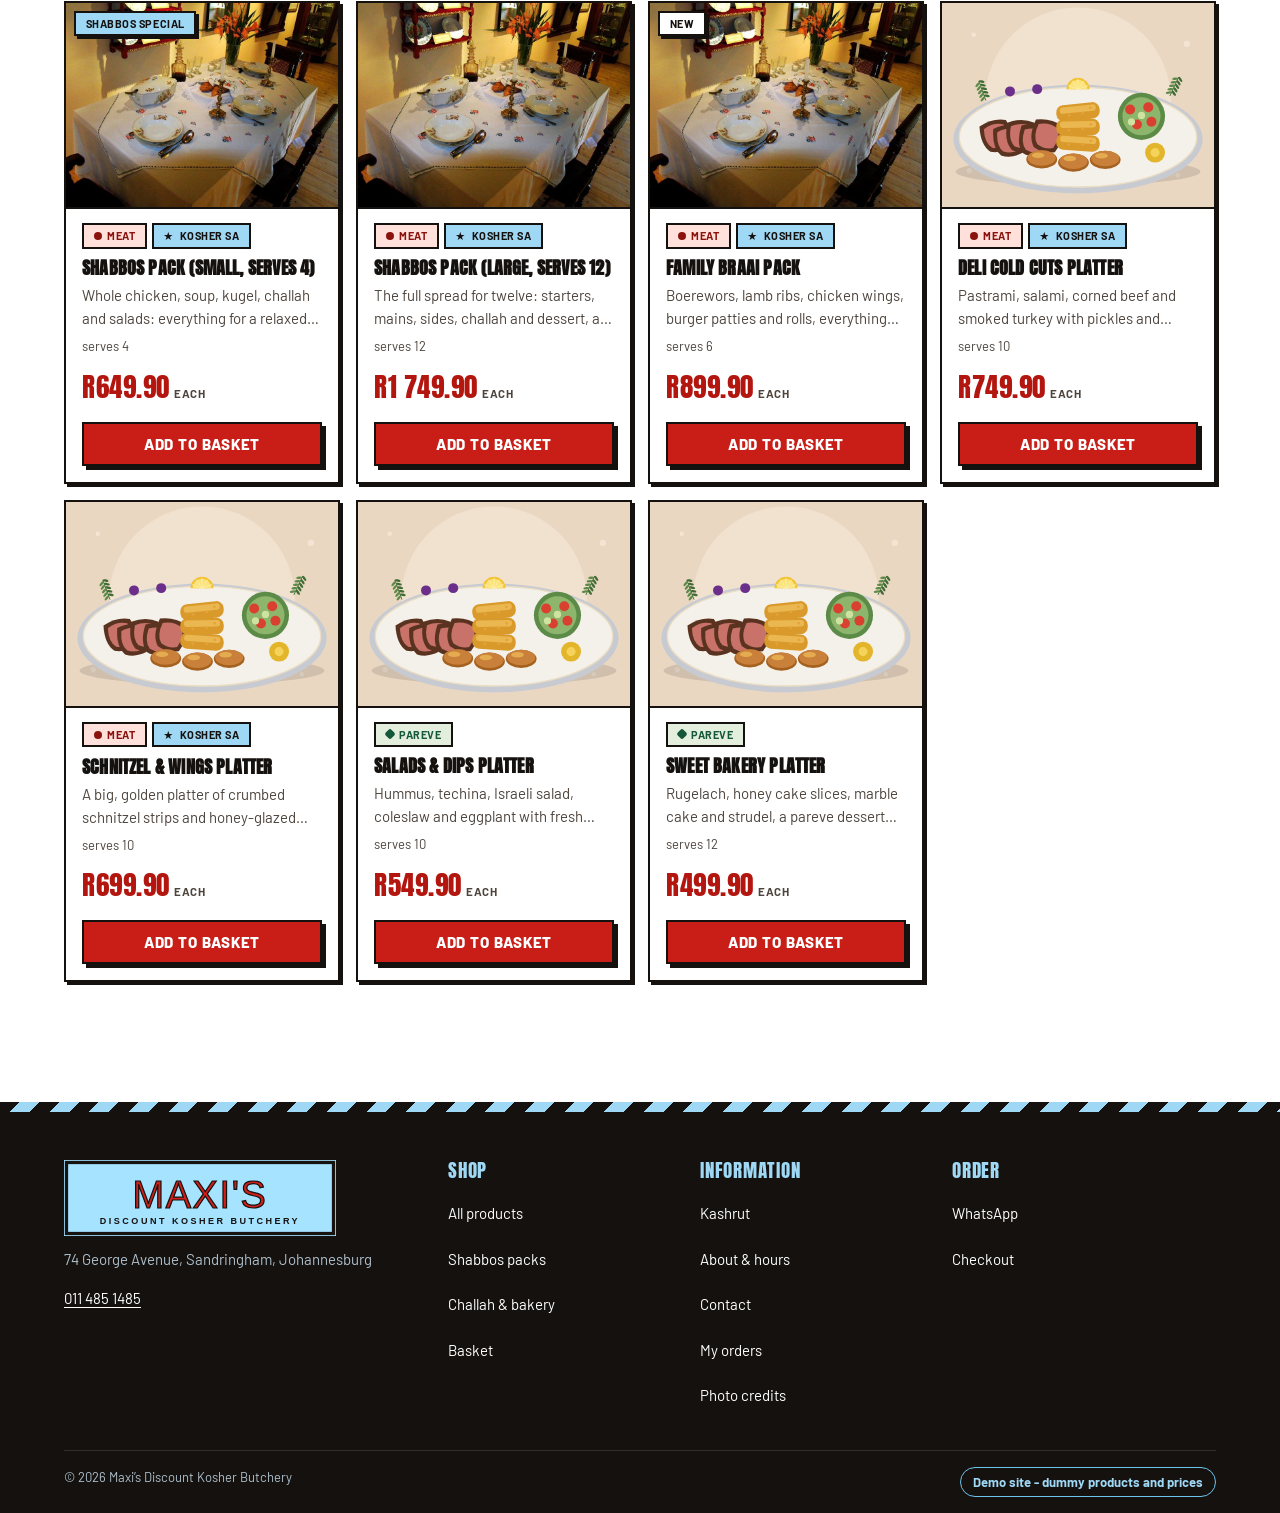
<file: shop.html>
<!doctype html>
<html lang="en-ZA">
<head>
<meta charset="utf-8">
<meta name="viewport" content="width=device-width, initial-scale=1">
<title>Shop - Maxi's Discount Kosher Butchery</title>
<meta name="description" content="Browse kosher beef, lamb, chicken, deli, bakery and Shabbos packs. Filter by category, Kosher SA, Shabbos, braai, meat or pareve.">
<meta name="robots" content="index,follow">
<meta name="color-scheme" content="light">
<meta name="theme-color" content="#14110F">
<meta property="og:type" content="website">
<meta property="og:site_name" content="Maxi's Discount Kosher Butchery">
<meta property="og:title" content="Shop - Maxi's Discount Kosher Butchery">
<meta property="og:description" content="Browse kosher beef, lamb, chicken, deli, bakery and Shabbos packs. Filter by category, Kosher SA, Shabbos, braai, meat or pareve.">
<meta property="og:image" content="assets/photos/shabbos-box.jpg">
<meta property="og:locale" content="en_ZA">
<meta name="twitter:card" content="summary">
<link rel="icon" href="assets/favicon.svg" type="image/svg+xml">
<link rel="manifest" href="manifest.webmanifest">
<link rel="preconnect" href="https://fonts.googleapis.com">
<link rel="preconnect" href="https://fonts.gstatic.com" crossorigin>
<link href="https://fonts.googleapis.com/css2?family=Anton&family=Barlow:wght@400;500;600;700&family=Frank+Ruhl+Libre:wght@500;700&display=swap" rel="stylesheet">
<link rel="stylesheet" href="css/tokens.css">
<link rel="stylesheet" href="css/base.css">
<link rel="stylesheet" href="css/components.css">
<link rel="stylesheet" href="css/pages.css">
<link rel="stylesheet" href="css/engineer.css">
<link rel="stylesheet" href="css/maxis.css">

</head>
<body data-page="shop">
<a class="skip-link" href="#main">Skip to content</a>
<div data-site-header></div>
<main id="main">

<section class="page-head"><div class="container"><nav aria-label="Breadcrumb"><ol class="breadcrumb"><li><a href="index.html">Home</a></li><li aria-current="page">Shop</li></ol></nav><h1 id="shop-title">The butchery &amp; deli</h1><p>All items are Meat (fleishig) or Pareve. No dairy is sold.</p></div></section>
<div class="container shop">
  <div class="alert alert--info pesach-banner" id="pesach-note" hidden><svg class="icon" aria-hidden="true"><use href="assets/icons.svg#info"/></svg><p><strong>Pesach mode:</strong> showing Pesach products only.</p></div>
  <div class="toolbar toolbar--sticky">
    <form class="search" id="search-form" role="search"><svg class="icon" aria-hidden="true"><use href="assets/icons.svg#search"/></svg><label class="visually-hidden" for="q">Search products</label><input id="q" class="input" type="search" placeholder="Search products, e.g. brisket" autocomplete="off"></form>
    <div class="chips" role="group" aria-label="Category" id="cat-chips"></div>
    <div class="cluster"><span class="text-sm muted" id="kosher-label">Type:</span><div class="chips" role="group" aria-labelledby="kosher-label" id="kosher-chips"></div></div>
    <div class="cluster"><span class="text-sm muted" id="tag-label">Filter:</span><div class="chips" role="group" aria-labelledby="tag-label" id="tag-chips"></div></div>
    <div class="toolbar__row"><p class="toolbar__count" id="count" aria-live="polite"></p><label class="visually-hidden" for="sort">Sort by</label><select id="sort" class="select select--inline"><option value="featured">Featured</option><option value="price-asc">Price: low to high</option><option value="price-desc">Price: high to low</option><option value="name-asc">Name A-Z</option></select></div>
  </div>
  <div class="alert alert--info" id="cat-note" hidden style="margin-top:var(--s-4)"><svg class="icon" aria-hidden="true"><use href="assets/icons.svg#shield"/></svg><p></p></div>
  <ul class="product-grid" id="product-grid" style="margin-top:var(--s-4)"></ul>
</div>
</main>
<div data-site-footer></div>
<noscript><p class="container" style="padding:1rem 0">This shop needs JavaScript to show products and your basket. You can still call us on 011 485 1485 or message us on WhatsApp.</p></noscript>
<script src="data/config.js" defer></script>
<script src="data/products.js" defer></script>
<script src="js/format.js" defer></script>
<script src="js/catalog.js" defer></script>
<script src="js/rules.js" defer></script>
<script src="js/store.js" defer></script>
<script src="js/ui.js" defer></script>
<script src="js/shop.js" defer></script>
<script src="vendor/gsap.min.js" defer></script>
<script src="vendor/ScrollTrigger.min.js" defer></script>
<script src="vendor/SplitText.min.js" defer></script>
<script src="vendor/lenis.min.js" defer></script>
<script src="js/fx.js" defer></script>
</body>
</html>
</file>
<file: css/tokens.css>
/* Maxi's Discount Kosher Butchery - design tokens. White, signal red, light blue, ink black (matches the shop logo). Light only (bold flyer look). */
:root {
  /* brand */
  --burgundy-900: #4A0B08;
  --burgundy-800: #14110F;
  --burgundy-700: #C81E17;   /* primary: signal red */
  --burgundy-600: #A8140E;
  --burgundy-500: #E23A2E;
  --burgundy-100: #FFE0DB;
  --brass-700: #0B5A86;      /* brass as TEXT on cream (AA) */
  --brass-600: #1479AE;
  --brass-500: #6CC4EE;      /* brass as DECORATION */
  --brass-400: #9ED8F5;
  --brass-200: #DDF2FC;
  --herb-700: #14573A;
  --herb-600: #1B6B43;
  --herb-100: #E3EFDC;
  --char-900: #14110F;
  --char-700: #3A332E;
  --char-500: #6B625B;

  /* semantic - light */
  --bg: #FFFFFF;
  --bg-alt: #D4EEFB;
  --surface: #FFFFFF;
  --surface-2: #EAF5FB;
  --ink: var(--char-900);
  --ink-2: #4D443D;          /* 7.0:1 on --bg */
  --ink-inverse: #FFF8EA;
  --line: #CBD9E2;
  --line-strong: #14110F;
  --primary: var(--burgundy-700);
  --primary-hover: var(--burgundy-600);
  --primary-ink: #FFFFFF;
  --primary-text: #B3150F; /* primary used as TEXT colour */
  --primary-soft: var(--burgundy-100);
  --accent: var(--brass-500);
  --accent-ink: #0B5A86;
  --accent-soft: var(--brass-200);
  --pareve: var(--herb-600);
  --pareve-bg: var(--herb-100);
  --meat: var(--burgundy-700);
  --meat-bg: var(--burgundy-100);
  --success: #2F6B3A;
  --warn-bg: #E3F3FC;
  --warn-ink: #0B3C5A;
  --danger: #A3202E;
  --focus: #1F5FBF;
  --overlay: rgba(36, 22, 24, .55);
  --announce-bg: #9ED8F5;
  --announce-ink: #14110F;
  --footer-bg: #14110F;
  --footer-ink: #F2F8FC;
  --footer-ink-2: #AEBFCA;
  --skeleton-a: #E1ECF3;
  --skeleton-b: #F2F8FC;

  /* geometric border motif (fine lattice, neutral) */
  --motif: repeating-linear-gradient(135deg,#14110F 0 14px,#9ED8F5 14px 28px);
  --pattern: none;

  /* type */
  --font-display: "Anton", "Impact", "Haettenschweiler", "Arial Narrow Bold", sans-serif;
  --font-body: "Barlow", system-ui, -apple-system, "Segoe UI", Roboto, "Helvetica Neue", Arial, sans-serif;
  --font-hebrew: "Frank Ruhl Libre", "David", "Times New Roman", serif;
  --fs-xs: .8125rem;  --fs-sm: .9375rem;  --fs-base: 1.0625rem;
  --fs-md: 1.1875rem; --fs-lg: clamp(1.3rem, 1.1rem + 1vw, 1.65rem);
  --fs-xl: clamp(1.7rem, 1.3rem + 2vw, 2.4rem);
  --fs-2xl: clamp(2.2rem, 1.5rem + 3.6vw, 3.8rem);
  --lh-tight: 1.15; --lh-body: 1.55;

  /* space (4px base) */
  --s-1: .25rem; --s-2: .5rem; --s-3: .75rem; --s-4: 1rem; --s-5: 1.5rem;
  --s-6: 2rem; --s-7: 3rem; --s-8: 4.5rem;
  --gutter: 1rem;
  --container: 76rem;

  /* shape + depth */
  --r-sm: 4px; --r-md: 6px; --r-lg: 10px; --r-pill: 999px;
  --shadow-1: 3px 3px 0 #14110F;
  --shadow-2: 6px 6px 0 #14110F;
  --shadow-3: 8px 8px 0 #14110F;

  /* motion */
  --ease: cubic-bezier(.2, .7, .2, 1);
  --t-fast: 140ms; --t-med: 260ms;

  /* sizing */
  --tap: 44px;
  --header-h: 64px;
  --z-header: 50; --z-drawer: 80; --z-toast: 100;

  color-scheme: light;
}

@media (min-width: 40em) { :root { --gutter: 1.5rem; --header-h: 72px; } }
@media (min-width: 64em) { :root { --gutter: 2rem; } }
</file>
<file: css/base.css>
/* base.css - reset, typography, layout primitives, a11y utilities */
*, *::before, *::after { box-sizing: border-box; }
html { -webkit-text-size-adjust: 100%; text-size-adjust: 100%; scroll-behavior: smooth; scroll-padding-top: calc(var(--header-h) + 1rem); }
body {
  margin: 0; background: var(--bg); color: var(--ink);
  font-family: var(--font-body); font-size: var(--fs-base); line-height: var(--lh-body);
  -webkit-font-smoothing: antialiased; text-rendering: optimizeLegibility;
  min-height: 100vh; min-height: 100dvh; display: flex; flex-direction: column;
}
body > main { flex: 1 0 auto; }
img, svg, video { max-width: 100%; height: auto; display: block; }
button, input, select, textarea { font: inherit; color: inherit; }
button { cursor: pointer; }
a { color: var(--primary-text); text-underline-offset: .2em; text-decoration-thickness: 1px; }
a:hover { text-decoration-thickness: 2px; }
p { margin: 0 0 var(--s-4); }
h1, h2, h3, h4 { font-family: var(--font-display); font-weight: 600; line-height: var(--lh-tight); margin: 0 0 var(--s-3); letter-spacing: -.01em; font-variation-settings: "opsz" 72; }
h1 { font-size: var(--fs-2xl); } h2 { font-size: var(--fs-xl); } h3 { font-size: var(--fs-lg); } h4 { font-size: var(--fs-md); }
ul, ol { margin: 0 0 var(--s-4); padding-left: 1.25rem; }
hr { border: 0; border-top: 1px solid var(--line); margin: var(--s-5) 0; }
small, .text-sm { font-size: var(--fs-sm); }
.text-xs { font-size: var(--fs-xs); }
.muted { color: var(--ink-2); }
.num { font-variant-numeric: tabular-nums; }
.price { font-weight: 700; font-variant-numeric: tabular-nums; }

/* Hebrew: always mark <span class="he" lang="he" dir="rtl">בס״ד</span> */
.he, [lang="he"] { font-family: var(--font-hebrew); direction: rtl; unicode-bidi: isolate; font-weight: 500; letter-spacing: 0; }

/* focus: always visible */
:focus-visible { outline: 3px solid var(--focus); outline-offset: 2px; border-radius: 4px; }
:focus:not(:focus-visible) { outline: none; }

/* layout */
.container { width: 100%; max-width: var(--container); margin-inline: auto; padding-inline: var(--gutter); }
.section { padding-block: var(--s-7); }
.section--alt { background: var(--bg-alt); }
.section--pattern { background: var(--bg-alt) var(--pattern); }
.stack > * + * { margin-top: var(--stack, var(--s-4)); }
.cluster { display: flex; flex-wrap: wrap; gap: var(--gap, var(--s-3)); align-items: center; }
.grid { display: grid; gap: var(--gap, var(--s-4)); }
.sec-head { display: flex; flex-wrap: wrap; align-items: end; justify-content: space-between; gap: var(--s-2) var(--s-4); margin-bottom: var(--s-5); }
.sec-head h2 { margin: 0; }
.eyebrow { display: inline-block; font-size: var(--fs-xs); font-weight: 700; letter-spacing: .14em; text-transform: uppercase; color: var(--accent-ink); margin-bottom: var(--s-2); }
.motif-rule { height: 12px; background: var(--motif) repeat-x center; border: 0; margin: var(--s-5) 0; opacity: .9; }
.motif-rule--edge { margin: 0; }

/* a11y utilities */
.visually-hidden { position: absolute !important; width: 1px; height: 1px; margin: -1px; padding: 0; overflow: hidden; clip: rect(0 0 0 0); white-space: nowrap; border: 0; }
.skip-link { position: absolute; left: var(--s-3); top: -100px; z-index: 200; background: var(--primary); color: var(--primary-ink); padding: .75rem 1rem; border-radius: var(--r-sm); font-weight: 700; }
.skip-link:focus { top: var(--s-3); }
[hidden] { display: none !important; }
.no-scroll { overflow: hidden; }

@media (prefers-reduced-motion: reduce) {
  html { scroll-behavior: auto; }
  *, *::before, *::after { animation-duration: .001ms !important; animation-iteration-count: 1 !important; transition-duration: .001ms !important; scroll-behavior: auto !important; }
}
@media print { .announce, .site-header, .site-footer, .drawer, .toast-region { display: none !important; } body { background: #fff; color: #000; } }
</file>
<file: css/components.css>
/* components.css - reusable UI. Mobile-first; state classes use .is-* ; ARIA drives semantics. */

/* ---------- icons ---------- */
.icon { width: 1.25em; height: 1.25em; flex: none; fill: none; stroke: currentColor; stroke-width: 1.75; stroke-linecap: round; stroke-linejoin: round; vertical-align: -.2em; }
.icon--fill { fill: currentColor; stroke: none; }
.icon-btn { display: inline-grid; place-items: center; width: var(--tap); height: var(--tap); border: 0; border-radius: var(--r-pill); background: transparent; color: inherit; position: relative; transition: background var(--t-fast); }
.icon-btn:hover { background: color-mix(in srgb, currentColor 10%, transparent); }
.icon-btn .icon { width: 1.5rem; height: 1.5rem; }

/* ---------- buttons ---------- */
.btn { --btn-bg: var(--primary); --btn-ink: var(--primary-ink); --btn-bd: transparent;
  display: inline-flex; align-items: center; justify-content: center; gap: .5rem; min-height: var(--tap); padding: .65rem 1.25rem;
  border: 1.5px solid var(--btn-bd); border-radius: var(--r-pill); background: var(--btn-bg); color: var(--btn-ink);
  font-weight: 700; font-size: var(--fs-sm); line-height: 1.2; text-decoration: none; text-align: center; white-space: nowrap;
  transition: background var(--t-fast), transform var(--t-fast), box-shadow var(--t-fast), border-color var(--t-fast); }
.btn:hover { --btn-bg: var(--primary-hover); text-decoration: none; box-shadow: var(--shadow-1); }
.btn:active { transform: translateY(1px); }
.btn[disabled], .btn[aria-disabled="true"] { opacity: .5; cursor: not-allowed; box-shadow: none; transform: none; }
.btn--primary { /* default look; explicit class for clarity */ }
.btn--secondary { --btn-bg: transparent; --btn-ink: var(--primary-text); --btn-bd: var(--primary); }
.btn--secondary:hover { --btn-bg: var(--primary-soft); }
.btn--ghost { --btn-bg: transparent; --btn-ink: var(--ink); }
.btn--ghost:hover { --btn-bg: var(--surface-2); box-shadow: none; }
.btn--gold { --btn-bg: var(--brass-400); --btn-ink: #2B1A06; }
.btn--gold:hover { --btn-bg: #C4E8FA; }
.btn--whatsapp { --btn-bg: #1E7B46; --btn-ink: #fff; }
.btn--whatsapp:hover { --btn-bg: #176338; }
.btn--sm { padding: .45rem .9rem; font-size: var(--fs-xs); }
.btn--lg { padding: .9rem 1.75rem; font-size: var(--fs-base); }
.btn--block { display: flex; width: 100%; }
.btn--text { --btn-bg: transparent; --btn-ink: var(--primary-text); padding-inline: .5rem; text-decoration: underline; }
.btn--text:hover { --btn-bg: transparent; box-shadow: none; }

/* ---------- announcement bar ---------- */
.announce { background: var(--announce-bg); color: var(--announce-ink); font-size: var(--fs-sm); position: relative; }
.announce::after { content: ""; position: absolute; inset: auto 0 0 0; height: 3px; background: var(--motif) repeat-x center / auto 3px; opacity: .8; }
.announce__inner { display: flex; align-items: center; justify-content: center; flex-wrap: wrap; gap: .25rem .75rem; padding: .55rem var(--gutter) .7rem; text-align: center; }
.announce__text { margin: 0; font-weight: 500; }
.announce strong { color: var(--brass-400); }
.announce a { color: inherit; font-weight: 700; }
.announce--closed { background: #8A120D; }

/* ---------- header / nav ---------- */
.site-header { position: sticky; top: 0; z-index: var(--z-header); background: color-mix(in srgb, var(--bg) 94%, transparent); backdrop-filter: saturate(1.4) blur(10px); border-bottom: 1px solid var(--line); }
.site-header__bar { display: flex; align-items: center; gap: var(--s-2); min-height: var(--header-h); }
.brand { display: inline-flex; align-items: center; gap: .6rem; text-decoration: none; color: var(--ink); margin-right: auto; padding-block: .25rem; }
.brand:hover { text-decoration: none; }
.brand__mark { width: 2.5rem; height: 2.5rem; border-radius: 12px; }
.brand__text { display: grid; line-height: 1.05; }
.brand__name { font-family: var(--font-display); font-weight: 700; font-size: 1.5rem; color: var(--primary-text); letter-spacing: -.01em; font-variation-settings: "opsz" 96; }
.brand__sub { display: none; font-size: .625rem; font-weight: 700; letter-spacing: .16em; text-transform: uppercase; color: var(--ink-2); margin-top: .2rem; }
.bsd { display: none; font-size: 1.05rem; color: var(--accent-ink); margin-left: .25rem; }
.nav { display: none; }
.nav__link { display: inline-flex; align-items: center; min-height: var(--tap); padding: 0 .85rem; border-radius: var(--r-pill); font-weight: 600; font-size: var(--fs-sm); color: var(--ink); text-decoration: none; transition: background var(--t-fast), color var(--t-fast); }
.nav__link:hover { background: var(--surface-2); text-decoration: none; }
.nav__link[aria-current="page"] { color: var(--primary-text); background: var(--primary-soft); }
.header-actions { display: flex; align-items: center; gap: .25rem; }
.cart-btn { display: inline-flex; align-items: center; gap: .4rem; min-height: var(--tap); padding: 0 .9rem; border: 0; border-radius: var(--r-pill); background: var(--primary); color: var(--primary-ink); font-weight: 700; font-size: var(--fs-sm); transition: background var(--t-fast), transform var(--t-fast); }
.cart-btn:hover { background: var(--primary-hover); }
.cart-btn__label { display: none; }
.cart-btn__count { display: inline-grid; place-items: center; min-width: 1.5rem; height: 1.5rem; padding: 0 .35rem; border-radius: var(--r-pill); background: var(--brass-400); color: #2B1A06; font-size: .8125rem; font-variant-numeric: tabular-nums; }
.cart-btn__count[data-count="0"] { background: transparent; color: inherit; border: 1.5px solid currentColor; }
.cart-btn.is-bump { animation: bump .4s var(--ease); }
@keyframes bump { 40% { transform: scale(1.1); } }
.nav-toggle .nav-toggle__bars, .nav-toggle .nav-toggle__bars::before, .nav-toggle .nav-toggle__bars::after { display: block; width: 22px; height: 2px; background: currentColor; border-radius: 2px; transition: transform var(--t-med) var(--ease), opacity var(--t-fast); }
.nav-toggle__bars { position: relative; }
.nav-toggle__bars::before, .nav-toggle__bars::after { content: ""; position: absolute; left: 0; }
.nav-toggle__bars::before { top: -7px; } .nav-toggle__bars::after { top: 7px; }
.nav-toggle[aria-expanded="true"] .nav-toggle__bars { background: transparent; }
.nav-toggle[aria-expanded="true"] .nav-toggle__bars::before { transform: translateY(7px) rotate(45deg); }
.nav-toggle[aria-expanded="true"] .nav-toggle__bars::after { transform: translateY(-7px) rotate(-45deg); }

.mobile-menu { position: fixed; inset: var(--header-h) 0 0 0; z-index: calc(var(--z-header) - 1); background: var(--bg); padding: var(--s-4) var(--gutter) var(--s-7); overflow-y: auto; visibility: hidden; opacity: 0; transform: translateY(-8px); transition: opacity var(--t-med) var(--ease), transform var(--t-med) var(--ease), visibility 0s var(--t-med); }
.mobile-menu.is-open { visibility: visible; opacity: 1; transform: none; transition-delay: 0s; }
.mobile-menu__list { list-style: none; margin: 0 0 var(--s-5); padding: 0; }
.mobile-menu__link { display: flex; align-items: center; justify-content: space-between; min-height: 52px; padding: .5rem .25rem; font-family: var(--font-display); font-size: 1.35rem; font-weight: 600; color: var(--ink); text-decoration: none; border-bottom: 1px solid var(--line); }
.mobile-menu__link[aria-current="page"] { color: var(--primary-text); }
.mobile-menu__foot { display: grid; gap: var(--s-3); }
.motif-bar { display: block; height: 12px; background: var(--motif) repeat-x center; }

@media (min-width: 62em) {
  .nav { display: flex; gap: .15rem; margin-right: var(--s-3); }
  .nav-toggle, .mobile-menu { display: none; }
  .brand { margin-right: var(--s-5); }
  .brand__sub, .bsd { display: block; }
  .cart-btn__label { display: inline; }
  .nav { margin-left: auto; }
}
@media (min-width: 26em) and (max-width: 61.99em) { .brand__sub { display: block; } }

/* ---------- hero ---------- */
.hero { position: relative; overflow: hidden; background: var(--burgundy-800) var(--pattern); color: #FBEFD6; isolation: isolate; }
.hero::before { content: ""; position: absolute; inset: 0; background: radial-gradient(60% 80% at 85% 20%, rgba(217, 164, 65, .22), transparent 60%), radial-gradient(50% 60% at 0% 100%, rgba(0, 0, 0, .3), transparent 70%); z-index: -1; }
.hero__inner { display: grid; gap: var(--s-6); padding-block: var(--s-6) var(--s-7); align-items: center; }
.hero .eyebrow { color: var(--brass-400); }
.hero__title { font-size: var(--fs-2xl); color: #FFF8EA; margin-bottom: var(--s-4); font-variation-settings: "opsz" 144, "SOFT" 40; }
.hero__title em { font-style: italic; color: var(--brass-400); font-weight: 500; }
.hero__lead { font-size: var(--fs-md); max-width: 36rem; color: #F1E3C7; margin-bottom: var(--s-5); }
.hero__cta { display: flex; flex-wrap: wrap; gap: var(--s-3); margin-bottom: var(--s-5); }
.hero .btn--secondary { --btn-ink: #FFF8EA; --btn-bd: rgba(255, 248, 234, .55); }
.hero .btn--secondary:hover { --btn-bg: rgba(255, 255, 255, .12); }
.hero .btn--primary, .hero .btn--gold { --btn-bg: var(--brass-400); --btn-ink: #2B1A06; }
.hero__facts { list-style: none; display: flex; flex-wrap: wrap; gap: .5rem 1.25rem; margin: 0; padding: 0; font-size: var(--fs-sm); color: #EBD9B6; }
.hero__facts li { display: inline-flex; align-items: center; gap: .4rem; }
.hero__facts .icon { color: var(--brass-400); }
.hero__art { position: relative; justify-self: center; width: min(100%, 26rem); aspect-ratio: 1 / 1.05; }
.hero__arch { position: absolute; inset: 0 8% 8% 8%; border-radius: 999px 999px var(--r-lg) var(--r-lg); overflow: hidden; border: 3px solid var(--brass-400); box-shadow: var(--shadow-3), 0 0 0 8px rgba(217, 164, 65, .18); background: #F6E6C8; }
.hero__arch img { width: 100%; height: 100%; object-fit: cover; }
.hero__chip { position: absolute; width: 38%; aspect-ratio: 1; border-radius: 50%; overflow: hidden; border: 4px solid var(--burgundy-800); box-shadow: var(--shadow-2); background: #F6E6C8; }
.hero__chip img { width: 100%; height: 100%; object-fit: cover; }
.hero__chip--a { left: -2%; bottom: 0; } .hero__chip--b { right: -2%; bottom: 14%; width: 30%; }
@media (min-width: 52em) { .hero__inner { grid-template-columns: 1.1fr .9fr; padding-block: var(--s-8); gap: var(--s-7); } }

/* ---------- section: category tiles ---------- */
.cat-grid { list-style: none; margin: 0; padding: 0; display: grid; grid-template-columns: repeat(2, 1fr); gap: var(--s-3); }
.cat-tile { position: relative; display: flex; flex-direction: column; height: 100%; text-decoration: none; color: var(--ink); background: var(--surface); border: 1px solid var(--line); border-radius: var(--r-md); overflow: hidden; box-shadow: var(--shadow-1); transition: transform var(--t-med) var(--ease), box-shadow var(--t-med), border-color var(--t-fast); }
.cat-tile:hover { transform: translateY(-3px); box-shadow: var(--shadow-2); border-color: var(--brass-500); text-decoration: none; }
.cat-tile__art { width: 100%; aspect-ratio: 4 / 3; object-fit: cover; }
.cat-tile__body { display: grid; gap: .1rem; padding: .7rem .9rem .85rem; border-top: 3px solid var(--brass-400); }
.cat-tile__name { font-family: var(--font-display); font-weight: 600; font-size: 1.1rem; line-height: 1.2; }
.cat-tile__count { font-size: var(--fs-xs); color: var(--ink-2); }
@media (min-width: 40em) { .cat-grid { grid-template-columns: repeat(3, 1fr); gap: var(--s-4); } }
@media (min-width: 64em) { .cat-tile__name { font-size: 1.25rem; } }

/* ---------- badges ---------- */
.badge { display: inline-flex; align-items: center; gap: .35rem; padding: .18rem .6rem; border-radius: var(--r-pill); font-size: .75rem; font-weight: 700; letter-spacing: .03em; line-height: 1.4; white-space: nowrap; background: var(--surface-2); color: var(--ink); border: 1px solid var(--line); }
.badge::before { content: ""; width: .5rem; height: .5rem; border-radius: 50%; background: currentColor; }
.badge--meat { background: var(--meat-bg); color: var(--meat); border-color: transparent; }
.badge--pareve { background: var(--pareve-bg); color: var(--pareve); border-color: transparent; }
.badge--pareve::before { border-radius: 2px; transform: rotate(45deg); }
.badge--kosher-sa { background: var(--accent-soft); color: var(--accent-ink); border-color: transparent; }
.badge--kosher-sa::before { content: "\2605"; width: auto; height: auto; background: none; font-size: .7rem; }
.badge--popular, .badge--special, .badge--new { background: var(--primary); color: var(--primary-ink); border-color: transparent; }
.badge--popular::before, .badge--special::before, .badge--new::before { display: none; }
.badge--special { background: var(--brass-400); color: #2B1A06; }
.badge--new { background: var(--herb-600); color: #fff; }
.badge--out { background: var(--char-700); color: #fff; border-color: transparent; }
.badge--out::before { display: none; }

/* ---------- quantity stepper ---------- */
.qty { display: inline-flex; align-items: center; border: 1.5px solid var(--line-strong); border-radius: var(--r-pill); background: var(--surface); overflow: hidden; }
.qty__btn { flex: none; width: var(--tap); height: var(--tap); border: 0; background: transparent; color: var(--primary-text); font-size: 1.4rem; font-weight: 700; line-height: 1; display: grid; place-items: center; transition: background var(--t-fast); }
.qty__btn:hover:not([disabled]) { background: var(--primary-soft); }
.qty__btn[disabled] { opacity: .35; cursor: not-allowed; }
.qty__input { width: 3.5rem; min-width: 0; min-height: var(--tap); border: 0; background: transparent; text-align: center; font-weight: 700; font-variant-numeric: tabular-nums; -moz-appearance: textfield; padding: 0; }
.qty__input::-webkit-outer-spin-button, .qty__input::-webkit-inner-spin-button { -webkit-appearance: none; margin: 0; }
.qty__input:focus-visible { outline-offset: -3px; }
.qty__unit { padding-right: .85rem; margin-left: -.35rem; font-size: var(--fs-xs); color: var(--ink-2); font-weight: 600; }

/* ---------- product card + grid ---------- */
.product-grid { list-style: none; margin: 0; padding: 0; display: grid; grid-template-columns: repeat(2, minmax(0, 1fr)); gap: var(--s-3); }
@media (min-width: 48em) { .product-grid { grid-template-columns: repeat(3, minmax(0, 1fr)); gap: var(--s-4); } }
@media (min-width: 72em) { .product-grid { grid-template-columns: repeat(4, minmax(0, 1fr)); } }
.product-card { position: relative; display: flex; flex-direction: column; height: 100%; background: var(--surface); border: 1px solid var(--line); border-radius: var(--r-md); overflow: hidden; box-shadow: var(--shadow-1); transition: box-shadow var(--t-med), transform var(--t-med) var(--ease); }
.product-card:hover { box-shadow: var(--shadow-2); transform: translateY(-2px); }
.product-card__media { position: relative; display: block; background: var(--bg-alt); aspect-ratio: 4 / 3; }
.product-card__media img { width: 100%; height: 100%; object-fit: cover; }
.product-card__flag { position: absolute; top: .5rem; left: .5rem; box-shadow: var(--shadow-1); }
.product-card__body { display: flex; flex-direction: column; flex: 1; gap: .35rem; padding: .75rem .8rem .9rem; }
.product-card__badges { display: flex; flex-wrap: wrap; gap: .3rem; }
.product-card__title { font-family: var(--font-display); font-size: 1.05rem; font-weight: 600; line-height: 1.22; margin: .1rem 0 0; }
.product-card__title a { color: inherit; text-decoration: none; }
.product-card__title a::after { content: ""; position: absolute; inset: 0; z-index: 1; } /* whole-card link */
.product-card__title a:hover { text-decoration: underline; }
.product-card__desc { display: none; margin: 0; font-size: var(--fs-sm); color: var(--ink-2); }
.product-card__pack { margin: 0; font-size: var(--fs-xs); color: var(--ink-2); }
.product-card__price { margin: auto 0 0; padding-top: .25rem; display: flex; align-items: baseline; gap: .25rem; }
.product-card__price .price { font-size: 1.2rem; color: var(--primary-text); }
.product-card__price .unit { font-size: var(--fs-xs); color: var(--ink-2); }
.product-card__actions { position: relative; z-index: 2; display: grid; gap: .5rem; margin-top: .5rem; }
.product-card__actions .qty { justify-self: stretch; justify-content: space-between; }
.product-card__actions .qty__input { flex: 1; }
.product-card__actions .qty__btn { width: 40px; }
.product-card__actions .qty__unit { margin-left: 0; padding-right: .5rem; }
.product-card.is-out { opacity: .75; } .product-card.is-out .product-card__media img { filter: grayscale(.7); }
@media (min-width: 48em) { .product-card__desc { display: -webkit-box; -webkit-line-clamp: 2; -webkit-box-orient: vertical; overflow: hidden; } .product-card__body { padding: .9rem 1rem 1rem; } .product-card__title { font-size: 1.15rem; } }

/* ---------- filters / sort toolbar ---------- */
.toolbar { display: grid; gap: var(--s-3); padding-block: var(--s-3); }
.toolbar--sticky { position: sticky; top: var(--header-h); z-index: 20; background: color-mix(in srgb, var(--bg) 95%, transparent); backdrop-filter: blur(8px); border-bottom: 1px solid var(--line); margin-inline: calc(var(--gutter) * -1); padding-inline: var(--gutter); }
.toolbar__row { display: flex; gap: var(--s-3); align-items: center; flex-wrap: wrap; }
.toolbar__count { margin: 0; font-size: var(--fs-sm); color: var(--ink-2); margin-right: auto; }
.chips { display: flex; gap: .5rem; overflow-x: auto; scroll-snap-type: x proximity; padding: .15rem .1rem .35rem; margin-inline: calc(var(--gutter) * -1); padding-inline: var(--gutter); scrollbar-width: none; }
.chips::-webkit-scrollbar { display: none; }
.chip { flex: none; scroll-snap-align: start; display: inline-flex; align-items: center; gap: .4rem; min-height: var(--tap); padding: 0 1rem; border: 1.5px solid var(--line-strong); border-radius: var(--r-pill); background: var(--surface); color: var(--ink); font-weight: 600; font-size: var(--fs-sm); white-space: nowrap; transition: background var(--t-fast), border-color var(--t-fast), color var(--t-fast); }
.chip:hover { border-color: var(--primary); }
.chip[aria-pressed="true"], .chip.is-active { background: var(--primary); border-color: var(--primary); color: var(--primary-ink); }
.chip__count { font-size: var(--fs-xs); opacity: .8; font-variant-numeric: tabular-nums; }
.chip[aria-pressed="true"] .chip__count { opacity: 1; } /* keeps AA contrast on the filled chip in dark mode */
@media (min-width: 48em) { .chips { flex-wrap: wrap; overflow: visible; margin-inline: 0; padding-inline: 0; } .toolbar--sticky { margin-inline: 0; padding-inline: 0; } }

/* ---------- form controls ---------- */
.field { display: grid; gap: .35rem; }
.field__label { font-weight: 700; font-size: var(--fs-sm); }
.field__label .req { color: var(--danger); margin-left: .15rem; }
.field__hint { font-size: var(--fs-xs); color: var(--ink-2); margin: 0; }
.field__error { font-size: var(--fs-xs); color: var(--danger); font-weight: 600; margin: 0; display: none; }
.field.has-error .field__error { display: block; }
.field.has-error .input, .field.has-error .select, .field.has-error .textarea { border-color: var(--danger); box-shadow: 0 0 0 1px var(--danger); }
.input, .select, .textarea { width: 100%; min-height: var(--tap); padding: .6rem .9rem; background: var(--surface); border: 1.5px solid var(--line-strong); border-radius: var(--r-sm); color: var(--ink); font-size: 1rem; /* 16px stops iOS zoom */ transition: border-color var(--t-fast), box-shadow var(--t-fast); }
.input::placeholder, .textarea::placeholder { color: var(--char-500); opacity: 1; }
.input:hover, .select:hover, .textarea:hover { border-color: var(--char-500); }
.input:focus-visible, .select:focus-visible, .textarea:focus-visible { outline: 3px solid var(--focus); outline-offset: 1px; border-color: var(--focus); }
.select { appearance: none; padding-right: 2.5rem; background-image: url("data:image/svg+xml,%3Csvg xmlns='http://www.w3.org/2000/svg' width='12' height='8' viewBox='0 0 12 8'%3E%3Cpath d='M1 1l5 5 5-5' fill='none' stroke='%236E625B' stroke-width='2' stroke-linecap='round'/%3E%3C/svg%3E"); background-repeat: no-repeat; background-position: right .9rem center; }
.select--inline { width: auto; min-width: 11rem; border-radius: var(--r-pill); font-weight: 600; font-size: var(--fs-sm); }
.textarea { min-height: 6rem; resize: vertical; }
.search { position: relative; }
.search .icon { position: absolute; left: .9rem; top: 50%; transform: translateY(-50%); color: var(--ink-2); pointer-events: none; }
.search .input { padding-left: 2.75rem; border-radius: var(--r-pill); }
.form-grid { display: grid; gap: var(--s-4); }
@media (min-width: 40em) { .form-grid--2 { grid-template-columns: 1fr 1fr; } .form-grid .span-2 { grid-column: 1 / -1; } }
.check { display: flex; align-items: flex-start; gap: .75rem; min-height: var(--tap); padding: .45rem 0; cursor: pointer; }
.check input { flex: none; width: 1.4rem; height: 1.4rem; margin: .15rem 0 0; accent-color: var(--primary); }
.choice-list { display: grid; gap: var(--s-3); border: 0; padding: 0; margin: 0; }
.choice { position: relative; display: block; }
.choice__input { position: absolute; opacity: 0; inset: 0; width: 100%; height: 100%; margin: 0; cursor: pointer; z-index: 1; }
.choice__box { display: grid; grid-template-columns: auto 1fr auto; gap: .2rem .85rem; align-items: center; padding: .9rem 1rem; min-height: 64px; background: var(--surface); border: 1.5px solid var(--line-strong); border-radius: var(--r-md); transition: border-color var(--t-fast), background var(--t-fast), box-shadow var(--t-fast); }
.choice__box::before { content: ""; grid-row: 1 / span 2; width: 1.35rem; height: 1.35rem; border-radius: 50%; border: 2px solid var(--char-500); background: var(--surface); transition: border-color var(--t-fast), box-shadow var(--t-fast); }
.choice__title { font-weight: 700; } .choice__desc { grid-column: 2; font-size: var(--fs-xs); color: var(--ink-2); } .choice__aside { grid-column: 3; grid-row: 1 / span 2; font-weight: 700; font-size: var(--fs-sm); }
.choice__input:hover + .choice__box { border-color: var(--primary); }
.choice__input:checked + .choice__box { border-color: var(--primary); background: var(--primary-soft); box-shadow: 0 0 0 1px var(--primary); }
.choice__input:checked + .choice__box::before { border-color: var(--primary); box-shadow: inset 0 0 0 4px var(--surface), inset 0 0 0 20px var(--primary); }
.choice__input:focus-visible + .choice__box { outline: 3px solid var(--focus); outline-offset: 2px; }
.choice__input:disabled + .choice__box { opacity: .5; cursor: not-allowed; background: var(--surface-2); }

/* ---------- alerts ---------- */
.alert { display: flex; gap: .75rem; align-items: flex-start; padding: .85rem 1rem; border-radius: var(--r-md); background: var(--accent-soft); color: var(--warn-ink); border: 1px solid color-mix(in srgb, var(--brass-500) 40%, transparent); font-size: var(--fs-sm); }
.alert > .icon { margin-top: .1rem; }
.alert p { margin: 0; }
.alert--info { background: var(--surface-2); color: var(--ink); border-color: var(--line); }
.alert--danger { background: color-mix(in srgb, var(--danger) 12%, var(--surface)); color: var(--danger); border-color: var(--danger); }
.alert--success { background: var(--pareve-bg); color: var(--pareve); border-color: transparent; }

/* ---------- cart drawer ---------- */
.drawer { position: fixed; inset: 0; z-index: var(--z-drawer); visibility: hidden; pointer-events: none; transition: visibility 0s var(--t-med); }
.drawer.is-open { visibility: visible; pointer-events: auto; transition-delay: 0s; }
.drawer__overlay { position: absolute; inset: 0; background: var(--overlay); opacity: 0; transition: opacity var(--t-med); }
.drawer.is-open .drawer__overlay { opacity: 1; }
.drawer__panel { position: absolute; top: 0; right: 0; bottom: 0; width: min(100%, 26rem); display: flex; flex-direction: column; background: var(--bg); box-shadow: var(--shadow-3); transform: translateX(100%); transition: transform var(--t-med) var(--ease); }
.drawer.is-open .drawer__panel { transform: none; }
.drawer__head { display: flex; align-items: center; justify-content: space-between; padding: .75rem .75rem .75rem 1.25rem; border-bottom: 1px solid var(--line); }
.drawer__head h2 { margin: 0; font-size: 1.4rem; }
.drawer__body { flex: 1; overflow-y: auto; padding: var(--s-3) 1.25rem; overscroll-behavior: contain; }
.drawer__foot { padding: var(--s-4) 1.25rem calc(var(--s-4) + env(safe-area-inset-bottom)); border-top: 1px solid var(--line); background: var(--surface); display: grid; gap: var(--s-3); }
.free-ship { font-size: var(--fs-xs); color: var(--ink-2); }
.free-ship__bar { display: block; height: 6px; border-radius: 6px; background: var(--line); overflow: hidden; margin-top: .35rem; }
.free-ship__bar > span { display: block; height: 100%; width: var(--pct, 0%); background: var(--brass-500); transition: width var(--t-med); }

.cart-lines { list-style: none; margin: 0; padding: 0; }
.cart-line { display: grid; grid-template-columns: 4.5rem 1fr auto; gap: .25rem .85rem; padding: var(--s-3) 0; border-bottom: 1px solid var(--line); align-items: start; }
.cart-line__img { grid-row: 1 / span 2; width: 4.5rem; aspect-ratio: 1; object-fit: cover; border-radius: var(--r-sm); background: var(--bg-alt); }
.cart-line__title { margin: 0; font-weight: 700; font-size: var(--fs-sm); line-height: 1.3; }
.cart-line__meta { margin: 0; font-size: var(--fs-xs); color: var(--ink-2); }
.cart-line__total { font-weight: 700; font-variant-numeric: tabular-nums; text-align: right; }
.cart-line__controls { grid-column: 2 / -1; display: flex; align-items: center; justify-content: space-between; gap: .5rem; flex-wrap: wrap; }
.cart-line__remove { min-height: var(--tap); padding: 0 .5rem; border: 0; background: none; color: var(--ink-2); font-size: var(--fs-xs); text-decoration: underline; }
.cart-line__remove:hover { color: var(--danger); }

.totals { margin: 0; display: grid; gap: .35rem; }
.totals__row { display: flex; justify-content: space-between; gap: 1rem; font-size: var(--fs-sm); }
.totals__row dt { color: var(--ink-2); } .totals__row dd { margin: 0; font-weight: 600; font-variant-numeric: tabular-nums; }
.totals__row--grand { padding-top: .6rem; margin-top: .25rem; border-top: 1px solid var(--line); font-size: 1.15rem; }
.totals__row--grand dt { color: var(--ink); font-weight: 700; } .totals__row--grand dd { font-family: var(--font-display); font-size: 1.4rem; color: var(--primary-text); }

/* ---------- cart page table (cards on mobile) ---------- */
.cart-table { width: 100%; border-collapse: collapse; }
.cart-table thead { position: absolute; width: 1px; height: 1px; overflow: hidden; clip: rect(0 0 0 0); }
.cart-table tr { display: grid; grid-template-columns: 5rem 1fr auto; gap: .25rem .9rem; padding: var(--s-4) 0; border-bottom: 1px solid var(--line); }
.cart-table td { display: block; padding: 0; }
.cart-table__product { display: contents; }
.cart-table__img { grid-row: 1 / span 3; width: 5rem; aspect-ratio: 1; object-fit: cover; border-radius: var(--r-sm); }
.cart-table td[data-label="Price"] { font-size: var(--fs-xs); color: var(--ink-2); }
.cart-table td[data-label="Qty"] { grid-column: 2 / -1; }
.cart-table td[data-label="Total"] { font-weight: 700; text-align: right; grid-column: 3; grid-row: 1; font-variant-numeric: tabular-nums; }
.cart-table td[data-label="Remove"] { grid-column: 3; grid-row: 2; text-align: right; }
@media (min-width: 48em) {
  .cart-table thead { position: static; width: auto; height: auto; clip: auto; overflow: visible; }
  .cart-table th { text-align: left; font-size: var(--fs-xs); text-transform: uppercase; letter-spacing: .1em; color: var(--ink-2); padding: 0 .75rem .75rem; border-bottom: 2px solid var(--line-strong); }
  .cart-table tr { display: table-row; padding: 0; }
  .cart-table td { display: table-cell; padding: var(--s-4) .75rem; vertical-align: middle; border-bottom: 1px solid var(--line); }
  .cart-table tr { border: 0; }
  .cart-table__product { display: table-cell; }
  .cart-table__prod-inner { display: flex; align-items: center; gap: 1rem; }
  .cart-table__img { width: 4.5rem; }
  .cart-table td[data-label="Total"], .cart-table td[data-label="Remove"] { text-align: right; }
  .cart-table th:nth-child(n+2) { text-align: left; }
}

/* ---------- checkout steps + layout pieces ---------- */
.steps { list-style: none; counter-reset: step; display: flex; gap: .25rem; margin: 0 0 var(--s-5); padding: 0; }
.step { counter-increment: step; flex: 1; display: grid; justify-items: center; gap: .35rem; text-align: center; font-size: var(--fs-xs); font-weight: 600; color: var(--ink-2); position: relative; }
.step::before { content: counter(step); display: grid; place-items: center; width: 2.25rem; height: 2.25rem; border-radius: 50%; border: 2px solid var(--line-strong); background: var(--surface); font-weight: 700; font-size: var(--fs-sm); position: relative; z-index: 1; }
.step::after { content: ""; position: absolute; top: 1.1rem; left: calc(-50% + 1.25rem); right: calc(50% + 1.25rem); height: 2px; background: var(--line-strong); }
.step:first-child::after { display: none; }
.step.is-done::before { content: "\2713"; background: var(--pareve); border-color: var(--pareve); color: var(--surface); }
.step.is-done::after, .step.is-current::after { background: var(--pareve); }
.step.is-current { color: var(--ink); } .step.is-current::before { background: var(--primary); border-color: var(--primary); color: var(--primary-ink); box-shadow: 0 0 0 4px var(--primary-soft); }
.panel { background: var(--surface); border: 1px solid var(--line); border-radius: var(--r-lg); padding: var(--s-5) var(--s-4); box-shadow: var(--shadow-1); }
.panel__title { display: flex; align-items: center; gap: .6rem; font-size: 1.3rem; margin-bottom: var(--s-4); }
.panel__title .num-dot { display: inline-grid; place-items: center; width: 1.9rem; height: 1.9rem; border-radius: 50%; background: var(--primary); color: var(--primary-ink); font-family: var(--font-body); font-size: .9rem; font-weight: 700; }
@media (min-width: 40em) { .panel { padding: var(--s-6); } }

/* ---------- delivery slot picker ---------- */
.slot-picker { display: grid; gap: var(--s-4); }
.day-chips { display: flex; gap: .5rem; overflow-x: auto; padding-bottom: .35rem; scrollbar-width: thin; }
.day-chip { flex: none; min-width: 4.75rem; min-height: 64px; display: grid; place-items: center; align-content: center; gap: 0; padding: .35rem .75rem; border: 1.5px solid var(--line-strong); border-radius: var(--r-md); background: var(--surface); color: var(--ink); line-height: 1.2; text-align: center; transition: border-color var(--t-fast), background var(--t-fast); }
.day-chip__dow { font-size: var(--fs-xs); font-weight: 700; text-transform: uppercase; letter-spacing: .08em; color: var(--ink-2); }
.day-chip__date { font-family: var(--font-display); font-size: 1.15rem; font-weight: 600; }
.day-chip:hover:not([disabled]) { border-color: var(--primary); }
.day-chip[aria-pressed="true"] { background: var(--primary); border-color: var(--primary); color: var(--primary-ink); } .day-chip[aria-pressed="true"] .day-chip__dow { color: var(--primary-ink); }
.day-chip[disabled] { opacity: .45; cursor: not-allowed; background: var(--surface-2); text-decoration: line-through; }
.slot-grid { display: grid; grid-template-columns: repeat(2, 1fr); gap: var(--s-2); }
@media (min-width: 40em) { .slot-grid { grid-template-columns: repeat(3, 1fr); } }
.slot { position: relative; display: block; }
.slot__input { position: absolute; inset: 0; width: 100%; height: 100%; opacity: 0; margin: 0; cursor: pointer; z-index: 1; }
.slot__label { display: grid; place-items: center; min-height: var(--tap); padding: .5rem .5rem; border: 1.5px solid var(--line-strong); border-radius: var(--r-sm); background: var(--surface); font-weight: 600; font-size: var(--fs-sm); text-align: center; line-height: 1.25; font-variant-numeric: tabular-nums; transition: border-color var(--t-fast), background var(--t-fast); }
.slot__note { display: block; font-size: .6875rem; font-weight: 500; color: var(--ink-2); }
.slot__input:hover + .slot__label { border-color: var(--primary); }
.slot__input:checked + .slot__label { background: var(--primary); border-color: var(--primary); color: var(--primary-ink); } .slot__input:checked + .slot__label .slot__note { color: var(--brass-200); }
.slot__input:focus-visible + .slot__label { outline: 3px solid var(--focus); outline-offset: 2px; }
.slot__input:disabled + .slot__label { opacity: .45; background: var(--surface-2); text-decoration: line-through; cursor: not-allowed; }

/* ---------- order confirmation ---------- */
.confirm { max-width: 40rem; margin-inline: auto; text-align: center; }
.confirm__seal { display: grid; place-items: center; width: 4.5rem; height: 4.5rem; margin: 0 auto var(--s-4); border-radius: 50%; background: var(--pareve-bg); color: var(--pareve); box-shadow: 0 0 0 6px color-mix(in srgb, var(--pareve) 14%, transparent); }
.confirm__seal .icon { width: 2.25rem; height: 2.25rem; stroke-width: 2.5; }
.confirm__ref { display: inline-block; margin: var(--s-3) 0 var(--s-5); padding: .6rem 1.4rem; border: 2px dashed var(--brass-500); border-radius: var(--r-md); background: var(--surface); font-family: var(--font-display); font-size: 1.75rem; font-weight: 700; letter-spacing: .06em; color: var(--primary-text); font-variant-numeric: tabular-nums; }
.confirm__summary { text-align: left; margin-block: var(--s-5); }
.confirm__actions { display: grid; gap: var(--s-3); } @media (min-width: 40em) { .confirm__actions { grid-template-columns: 1fr 1fr; } }
.summary-list { list-style: none; margin: 0; padding: 0; } .summary-list li { display: flex; justify-content: space-between; gap: 1rem; padding: .55rem 0; border-bottom: 1px dotted var(--line-strong); font-size: var(--fs-sm); }

/* ---------- FAQ accordion (native details) ---------- */
.faq { display: grid; gap: var(--s-3); }
.faq__item { background: var(--surface); border: 1px solid var(--line); border-radius: var(--r-md); transition: border-color var(--t-fast), box-shadow var(--t-fast); }
.faq__item[open] { border-color: var(--brass-500); box-shadow: var(--shadow-1); }
.faq__q { display: flex; align-items: center; justify-content: space-between; gap: 1rem; min-height: 56px; padding: .75rem 1.1rem; font-family: var(--font-display); font-weight: 600; font-size: 1.1rem; line-height: 1.3; cursor: pointer; list-style: none; border-radius: var(--r-md); }
.faq__q::-webkit-details-marker { display: none; }
.faq__q::after { content: ""; flex: none; width: .65rem; height: .65rem; border-right: 2.5px solid var(--primary); border-bottom: 2.5px solid var(--primary); transform: rotate(45deg) translate(-2px, -2px); transition: transform var(--t-med) var(--ease); }
.faq__item[open] .faq__q::after { transform: rotate(-135deg); }
.faq__a { padding: 0 1.1rem 1.1rem; color: var(--ink-2); } .faq__a > :last-child { margin-bottom: 0; }

/* ---------- footer ---------- */
.site-footer { margin-top: var(--s-8); background: var(--footer-bg); color: var(--footer-ink); font-size: var(--fs-sm); }
.site-footer a { color: var(--footer-ink); }
.site-footer a:hover { color: var(--brass-400); }
.footer-grid { display: grid; gap: var(--s-6); padding-block: var(--s-7) var(--s-6); }
@media (min-width: 40em) { .footer-grid { grid-template-columns: 1.4fr 1fr 1fr; } } @media (min-width: 64em) { .footer-grid { grid-template-columns: 1.6fr 1fr 1fr 1.2fr; } }
.footer-brand img { width: min(100%, 17rem); margin-bottom: var(--s-3); filter: brightness(1.05); }
.footer-title { font-family: var(--font-body); font-size: var(--fs-xs); font-weight: 700; letter-spacing: .14em; text-transform: uppercase; color: var(--brass-400); margin-bottom: var(--s-3); }
.footer-links { list-style: none; margin: 0; padding: 0; display: grid; gap: .1rem; }
.footer-links a { display: inline-flex; align-items: center; min-height: var(--tap); text-decoration: none; }
.footer-links a:hover { text-decoration: underline; }
.footer-muted { color: var(--footer-ink-2); }
.footer-legal { border-top: 1px solid rgba(255, 255, 255, .12); padding-block: var(--s-4); display: flex; flex-wrap: wrap; gap: .5rem 1.5rem; justify-content: space-between; color: var(--footer-ink-2); font-size: var(--fs-xs); }
.demo-note { display: inline-flex; align-items: center; gap: .5rem; padding: .25rem .75rem; border: 1px solid var(--brass-500); border-radius: var(--r-pill); color: var(--brass-400); font-weight: 700; }

/* ---------- toast ---------- */
.toast-region { position: fixed; z-index: var(--z-toast); left: 0; right: 0; bottom: calc(1rem + env(safe-area-inset-bottom)); display: grid; justify-items: center; gap: .5rem; padding-inline: var(--gutter); pointer-events: none; }
.toast { pointer-events: auto; display: flex; align-items: center; gap: .75rem; max-width: 26rem; width: 100%; padding: .75rem 1rem; border-radius: var(--r-md); background: var(--char-900); color: #FFF8EA; box-shadow: var(--shadow-3); font-size: var(--fs-sm); font-weight: 500; opacity: 0; transform: translateY(12px); transition: opacity var(--t-med), transform var(--t-med) var(--ease); }
.toast.is-visible { opacity: 1; transform: none; }
.toast .icon { color: var(--brass-400); }
.toast--success .icon { color: #8FD39A; } .toast--error { background: #6B1620; } .toast--error .icon { color: #FFB3BA; }
.toast__action { margin-left: auto; min-height: var(--tap); padding: 0 .5rem; background: none; border: 0; color: var(--brass-400); font-weight: 700; text-decoration: underline; }
@media (prefers-color-scheme: dark) { :root:not([data-theme="light"]) .toast { background: #F4EADA; color: #1A1315; } }
:root[data-theme="dark"] .toast { background: #F4EADA; color: #1A1315; }

/* ---------- skeleton ---------- */
.skeleton { display: block; border-radius: var(--r-sm); background: linear-gradient(100deg, var(--skeleton-a) 30%, var(--skeleton-b) 50%, var(--skeleton-a) 70%) 0 0 / 300% 100%; animation: shimmer 1.4s linear infinite; }
.skeleton--text { height: .9rem; margin-bottom: .5rem; } .skeleton--text:last-child { width: 60%; }
.skeleton--title { height: 1.2rem; width: 75%; margin-bottom: .6rem; }
.skeleton--media { aspect-ratio: 4 / 3; border-radius: 0; }
.skeleton--btn { height: var(--tap); border-radius: var(--r-pill); }
@keyframes shimmer { to { background-position: -300% 0; } }

/* ---------- empty state ---------- */
.empty { text-align: center; max-width: 28rem; margin: var(--s-7) auto; padding-inline: var(--gutter); }
.empty__art { width: min(14rem, 70%); margin: 0 auto var(--s-4); border-radius: var(--r-lg); }
.empty__title { font-size: var(--fs-lg); } .empty__text { color: var(--ink-2); }
.empty .btn { margin-top: var(--s-2); }

/* fixes: narrow cards + chip snapping */
.product-card__actions .btn { white-space: normal; padding-inline: .6rem; }
.chips { scroll-padding-inline: var(--gutter); }
.slot-fieldset { border: 0; padding: 0; margin: 0; min-width: 0; }
</file>
<file: css/pages.css>
/* pages.css - page-level layout glue. Components live in components.css. */

/* page header band (shop, cart, checkout, faq, about) */
.page-head { background: var(--bg-alt) var(--pattern); border-bottom: 1px solid var(--line); padding-block: var(--s-6) var(--s-5); }
.page-head h1 { font-size: var(--fs-xl); margin-bottom: var(--s-2); }
.page-head p { margin: 0; color: var(--ink-2); max-width: 40rem; }
.breadcrumb { display: flex; flex-wrap: wrap; gap: .25rem .5rem; list-style: none; margin: 0 0 var(--s-3); padding: 0; font-size: var(--fs-xs); color: var(--ink-2); }
.breadcrumb li + li::before { content: "/"; margin-right: .5rem; color: var(--line-strong); }
.breadcrumb a { color: inherit; display: inline-flex; align-items: center; min-height: 28px; }

/* trust strip under hero */
.trust-strip { background: var(--surface); border-bottom: 1px solid var(--line); }
.trust-strip__list { list-style: none; margin: 0; padding: var(--s-4) var(--gutter); display: grid; grid-template-columns: repeat(2, 1fr); gap: var(--s-3) var(--s-4); max-width: var(--container); margin-inline: auto; }
.trust-item { display: flex; gap: .65rem; align-items: center; font-size: var(--fs-sm); line-height: 1.3; font-weight: 600; }
.trust-item .icon { width: 1.75rem; height: 1.75rem; color: var(--accent); flex: none; }
.trust-item small { display: block; font-weight: 400; color: var(--ink-2); font-size: var(--fs-xs); }
@media (min-width: 52em) { .trust-strip__list { grid-template-columns: repeat(4, 1fr); } }

/* shop layout */
.shop { padding-block: var(--s-4) var(--s-7); }
.shop__empty { grid-column: 1 / -1; }
.pesach-banner { margin-bottom: var(--s-4); }

/* product detail */
.pdp { display: grid; gap: var(--s-5); padding-block: var(--s-5) var(--s-7); }
.pdp__media { border-radius: var(--r-lg); overflow: hidden; border: 1px solid var(--line); background: var(--bg-alt); box-shadow: var(--shadow-1); }
.pdp__media img { width: 100%; aspect-ratio: 4 / 3; object-fit: cover; }
.pdp__title { font-size: var(--fs-xl); margin-bottom: var(--s-3); }
.pdp__badges { display: flex; flex-wrap: wrap; gap: .4rem; margin-bottom: var(--s-3); }
.pdp__price { display: flex; align-items: baseline; gap: .4rem; margin-bottom: var(--s-4); }
.pdp__price .price { font-family: var(--font-display); font-size: 2rem; color: var(--primary-text); }
.pdp__buy { display: grid; gap: var(--s-3); padding: var(--s-4); background: var(--surface); border: 1px solid var(--line); border-radius: var(--r-md); margin-block: var(--s-4); }
.pdp__tags { display: flex; flex-wrap: wrap; gap: .4rem; list-style: none; padding: 0; margin: 0 0 var(--s-4); }
.tag { display: inline-flex; padding: .2rem .65rem; border-radius: var(--r-pill); border: 1px solid var(--line-strong); font-size: var(--fs-xs); color: var(--ink-2); background: var(--surface); }
@media (min-width: 52em) { .pdp { grid-template-columns: 1.1fr 1fr; gap: var(--s-7); } .pdp__media { position: sticky; top: calc(var(--header-h) + 1rem); align-self: start; } }

/* cart + checkout two-column with sticky summary */
.checkout-layout { display: grid; gap: var(--s-5); padding-block: var(--s-5) var(--s-7); align-items: start; }
.checkout-main { display: grid; gap: var(--s-5); }
.summary { background: var(--surface); border: 1px solid var(--line); border-radius: var(--r-lg); padding: var(--s-5); box-shadow: var(--shadow-1); display: grid; gap: var(--s-4); }
.summary h2 { font-size: 1.3rem; margin: 0; }
.summary__lines { list-style: none; margin: 0; padding: 0; display: grid; gap: .6rem; font-size: var(--fs-sm); }
.summary__lines li { display: flex; justify-content: space-between; gap: 1rem; }
@media (min-width: 62em) { .checkout-layout { grid-template-columns: minmax(0, 1fr) 24rem; gap: var(--s-6); } .summary { position: sticky; top: calc(var(--header-h) + 1rem); } }
/* mobile sticky bottom CTA (cart / checkout) */
.sticky-cta { position: fixed; z-index: 40; left: 0; right: 0; bottom: 0; display: flex; align-items: center; gap: var(--s-3); padding: .75rem var(--gutter) calc(.75rem + env(safe-area-inset-bottom)); background: var(--surface); border-top: 1px solid var(--line); box-shadow: 0 -6px 20px rgba(40, 14, 20, .12); }
.sticky-cta__total { display: grid; line-height: 1.1; font-size: var(--fs-xs); color: var(--ink-2); } .sticky-cta__total strong { font-family: var(--font-display); font-size: 1.35rem; color: var(--primary-text); }
.sticky-cta .btn { flex: 1; }
.has-sticky-cta { padding-bottom: 5.5rem; }
@media (min-width: 62em) { .sticky-cta { display: none; } .has-sticky-cta { padding-bottom: 0; } }

/* info cards (about / delivery / contact) */
.info-grid { display: grid; gap: var(--s-4); }
@media (min-width: 48em) { .info-grid { grid-template-columns: repeat(3, 1fr); } .info-grid--2 { grid-template-columns: repeat(2, 1fr); } }
.info-card { background: var(--surface); border: 1px solid var(--line); border-radius: var(--r-md); padding: var(--s-5); box-shadow: var(--shadow-1); }
.info-card h3 { font-size: 1.25rem; }
.info-card .icon { width: 2rem; height: 2rem; color: var(--accent); margin-bottom: var(--s-3); }
.hours { width: 100%; border-collapse: collapse; font-size: var(--fs-sm); }
.hours th, .hours td { text-align: left; padding: .5rem 0; border-bottom: 1px dotted var(--line-strong); font-weight: 500; }
.hours td { text-align: right; font-variant-numeric: tabular-nums; }
.zone-list { columns: 2; list-style: none; margin: 0; padding: 0; font-size: var(--fs-sm); } .zone-list li { padding: .2rem 0; break-inside: avoid; }
.prose { max-width: 42rem; } .prose h2 { margin-top: var(--s-6); } .prose h3 { margin-top: var(--s-5); }

/* callout band (WhatsApp / catering) */
.callout { display: grid; gap: var(--s-4); align-items: center; padding: var(--s-6) var(--s-5); border-radius: var(--r-lg); background: var(--burgundy-800) var(--pattern); color: #FBEFD6; }
.callout h2 { color: #FFF8EA; margin: 0 0 var(--s-2); } .callout p { margin: 0; color: #F1E3C7; }
.callout .btn { --btn-bg: var(--brass-400); --btn-ink: #2B1A06; }
@media (min-width: 48em) { .callout { grid-template-columns: 1fr auto; padding: var(--s-6); } }
</file>
<file: css/engineer.css>
/* engineer.css - tiny additions on top of the design system (loaded last). */
.field__error { display: none; }
.field.has-error .field__error { display: block; }
.alert[hidden], [hidden] { display: none !important; }
#error-summary ul { margin: .5rem 0 0; padding-left: 1.25rem; }
#error-summary a { color: inherit; font-weight: 700; }
#error-summary:focus { outline: 3px solid var(--focus); outline-offset: 2px; }
.cart-line__title a { color: inherit; text-decoration: none; }
.cart-line__title a:hover { text-decoration: underline; }
.cart-table a { color: inherit; }
.confirm__ref { user-select: all; }
.confirm .summary-list { text-align: left; }
.confirm .totals, .confirm .summary__lines { text-align: left; }
.confirm__summary { text-align: left; }
.cluster .chips { margin-inline: 0; padding-inline: 0; }
@media (max-width: 47.99em) { .cluster .chips { flex: 1; min-width: 0; } }

@media print {
  .announce, .site-header, .mobile-menu, .site-footer, .drawer, .toast-region, .skip-link, .confirm__actions, .sticky-cta, .alert--info { display: none !important; }
  body { background: #fff; color: #000; }
  .confirm, .panel { box-shadow: none; border: 1px solid #999; break-inside: avoid; }
  a { color: inherit; text-decoration: none; }
}
#c-title:focus { outline: none; }
.confirm .summary__lines { margin-bottom: var(--s-3); }
.confirm .alert { text-align: left; margin-block: var(--s-3); }
.toolbar > * { min-width: 0; }
.toolbar .cluster { flex-wrap: nowrap; }
.toolbar .cluster > span { flex: none; }
html, body { overflow-x: clip; }

/* qa-fix: error summary has no icon, so stack heading + list instead of a cramped two-column flex row */
#error-summary { display: block; }
#error-summary[hidden] { display: none; }
/* qa-fix: toasts must not cover the drawer's Checkout button; while the drawer is open show them at the top */
body.no-scroll .toast-region { bottom: auto; top: calc(.75rem + env(safe-area-inset-top)); }
/* qa-fix: keep the basket drawer footer compact on phones so more than ~2 lines stay visible */
@media (max-width: 40em) { #drawer-foot > .text-sm { display: none; } }
/* qa-fix: a field without a hint was stretched to the height of its neighbour (Full name input taller than Phone) */
.form-grid { align-items: start; }
/* qa-fix: the filter toolbar is 4-5 rows tall (~45% of a phone viewport); keeping it sticky hid the products. Let it scroll away. */
.toolbar--sticky { position: static; backdrop-filter: none; }
</file>
<file: css/maxis.css>
/* maxis.css - Maxi's look: bold discount-flyer. Hard black edges, offset shadows, condensed caps, light blue.
   Loaded after the shared component CSS, so it overrides shape and type without touching layout. */

/* ---- Lenis ---- */
html.lenis, html.lenis body { height: auto; }
.lenis.lenis-smooth { scroll-behavior: auto !important; }
.lenis.lenis-smooth [data-lenis-prevent] { overscroll-behavior: contain; }
html.lenis-on { scroll-behavior: auto; }

/* ---- type ---- */
h1, h2, h3, h4 { font-weight: 400; letter-spacing: .01em; text-transform: uppercase; font-variation-settings: normal; line-height: 1.02; }
h1 { font-size: clamp(2.8rem, 1.6rem + 6vw, 6rem); }
h2 { font-size: clamp(2rem, 1.4rem + 2.6vw, 3.4rem); }
h3 { font-size: clamp(1.25rem, 1.1rem + .6vw, 1.6rem); }
.eyebrow { font-weight: 700; letter-spacing: .12em; color: var(--ink); background: var(--brass-400); padding: .15rem .55rem; border: 2px solid var(--ink); transform: rotate(-1.5deg); }
.price, .pdp__price .price, .product-card__price .price { font-family: var(--font-display); font-weight: 400; letter-spacing: .02em; }
.sticky-cta__total strong, .summary h2, .panel__title { font-family: var(--font-display); font-weight: 400; text-transform: uppercase; }
a { text-underline-offset: .18em; }

/* ---- announce + header ---- */
.announce { border-bottom: 3px solid var(--ink); font-weight: 600; }
.announce::after { display: none; }
.announce strong { color: var(--ink); text-transform: uppercase; letter-spacing: .04em; }
.announce--closed { background: var(--primary); color: #fff; }
.announce--closed strong { color: #fff; }
.site-header { background: var(--ink); color: #fff; border-bottom: 0; backdrop-filter: none; }
.brand { color: #fff; }
.brand__mark { border-radius: 4px; border: 2px solid var(--brass-400); background: var(--brass-400); }
.brand__name { font-family: var(--font-display); font-weight: 400; font-size: 1.9rem; letter-spacing: .03em; text-transform: uppercase; color: var(--brass-400); font-variation-settings: normal; }
.brand__sub { color: #DCEBF4; }
.bsd { color: #AEBFCA; }
.nav__link { color: #fff; border-radius: 0; text-transform: uppercase; letter-spacing: .06em; font-weight: 700; font-size: .85rem; }
.nav__link:hover { background: transparent; color: var(--brass-400); }
.nav__link[aria-current="page"] { background: var(--brass-400); color: var(--ink); }
.icon-btn { color: #fff; }
.icon-btn:hover { background: #26323A; }
.nav-toggle__bars, .nav-toggle__bars::before, .nav-toggle__bars::after { background: #fff; }
.cart-btn { background: var(--brass-400); color: var(--ink); border: 2px solid var(--brass-400); border-radius: 0; font-weight: 800; text-transform: uppercase; letter-spacing: .05em; box-shadow: 3px 3px 0 var(--primary); }
.cart-btn:hover { background: #fff; }
.cart-btn__count { background: var(--ink); color: #fff; border-radius: 0; }
.motif-bar { height: 10px; }
.mobile-menu { background: var(--ink); color: #fff; }
.mobile-menu__link { color: #fff; font-family: var(--font-display); text-transform: uppercase; font-size: 1.6rem; letter-spacing: .03em; border-bottom: 1px solid #34424B; }
.mobile-menu__link[aria-current="page"] { color: var(--brass-400); background: transparent; }

/* ---- buttons, inputs, chips ---- */
.btn { --btn-bd: var(--ink); border: 2px solid var(--btn-bd); border-radius: 0; text-transform: uppercase; letter-spacing: .06em; font-weight: 800; box-shadow: 4px 4px 0 var(--ink); transition: transform var(--t-fast) var(--ease), box-shadow var(--t-fast) var(--ease), background var(--t-fast); }
.btn:hover { box-shadow: 6px 6px 0 var(--ink); transform: translate(-2px, -2px); }
.btn:active { transform: translate(2px, 2px); box-shadow: 1px 1px 0 var(--ink); }
.btn--secondary { --btn-bg: #fff; --btn-ink: var(--ink); --btn-bd: var(--ink); }
.btn--secondary:hover { --btn-bg: var(--brass-200); }
.btn--ghost, .btn--text { box-shadow: none; border-color: transparent; }
.btn--ghost:hover, .btn--text:hover { box-shadow: none; transform: none; }
.btn--text { --btn-ink: var(--primary-text); text-decoration-thickness: 2px; }
.btn--gold { --btn-bg: var(--brass-400); --btn-ink: var(--ink); }
.btn--gold:hover { --btn-bg: #C4E8FA; }
.btn--whatsapp { --btn-bg: #12703D; }
.chip, .select, .input, .qty, .field input, .field select, .field textarea, .search .input { border-radius: 0; border-width: 2px; border-color: var(--ink); }
.chip { font-weight: 700; text-transform: uppercase; letter-spacing: .04em; font-size: .8rem; background: #fff; }
.chip[aria-pressed="true"] { background: var(--ink); color: var(--brass-400); border-color: var(--ink); }
.badge { border-radius: 0; border: 2px solid var(--ink); text-transform: uppercase; letter-spacing: .05em; font-size: .68rem; background: #fff; color: var(--ink); }
.badge--meat { background: var(--burgundy-100); color: #8a120d; border-color: var(--ink); }
.badge--pareve { background: var(--herb-100); color: var(--herb-700); border-color: var(--ink); }
.badge--kosher-sa { background: var(--brass-400); color: var(--ink); border-color: var(--ink); }
.badge--popular, .badge--special, .badge--new { border-color: var(--ink); }
.badge--special { background: var(--brass-400); color: var(--ink); }

/* ---- cards (hard edge, offset shadow, glare follows the pointer) ---- */
.product-card, .cat-tile, .info-card, .panel, .summary, .pdp__buy, .confirm, .callout, .drawer__panel, .faq__item {
  border: 2px solid var(--ink); border-radius: 0; box-shadow: var(--shadow-1); }
.product-card, .cat-tile { transition: transform var(--t-med) var(--ease), box-shadow var(--t-med) var(--ease); }
.product-card:hover, .cat-tile:hover { transform: translate(-3px, -3px) rotate(-.4deg); box-shadow: 8px 8px 0 var(--primary); border-color: var(--ink); }
.product-card::after, .cat-tile::after, .info-card::after { content: ""; position: absolute; inset: 0; pointer-events: none; opacity: 0; transition: opacity .25s;
  background: radial-gradient(circle at var(--gx, 50%) var(--gy, 50%), rgba(255, 255, 255, .55), transparent 55%); mix-blend-mode: soft-light; }
.product-card:hover::after, .cat-tile:hover::after, .info-card:hover::after { opacity: 1; }
.info-card { position: relative; }
.product-card__media { border-bottom: 2px solid var(--ink); }
.product-card__price .price { font-size: 1.7rem; color: var(--primary-text); }
.product-card__price .unit { font-weight: 700; text-transform: uppercase; font-size: .72rem; letter-spacing: .06em; }
.product-card__flag { border-radius: 0; }
.cat-tile__body { border-top: 2px solid var(--ink); background: var(--brass-400); }
.cat-tile__name { font-family: var(--font-display); font-weight: 400; text-transform: uppercase; font-size: 1.3rem; letter-spacing: .02em; }
.cat-tile__count { color: var(--ink); font-weight: 600; }
.cat-grid > li:nth-child(3n+2) .cat-tile__body { background: #fff; }
.cat-grid > li:nth-child(3n) .cat-tile__body { background: var(--primary); color: #fff; }
.cat-grid > li:nth-child(3n) .cat-tile__count { color: #fff; }
.cat-grid > li:nth-child(3n) .cat-tile__name { color: #fff; }
.faq__item { background: #fff; margin-bottom: .75rem; }
.faq__q { font-weight: 700; }
.callout { background: var(--ink); color: #fff; box-shadow: 8px 8px 0 var(--brass-400); }
.callout h2 { color: var(--brass-400); }
.page-head { background: var(--brass-400); border-bottom: 3px solid var(--ink); }
.page-head p, .breadcrumb { color: var(--ink); }
.section--alt { background: var(--bg-alt); border-block: 3px solid var(--ink); }
.pdp__media { border: 2px solid var(--ink); border-radius: 0; box-shadow: var(--shadow-2); }
.tag { border-radius: 0; border: 2px solid var(--ink); }
.drawer__panel { box-shadow: -8px 0 0 var(--ink); }
.site-footer { background: var(--ink); color: var(--footer-ink); }
.site-footer .footer-title { font-family: var(--font-display); font-weight: 400; text-transform: uppercase; letter-spacing: .04em; color: var(--brass-400); font-size: 1.2rem; }
.site-footer a { color: #fff; }
.demo-note { color: var(--brass-400); }
.sticky-cta { border-top: 3px solid var(--ink); }

/* ---- home: hero ---- */
.mx-hero { position: relative; background: var(--bg); overflow: hidden; border-bottom: 3px solid var(--ink); isolation: isolate; }
.mx-hero::before { content: ""; position: absolute; inset: 0; z-index: -1; opacity: .5;
  background: radial-gradient(circle at 80% 10%, var(--brass-400) 0 18%, transparent 18.2%), repeating-linear-gradient(90deg, transparent 0 46px, rgba(20, 17, 15, .06) 46px 47px); }
.mx-hero__inner { display: grid; gap: var(--s-6); padding-block: var(--s-6) var(--s-7); align-items: center; }
.mx-hero__title { margin: var(--s-4) 0; font-size: clamp(3rem, 1.2rem + 8.5vw, 7.2rem); line-height: .95; }
.mx-hero__title span { display: inline-block; }
.mx-mark { background: var(--primary); color: #fff; padding: 0 .18em; transform: rotate(-2deg); box-shadow: 5px 5px 0 var(--ink); }
.mx-hero__lead { font-size: var(--fs-md); max-width: 34rem; font-weight: 500; }
.mx-hero__cta { display: flex; flex-wrap: wrap; gap: var(--s-4); margin-block: var(--s-5); }
.mx-hero__facts { list-style: none; display: flex; flex-wrap: wrap; gap: .5rem 1.25rem; margin: 0; padding: 0; font-weight: 700; font-size: var(--fs-sm); }
.mx-hero__facts li { display: inline-flex; gap: .4rem; align-items: center; }
.mx-hero__facts .icon { color: var(--primary); }
.mx-sticker { display: inline-block; font-weight: 800; text-transform: uppercase; letter-spacing: .1em; font-size: .78rem; padding: .35rem .8rem; border: 2px solid var(--ink); background: var(--brass-400); transform: rotate(-2deg); box-shadow: 3px 3px 0 var(--ink); }
.mx-sticker--ink { background: var(--ink); color: var(--brass-400); box-shadow: 3px 3px 0 var(--primary); }
.mx-hero__art { position: relative; min-height: 22rem; width: min(100%, 34rem); justify-self: center; }
.mx-photo { position: absolute; margin: 0; border: 3px solid var(--ink); background: #fff; box-shadow: var(--shadow-2); overflow: hidden; }
.mx-photo img { width: 100%; height: 100%; object-fit: cover; }
.mx-photo--a { width: 62%; aspect-ratio: 4/3; left: 0; top: 4%; transform: rotate(-4deg); }
.mx-photo--b { width: 48%; aspect-ratio: 1; right: 0; top: 0; transform: rotate(5deg); z-index: 2; }
.mx-photo--c { width: 56%; aspect-ratio: 4/3; right: 6%; bottom: 0; transform: rotate(-2deg); z-index: 3; }
.mx-burst { position: absolute; left: 4%; bottom: 4%; z-index: 4; width: 6.5rem; height: 6.5rem; display: grid; place-items: center; background: var(--primary); color: #fff;
  clip-path: polygon(50% 0, 61% 12%, 77% 6%, 80% 22%, 96% 25%, 90% 40%, 100% 52%, 88% 62%, 92% 79%, 76% 80%, 68% 95%, 54% 88%, 40% 98%, 33% 83%, 16% 86%, 17% 69%, 2% 60%, 12% 47%, 3% 33%, 19% 28%, 20% 12%, 36% 15%); }
.mx-burst span { font-family: var(--font-display); text-transform: uppercase; text-align: center; line-height: .95; font-size: 1.05rem; transform: rotate(0deg); }
@media (min-width: 62em) { .mx-hero__inner { grid-template-columns: 1.15fr .85fr; } .mx-hero__art { min-height: 32rem; } .mx-burst { width: 8rem; height: 8rem; } .mx-burst span { font-size: 1.3rem; } }

/* ---- ticker ---- */
.mx-ticker { background: var(--brass-400); border-bottom: 3px solid var(--ink); overflow: hidden; white-space: nowrap; }
.mx-ticker__track { display: inline-flex; width: max-content; will-change: transform; }
.mx-ticker__track span { font-family: var(--font-display); text-transform: uppercase; font-size: clamp(1.4rem, 1rem + 2vw, 2.4rem); padding: .35rem 1.2rem; letter-spacing: .02em; }
.mx-ticker__track span::after { content: "\2605"; margin-left: 2.4rem; color: var(--primary); }
@media (prefers-reduced-motion: reduce) { .mx-ticker { overflow-x: auto; } }

/* ---- stats ---- */
.mx-stats { background: var(--ink); color: #fff; }
.mx-stats__list { list-style: none; margin: 0 auto; padding: var(--s-5) var(--gutter); max-width: var(--container); display: grid; grid-template-columns: repeat(2, 1fr); gap: var(--s-5) var(--s-4); }
.mx-stats__list li { display: grid; gap: .1rem; }
.mx-stats__list strong { font-family: var(--font-display); font-weight: 400; font-size: clamp(2.4rem, 1.6rem + 3vw, 4rem); line-height: 1; color: var(--brass-400); }
.mx-stats__list span:not([data-countup]) { font-size: var(--fs-sm); text-transform: uppercase; letter-spacing: .08em; font-weight: 600; color: #DCEBF4; }
@media (min-width: 52em) { .mx-stats__list { grid-template-columns: repeat(4, 1fr); } }

/* ---- steps ---- */
.mx-steps { list-style: none; margin: 0; padding: 0; display: grid; gap: var(--s-5); counter-reset: none; }
.mx-steps li { position: relative; background: #fff; border: 2px solid var(--ink); box-shadow: var(--shadow-1); padding: var(--s-5); padding-top: var(--s-7); }
.mx-steps li:nth-child(2) { background: var(--brass-400); }
.mx-steps li:nth-child(3) { background: var(--primary); color: #fff; }
.mx-steps__n { position: absolute; top: -1.2rem; left: var(--s-4); width: 3.2rem; height: 3.2rem; display: grid; place-items: center; background: var(--ink); color: var(--brass-400); font-family: var(--font-display); font-size: 1.9rem; transform: rotate(-4deg); }
.mx-steps p { margin: 0; }
@media (min-width: 52em) { .mx-steps { grid-template-columns: repeat(3, 1fr); } .mx-steps li:nth-child(2) { transform: translateY(1rem); } }

/* ---- small screens ---- */
@media (max-width: 40em) {
  .brand__name { font-size: 1.6rem; }
  .btn { box-shadow: 3px 3px 0 var(--ink); }
}
@media (prefers-reduced-motion: reduce) {
  .product-card:hover, .cat-tile:hover { transform: none; }
}

/* ---- pinned scroll scene ---- (default = plain stacked list; .is-pinned is added by fx.js when motion is allowed) */
.mx-scene { background: var(--ink); color: #fff; border-block: 3px solid var(--ink); overflow: hidden; }
.mx-scene__inner { display: grid; gap: var(--s-6); padding-block: var(--s-7); align-items: center; }
.mx-scene .eyebrow { background: var(--brass-400); }
.mx-scene h2 { color: #fff; }
.mx-scene__chapters { list-style: none; margin: 0; padding: 0; display: grid; gap: var(--s-4); }
.mx-ch { position: relative; padding-left: 4.2rem; }
.mx-ch h3 { color: var(--brass-400); margin-bottom: .25rem; }
.mx-ch p { margin: 0; color: #E6EEF3; max-width: 30rem; }
.mx-ch__n { position: absolute; left: 0; top: 0; width: 3.2rem; height: 3.2rem; display: grid; place-items: center; background: var(--primary); color: #fff; font-family: var(--font-display); font-size: 1.9rem; transform: rotate(-4deg); border: 2px solid #fff; }
.mx-scene__progress { display: none; }
.mx-scene__plate { position: relative; justify-self: center; width: min(100%, 26rem); aspect-ratio: 1; }
.mx-scene__disc { position: absolute; inset: 4%; border-radius: 50%; background: var(--brass-400); border: 4px solid #fff; box-shadow: 10px 10px 0 var(--primary); }
.mx-shot { position: absolute; inset: 12%; width: 76%; height: 76%; object-fit: cover; border-radius: 50%; border: 4px solid var(--ink); }
.mx-shot:not(:first-of-type) { display: none; }
@media (min-width: 52em) { .mx-scene__inner { grid-template-columns: 1.1fr .9fr; } }

.mx-scene.is-pinned { height: 100vh; height: 100svh; }
.mx-scene.is-pinned .mx-scene__inner { height: 100%; padding-block: calc(var(--header-h) + 1rem) 1.5rem; align-content: center; }
.mx-scene.is-pinned .mx-scene__chapters { display: block; position: relative; min-height: 11rem; margin-block: var(--s-4); }
.mx-scene.is-pinned .mx-ch { position: absolute; inset: 0 0 auto 0; }
.mx-scene.is-pinned .mx-ch__n { position: absolute; }
.mx-scene.is-pinned .mx-shot { display: block; }
.mx-scene.is-pinned .mx-scene__progress { display: block; height: 8px; background: #34424B; border: 2px solid #fff; max-width: 26rem; }
.mx-scene.is-pinned .mx-scene__progress span { display: block; height: 100%; background: var(--primary); transform: scaleX(0); transform-origin: left; }
.mx-scene.is-pinned h2 { font-size: clamp(1.8rem, 1.2rem + 2.4vw, 3.2rem); }
@media (max-width: 51.99em) {
  .mx-scene.is-pinned .mx-scene__inner { gap: var(--s-4); }
  .mx-scene.is-pinned .mx-scene__plate { width: min(62vw, 15rem); }
  .mx-scene.is-pinned .mx-scene__chapters { min-height: 9.5rem; }
}
</file>
